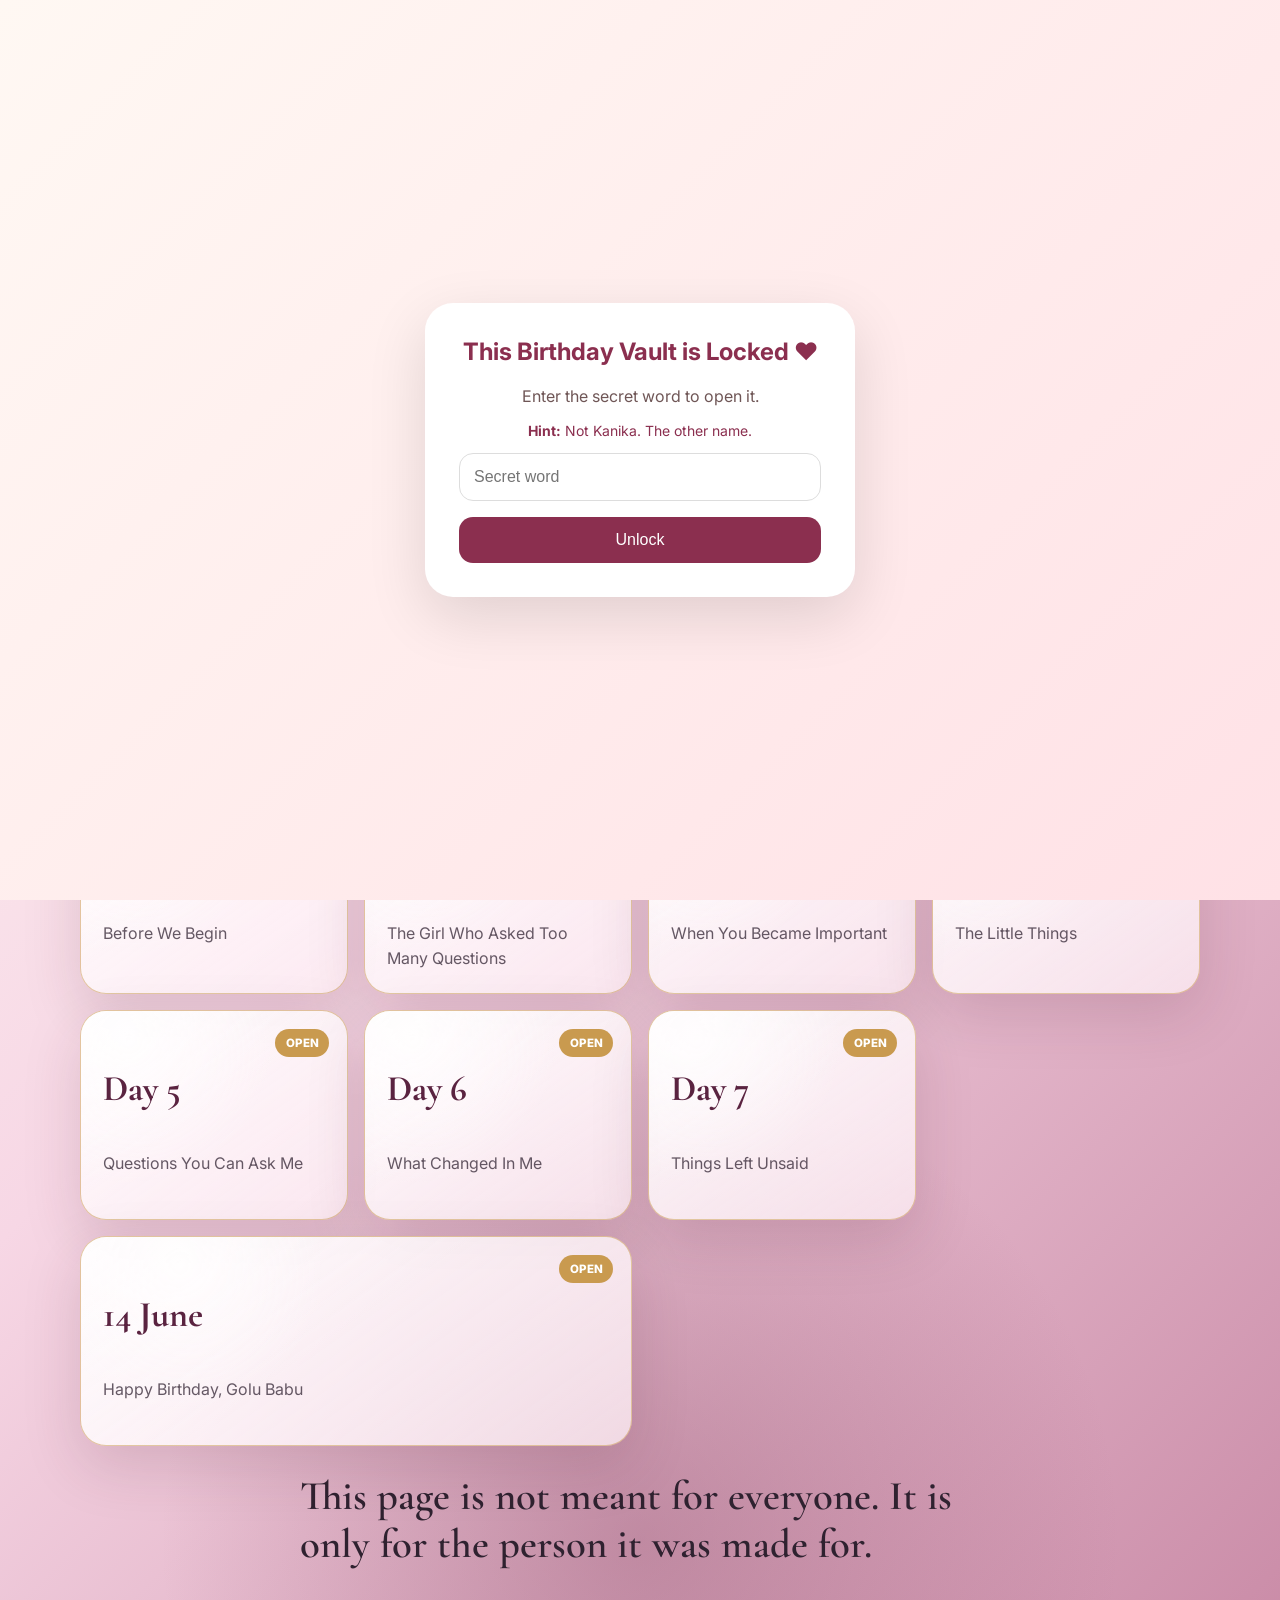
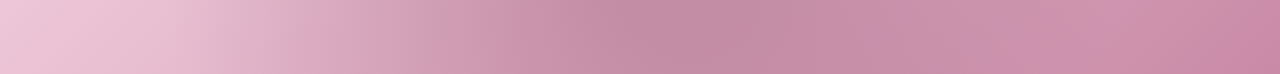
<file: index.html>
<!DOCTYPE html>
<html lang="en">
<head>
  <meta charset="UTF-8" />
  <meta name="viewport" content="width=device-width, initial-scale=1.0" />
  <title>For Golu Babu ❤️</title>

  <link rel="preconnect" href="https://fonts.googleapis.com">
  <link rel="preconnect" href="https://fonts.gstatic.com" crossorigin>
  <link href="https://fonts.googleapis.com/css2?family=Cormorant+Garamond:wght@500;600;700&family=Inter:wght@400;500;600&display=swap" rel="stylesheet">

  <link rel="stylesheet" href="style.css">
  <style>
    .love-card { cursor: pointer; }
    .home-note {
      max-width: 760px;
      margin: 22px auto 34px;
      padding: 22px;
      border-radius: 22px;
      background: rgba(255,255,255,.64);
      box-shadow: 0 18px 52px rgba(122, 38, 58, 0.12);
      text-align: center;
      line-height: 1.7;
      color: #4a3238;
    }
  </style>
</head>

<body>

  <div id="lockScreen" style="position:fixed; inset:0; background:linear-gradient(135deg,#fff8f3,#ffe1e6); z-index:9999; display:flex; align-items:center; justify-content:center; padding:24px;">
    <div style="max-width:430px; width:100%; background:white; border-radius:28px; padding:34px; text-align:center; box-shadow:0 20px 60px rgba(0,0,0,.12);">
      <h2 style="margin-top:0; color:#8b2f4f;">This Birthday Vault is Locked ❤️</h2>
      <p style="color:#6f5656;">Enter the secret word to open it.</p>
      <p style="font-size:14px; color:#8b2f4f;"><b>Hint:</b> Not Kanika. The other name.</p>
      <input id="passwordInput" type="password" placeholder="Secret word" style="width:100%; padding:14px; border-radius:14px; border:1px solid #ddd; font-size:16px;">
      <button onclick="unlockVault()" style="margin-top:16px; width:100%; padding:14px; border:0; border-radius:14px; background:#8b2f4f; color:white; font-size:16px; cursor:pointer;">Unlock</button>
      <p id="errorMsg" style="color:#8b2f4f; display:none;">Wrong word, Babbu. Try again ❤️</p>
    </div>
  </div>

  <div id="welcomePhoto" style="display:none; text-align:center; padding:32px 20px 10px;">
    <img src="WhatsApp%20Image%202026-06-06%20at%201.58.01%20PM.jpeg" alt="Golu Babu" style="max-width:360px; width:90%; border-radius:30px; box-shadow:0 22px 65px rgba(0,0,0,.18);">
    <h2 style="font-family:Georgia,serif; color:#8b2f4f; margin-top:20px; margin-bottom:8px;">Welcome, Golu Babu ❤️</h2>
    <p style="font-family:Georgia,serif; color:#6f5656;">One page. One day. One story at a time.</p>
  </div>

  <script>
    function openVault() {
      document.getElementById("lockScreen").style.display = "none";
      document.getElementById("welcomePhoto").style.display = "block";
    }
    function unlockVault() {
      const password = document.getElementById("passwordInput").value.trim().toLowerCase();
      if (password === "golu" || password === "golubabu" || password === "golu babu") openVault();
      else document.getElementById("errorMsg").style.display = "block";
    }
    window.addEventListener("DOMContentLoaded", function () {
      const input = document.getElementById("passwordInput");
      if (input) input.addEventListener("keypress", e => { if (e.key === "Enter") unlockVault(); });
    });
  </script>

  <div class="hearts" aria-hidden="true"></div>

  <main class="page-shell">
    <section class="hero" aria-labelledby="page-title">
      <p class="eyebrow">A Birthday Vault for Golu Babu</p>
      <h1 id="page-title">For Golu Babu ❤️</h1>
      <p class="message">Something special is coming.<br>Come back every day.<br>A new page unlocks daily until 14 June.</p>
      <div class="countdown" aria-label="Birthday countdown">
        <div class="time-card"><span id="days">00</span><small>Days</small></div>
        <div class="time-card"><span id="hours">00</span><small>Hours</small></div>
        <div class="time-card"><span id="minutes">00</span><small>Minutes</small></div>
        <div class="time-card"><span id="seconds">00</span><small>Seconds</small></div>
      </div>
    </section>

    <section class="home-note">
      This is not a normal countdown. Each page has one feeling, one memory, and one small piece of my heart. Open it slowly, Golu Babu.
    </section>

    <section class="cards-section" aria-label="Daily birthday cards">
      <div class="cards-grid" id="cardsGrid">
        <article class="love-card locked" data-day="1" data-unlock="06-07"><span class="lock">🔒</span><h2>Day 1</h2><p>Before We Begin</p></article>
        <article class="love-card locked" data-day="2" data-unlock="06-08"><span class="lock">🔒</span><h2>Day 2</h2><p>The Girl Who Asked Too Many Questions</p></article>
        <article class="love-card locked" data-day="3" data-unlock="06-09"><span class="lock">🔒</span><h2>Day 3</h2><p>When You Became Important</p></article>
        <article class="love-card locked" data-day="4" data-unlock="06-10"><span class="lock">🔒</span><h2>Day 4</h2><p>The Little Things</p></article>
        <article class="love-card locked" data-day="5" data-unlock="06-11"><span class="lock">🔒</span><h2>Day 5</h2><p>Questions You Can Ask Me</p></article>
        <article class="love-card locked" data-day="6" data-unlock="06-12"><span class="lock">🔒</span><h2>Day 6</h2><p>What Changed In Me</p></article>
        <article class="love-card locked" data-day="7" data-unlock="06-13"><span class="lock">🔒</span><h2>Day 7</h2><p>Things Left Unsaid</p></article>
        <article class="love-card locked birthday-card" data-day="8" data-unlock="06-14"><span class="lock">🔒</span><h2>14 June</h2><p>Happy Birthday, Golu Babu</p></article>
      </div>
    </section>

    <p class="message">This page is not meant for everyone. It is only for the person it was made for.</p>
  </main>
  <script src="script.js"></script>
</body>
</html>
</file>
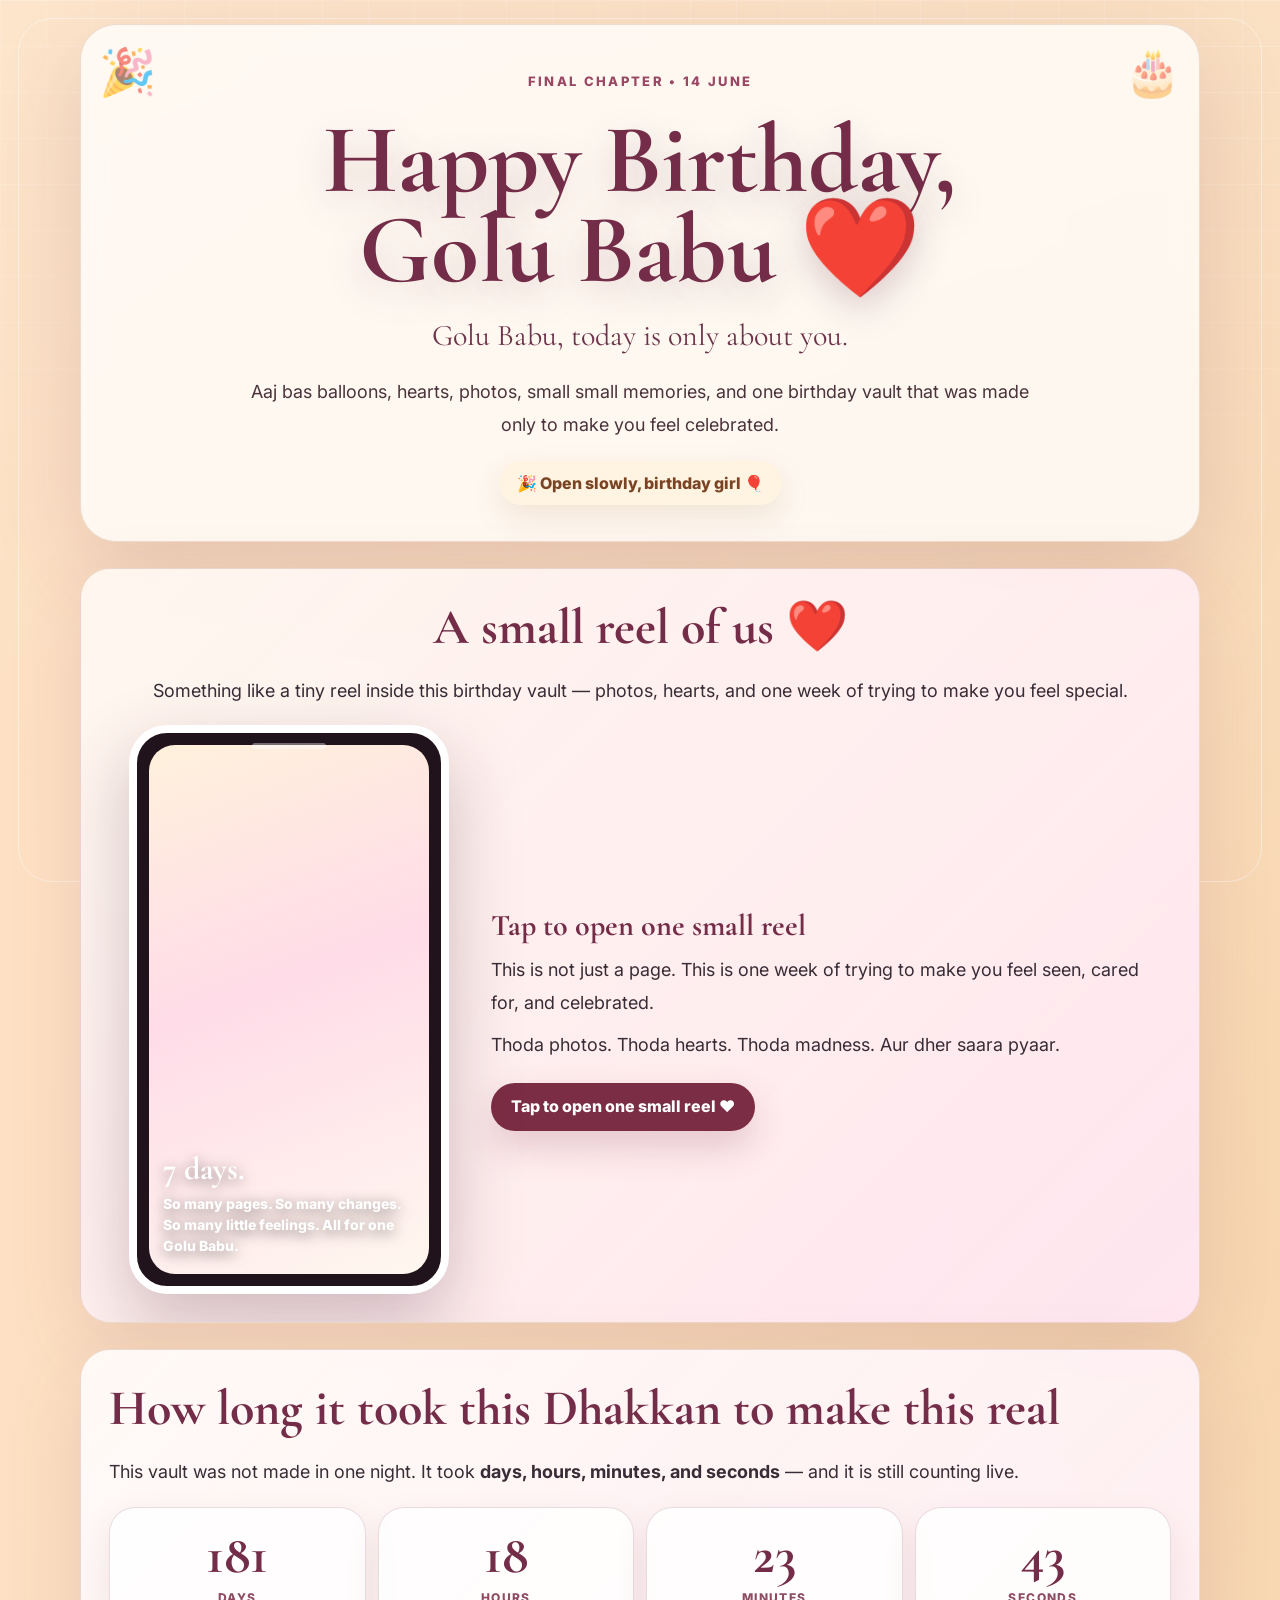
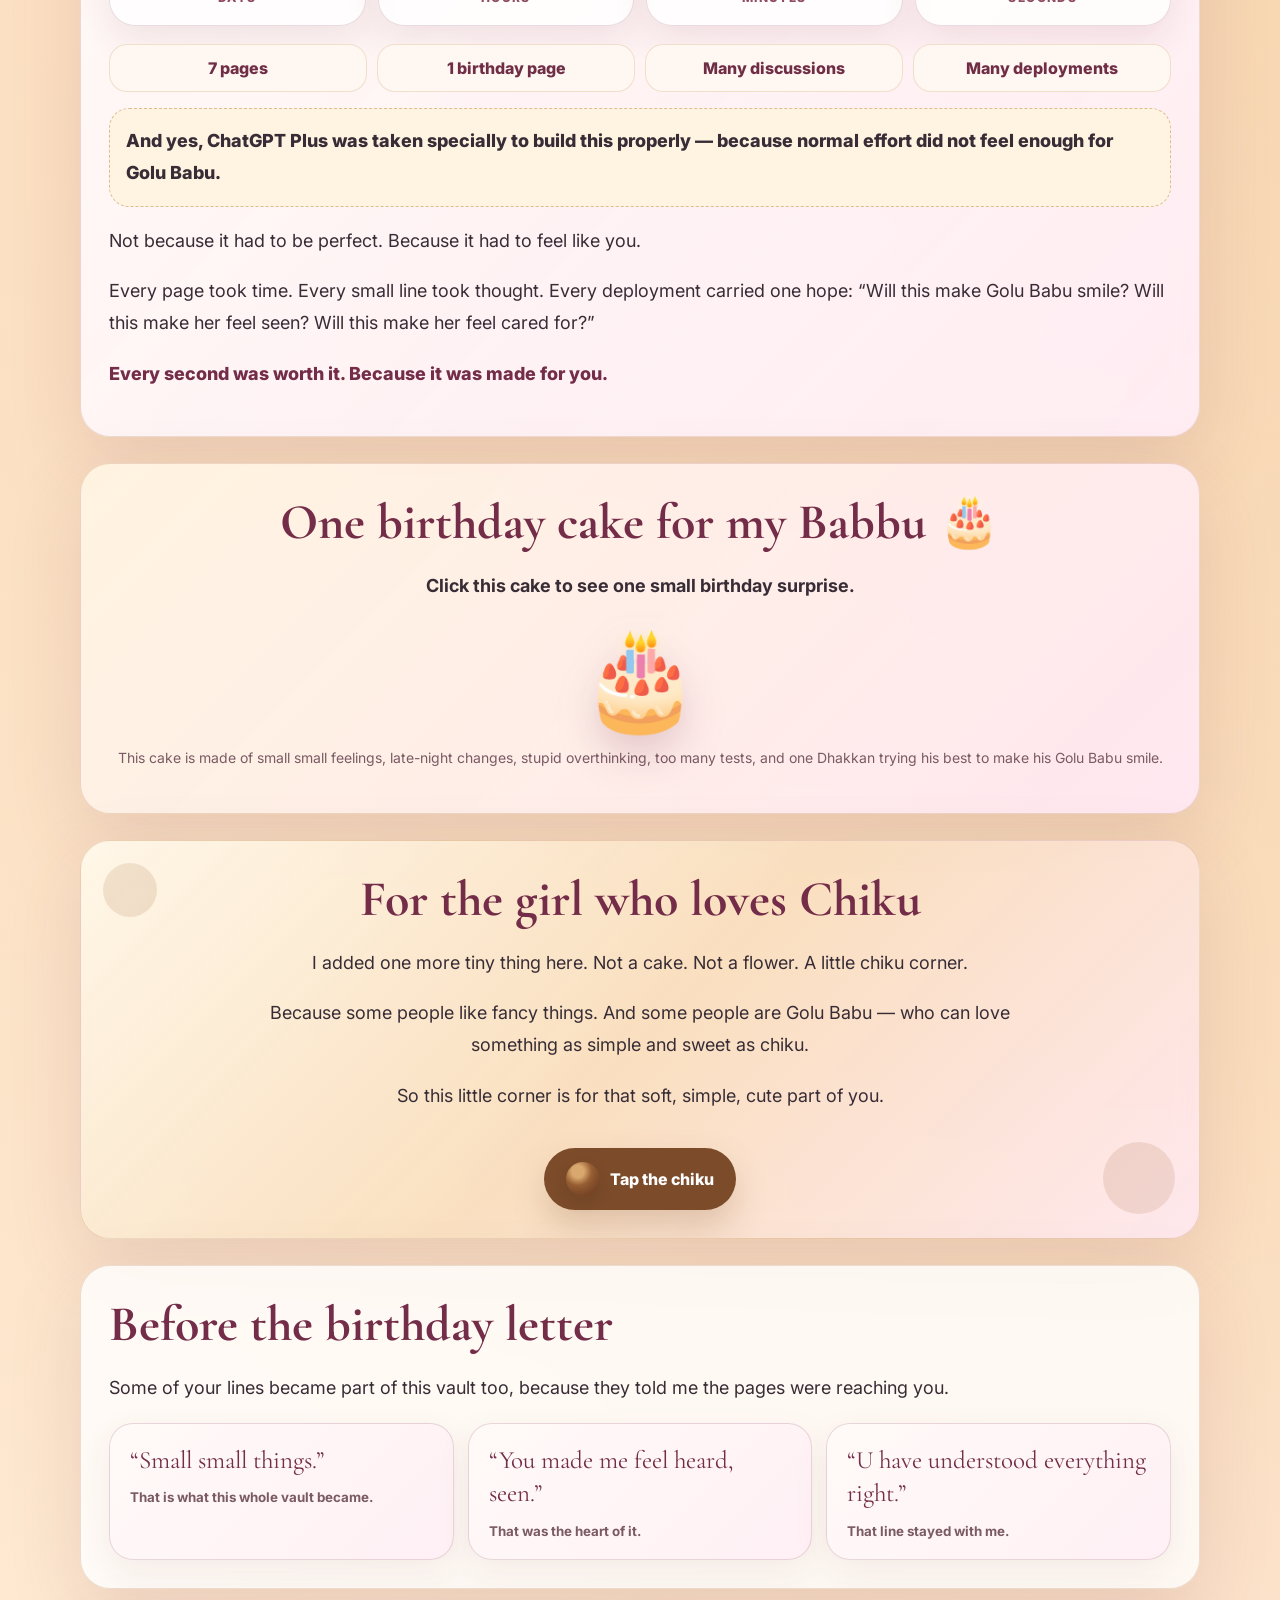
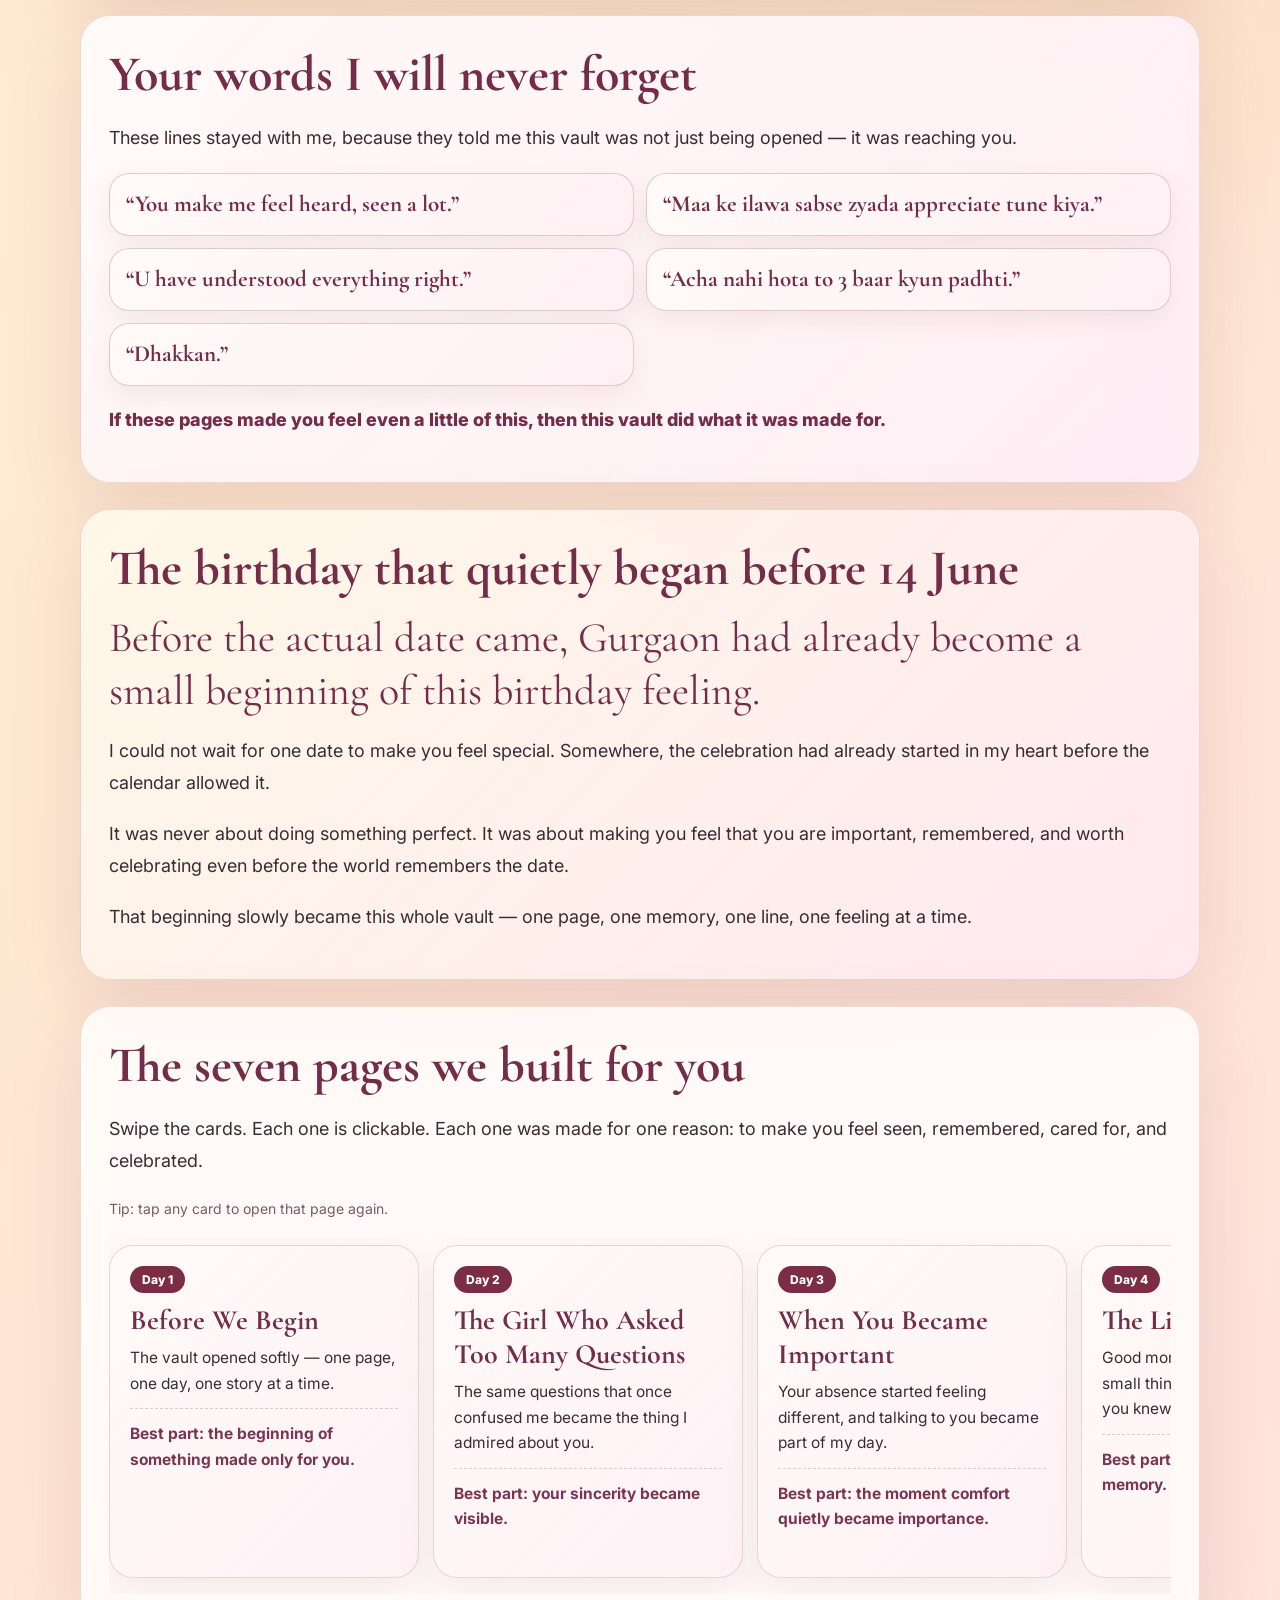
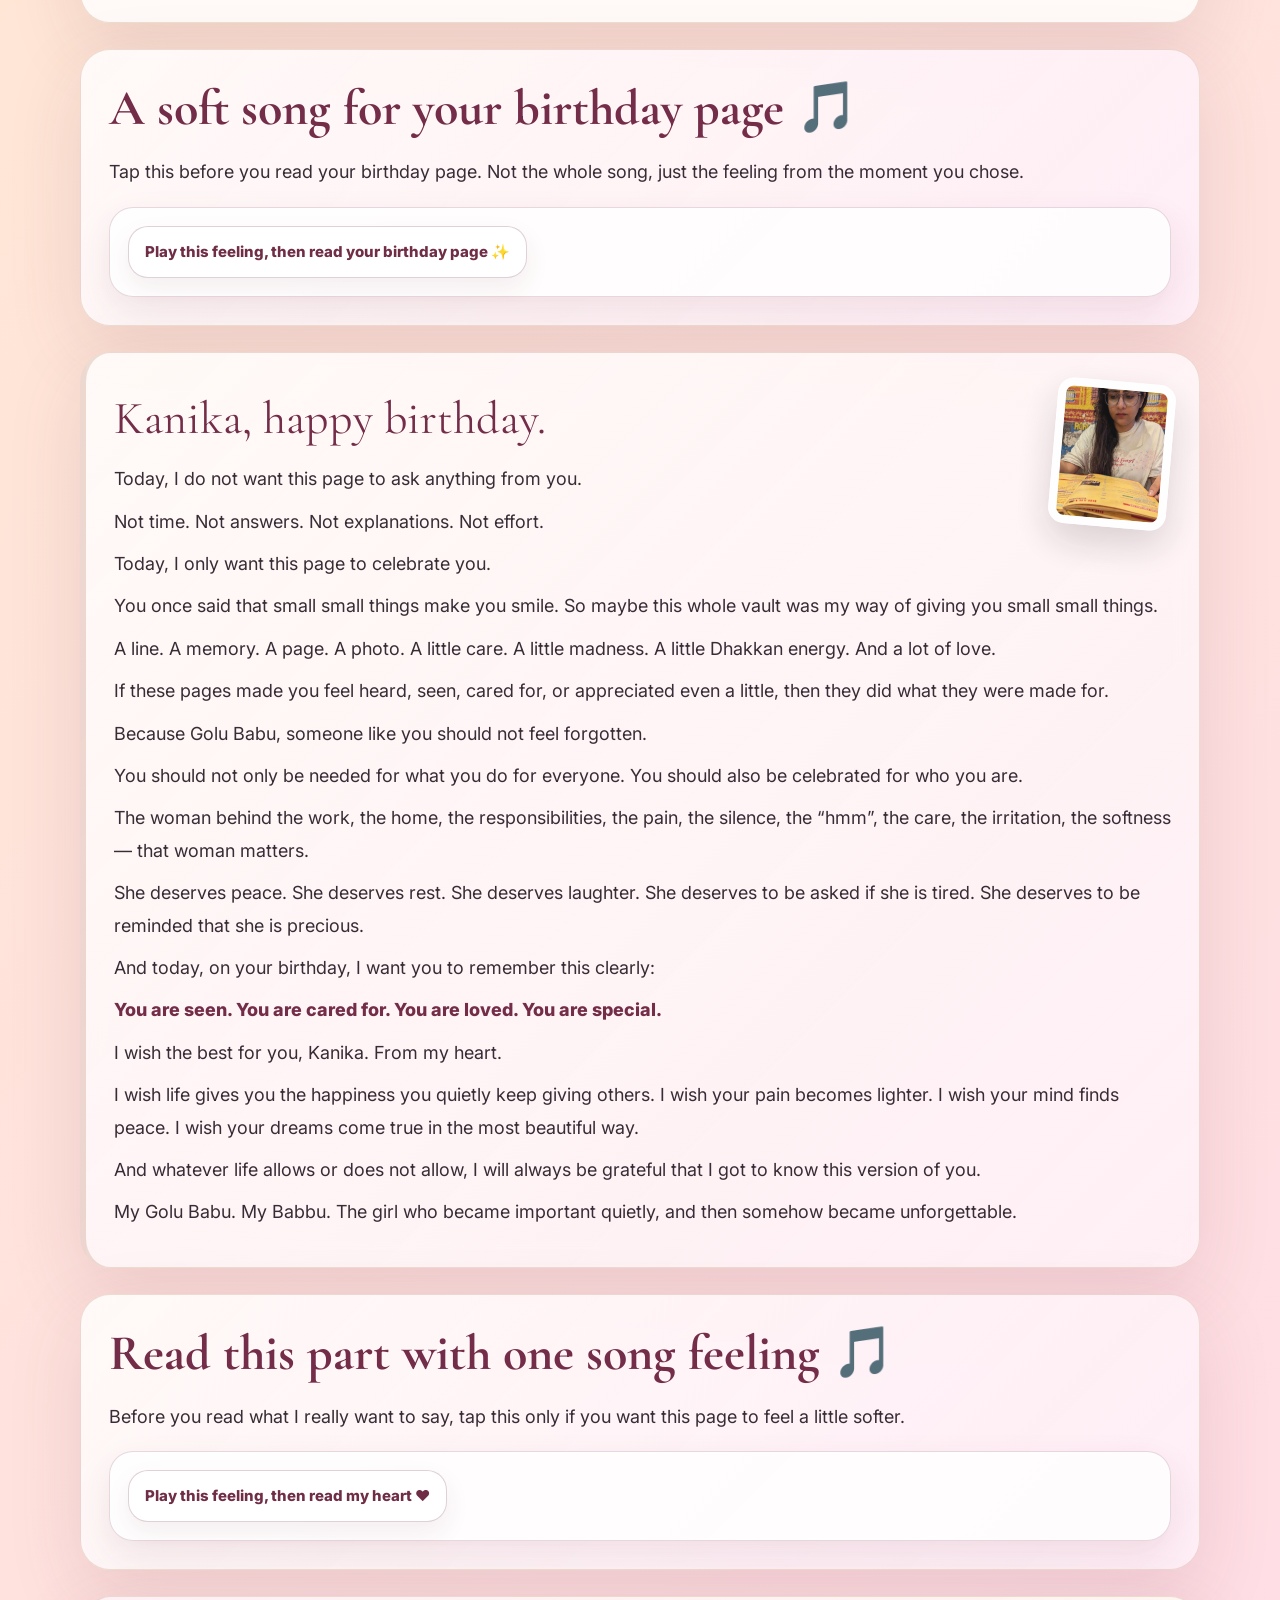
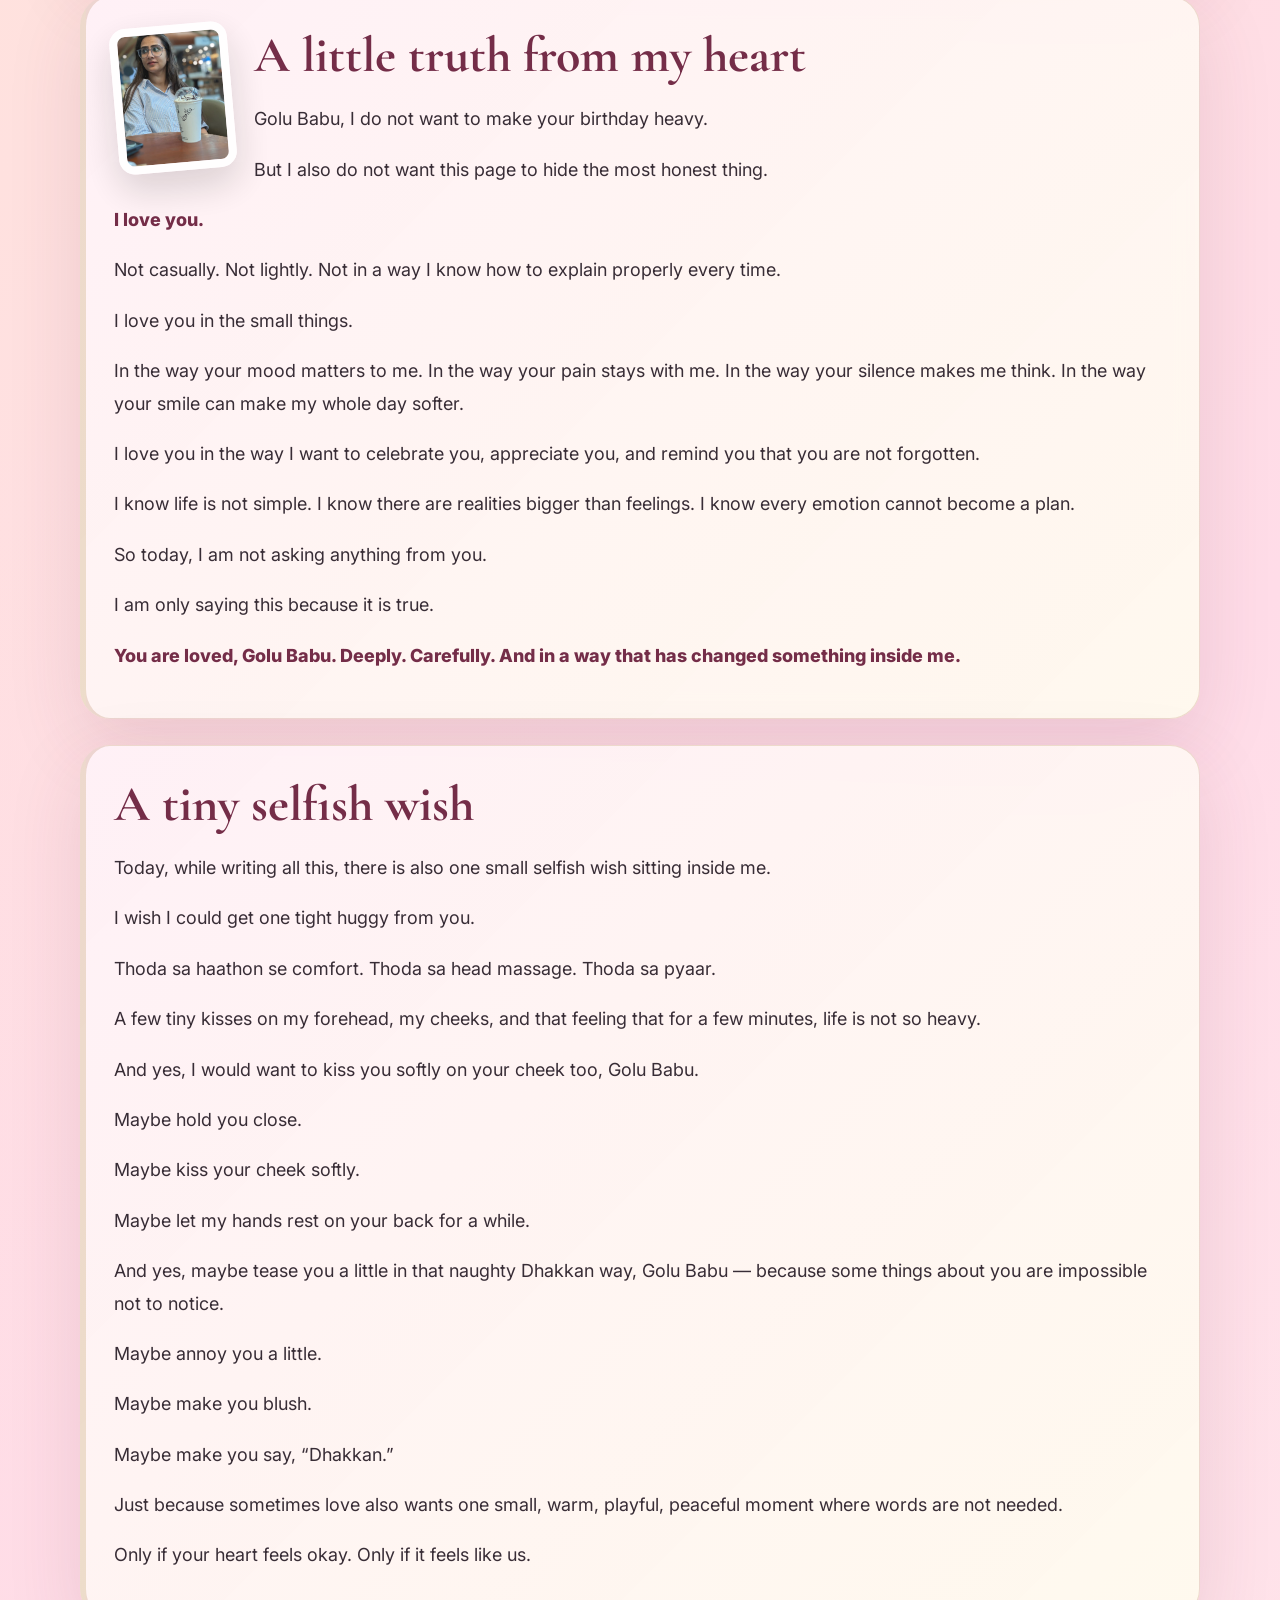
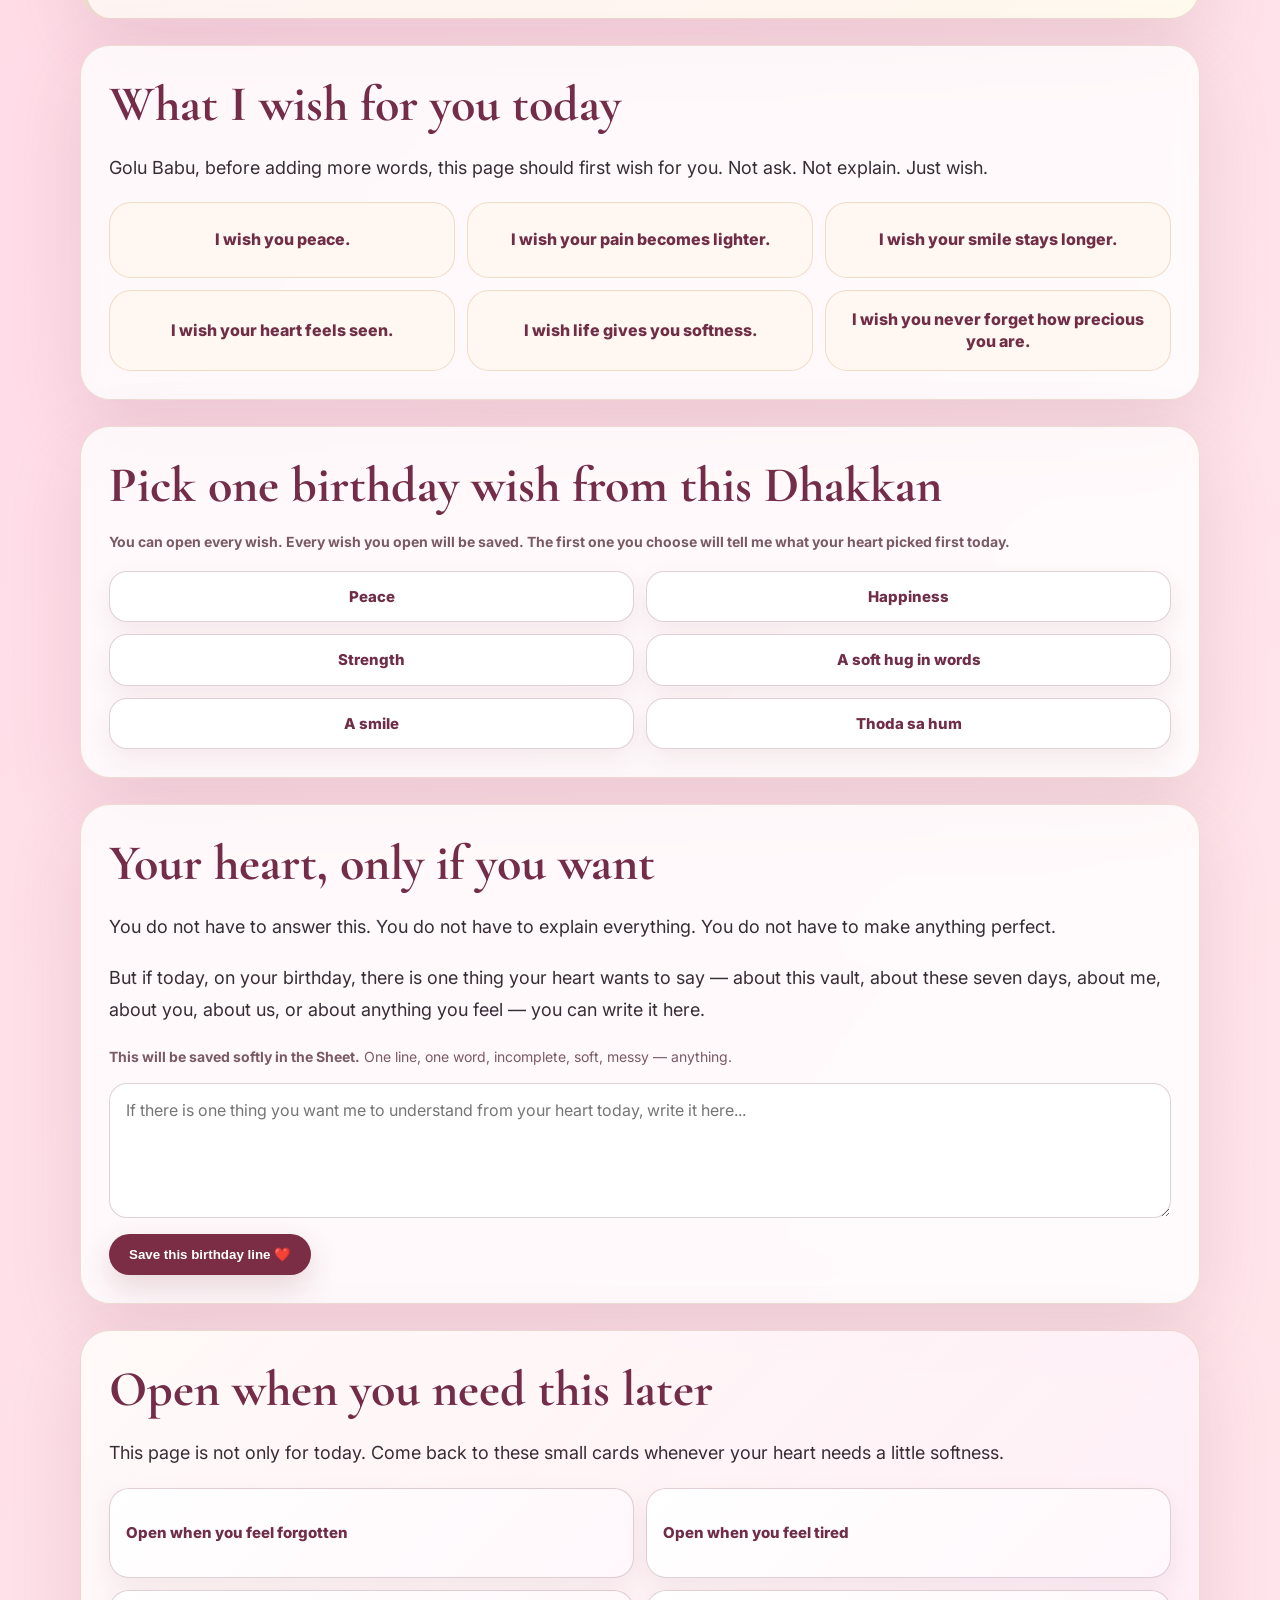
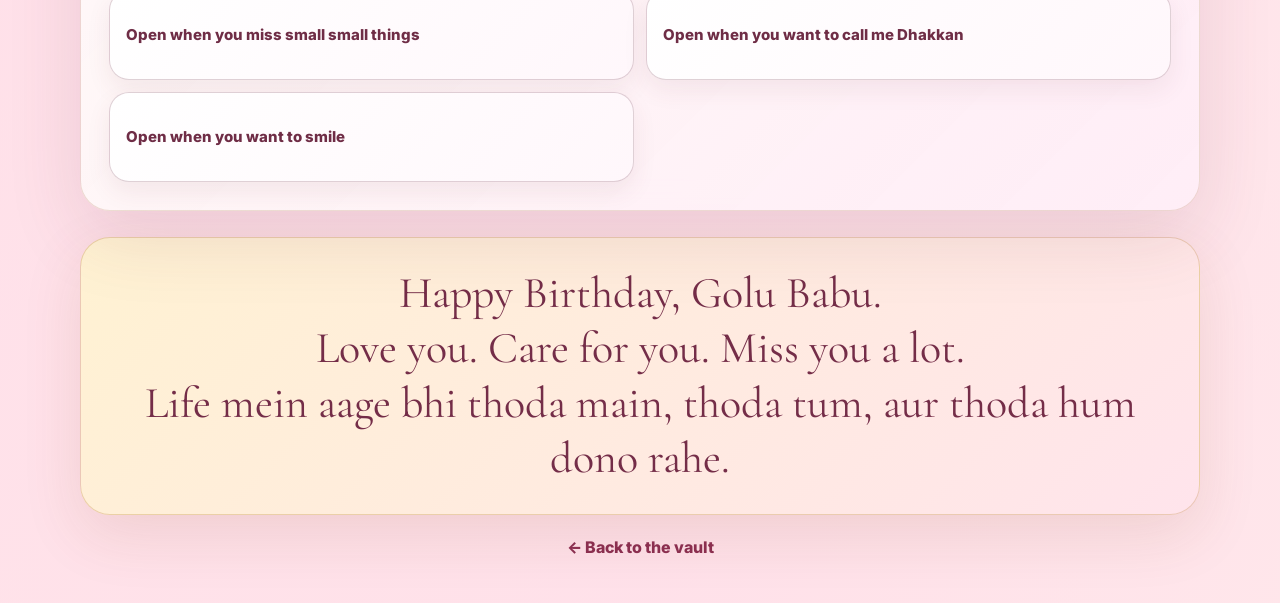
<file: birthday.html>
<!DOCTYPE html>
<html lang="en">
<head>
  <meta charset="UTF-8" />
  <meta name="viewport" content="width=device-width, initial-scale=1.0" />
  <title>Happy Birthday Golu Babu</title>
  <link rel="preconnect" href="https://fonts.googleapis.com">
  <link rel="preconnect" href="https://fonts.gstatic.com" crossorigin>
  <link href="https://fonts.googleapis.com/css2?family=Cormorant+Garamond:wght@500;600;700&family=Inter:wght@400;500;600;700;800&display=swap" rel="stylesheet">
  <link rel="stylesheet" href="style.css">
  <style>
    :root{--deep:#742d48;--ink:#382d36;--gold:#b87930;--line:rgba(126,60,84,.18)}
    *{box-sizing:border-box} html{scroll-behavior:smooth} body{min-height:100vh;margin:0;overflow-x:hidden;background:radial-gradient(circle at 12% 12%,rgba(255,217,225,.95),transparent 28%),radial-gradient(circle at 90% 9%,rgba(255,231,178,.9),transparent 26%),radial-gradient(circle at 50% 96%,rgba(224,232,255,.72),transparent 34%),linear-gradient(135deg,#fff7ee 0%,#ffe4ed 42%,#f7eaff 100%);color:var(--ink);font-family:Inter,sans-serif}
    .float-layer{position:fixed;inset:0;z-index:0;pointer-events:none;overflow:hidden}.drop{position:absolute;top:-80px;animation:drop linear infinite;filter:drop-shadow(0 12px 14px rgba(96,42,64,.16));opacity:.78}.balloon{font-size:36px}.heart-drop{font-size:46px}.confetti{font-size:22px}.d1{left:3%;animation-duration:11s;animation-delay:0s}.d2{left:10%;animation-duration:14s;animation-delay:2s}.d3{left:17%;animation-duration:12s;animation-delay:4s}.d4{left:24%;animation-duration:16s;animation-delay:1s}.d5{left:31%;animation-duration:13s;animation-delay:5s}.d6{left:39%;animation-duration:17s;animation-delay:3s}.d7{left:47%;animation-duration:12s;animation-delay:6s}.d8{left:55%;animation-duration:15s;animation-delay:2s}.d9{left:63%;animation-duration:13s;animation-delay:4s}.d10{left:71%;animation-duration:16s;animation-delay:0s}.d11{left:79%;animation-duration:12s;animation-delay:5s}.d12{left:87%;animation-duration:14s;animation-delay:2s}.d13{left:94%;animation-duration:11s;animation-delay:6s}.d14{left:6%;animation-duration:18s;animation-delay:7s}.d15{left:34%;animation-duration:19s;animation-delay:8s}.d16{left:67%;animation-duration:18s;animation-delay:7s}.d17{left:91%;animation-duration:20s;animation-delay:8s}.d18{left:15%;animation-duration:20s;animation-delay:9s}.d19{left:51%;animation-duration:18s;animation-delay:10s}.d20{left:76%;animation-duration:21s;animation-delay:9s}@keyframes drop{0%{transform:translateY(-90px) rotate(0deg);opacity:0}8%{opacity:.88}100%{transform:translateY(116vh) rotate(42deg);opacity:.06}}
    .birthday-shell{position:relative;z-index:1;width:min(1120px,calc(100% - 28px));margin:24px auto 46px}.hero{padding:48px 24px 36px;border-radius:36px;background:rgba(255,255,255,.76);border:1px solid rgba(255,255,255,.72);box-shadow:0 30px 90px rgba(112,48,72,.16);text-align:center;backdrop-filter:blur(14px);position:relative;overflow:hidden}.hero:before{content:"🎉";position:absolute;left:18px;top:18px;font-size:46px;opacity:.62;animation:bounce 1.8s ease-in-out infinite}.hero:after{content:"🎂";position:absolute;right:18px;top:18px;font-size:46px;opacity:.62;animation:bounce 2.1s ease-in-out infinite}@keyframes bounce{50%{transform:translateY(-8px) rotate(-8deg)}}.eyebrow{letter-spacing:.18em;text-transform:uppercase;color:#9a4764;font-weight:800;font-size:13px}.hero h1{font-family:'Cormorant Garamond',serif;font-size:clamp(50px,8vw,98px);line-height:.92;margin:12px 0;color:var(--deep)}.hero .sub{font-size:clamp(18px,3.8vw,30px);font-family:'Cormorant Garamond',serif;color:#6c334a;margin:10px auto 0;max-width:780px}.hero .note{max-width:810px;margin:22px auto 0;font-size:18px;line-height:1.8;color:#4a333b}.party-line{margin-top:20px;display:inline-flex;align-items:center;gap:8px;border-radius:999px;padding:12px 18px;background:#fff4e1;color:#7a4323;font-weight:800;box-shadow:0 12px 30px rgba(151,91,30,.12)}
    .section{margin-top:26px;padding:28px;border-radius:30px;background:rgba(255,255,255,.80);border:1px solid rgba(255,255,255,.72);box-shadow:0 24px 75px rgba(112,48,72,.13);backdrop-filter:blur(12px);overflow:hidden;position:relative}.section h2{font-family:'Cormorant Garamond',serif;font-size:clamp(32px,5vw,50px);color:var(--deep);margin:0 0 14px}.section h3{font-family:'Cormorant Garamond',serif;font-size:30px;color:var(--deep);margin:18px 0 8px}.section p{font-size:18px;line-height:1.8;color:var(--ink)}
    .photo-marquee{margin-top:18px;overflow:hidden;border-radius:28px;padding:12px;background:rgba(255,247,244,.72);border:1px solid var(--line)}.photo-track{display:flex;gap:12px;width:max-content;animation:scrollPhotos 62s linear infinite}.photo-track:hover{animation-play-state:paused}.photo-track img{width:175px;height:235px;object-fit:cover;object-position:center;transform:scale(1.03);border-radius:22px;background:#fffaf9;border:1px solid rgba(255,255,255,.8);box-shadow:0 14px 42px rgba(0,0,0,.13)}@keyframes scrollPhotos{to{transform:translateX(-50%)}}
    .counter-section{background:linear-gradient(135deg,rgba(255,250,248,.96),rgba(255,238,247,.92))}.time-bubbles{display:grid;grid-template-columns:repeat(4,minmax(0,1fr));gap:12px;margin:18px 0}.time-bubble{border-radius:26px;text-align:center;padding:20px 10px;background:rgba(255,255,255,.8);border:1px solid rgba(116,45,72,.16);box-shadow:0 14px 34px rgba(116,45,72,.10);animation:pulseGlow 2.4s ease-in-out infinite}.time-bubble:nth-child(2){animation-delay:.2s}.time-bubble:nth-child(3){animation-delay:.4s}.time-bubble:nth-child(4){animation-delay:.6s}.time-bubble b{display:block;font-family:'Cormorant Garamond',serif;font-size:clamp(34px,6vw,54px);line-height:1;color:#742d48}.time-bubble span{display:block;margin-top:8px;text-transform:uppercase;font-size:12px;letter-spacing:.12em;font-weight:800;color:#8e4b62}@keyframes pulseGlow{50%{transform:translateY(-4px);box-shadow:0 20px 45px rgba(116,45,72,.15)}}.mini-stats{display:grid;grid-template-columns:repeat(4,minmax(0,1fr));gap:10px;margin-top:16px}.mini-stat{border-radius:18px;background:#fff8f2;border:1px solid rgba(184,121,48,.20);padding:13px;text-align:center;font-weight:800;color:#6f2d46}.plus-line{margin-top:16px;padding:16px;border-radius:20px;background:#fff4e1;border:1px dashed rgba(184,121,48,.45);font-weight:800;color:#7a4323;line-height:1.7}
    .cake-section{background:linear-gradient(135deg,rgba(255,244,225,.96),rgba(255,232,243,.94));text-align:center}.cake-btn{border:0;background:transparent;font-size:98px;cursor:pointer;filter:drop-shadow(0 18px 20px rgba(116,45,72,.20));animation:cakeDance 1.7s ease-in-out infinite;margin:6px auto;display:block}.cake-btn:active{transform:scale(.96)}@keyframes cakeDance{50%{transform:translateY(-8px) rotate(-4deg)}}.cake-reveal{display:none;margin:18px auto 0;max-width:780px;padding:22px;border-radius:26px;background:rgba(255,255,255,.82);border:1px solid rgba(116,45,72,.18);box-shadow:0 16px 45px rgba(116,45,72,.12)}.cake-reveal.show{display:block;animation:popIn .45s ease}.cake-reveal h3{font-size:34px;margin-top:0}.our-polaroid{width:min(310px,90%);margin:18px auto 6px;padding:10px 10px 18px;background:#fff;border-radius:14px;box-shadow:0 18px 44px rgba(0,0,0,.17);transform:rotate(-2deg)}.our-polaroid img{width:100%;height:270px;object-fit:cover;border-radius:10px}.our-polaroid small{display:block;margin-top:10px;font-family:'Cormorant Garamond',serif;font-size:22px;color:#742d48}.pop-heart{position:fixed;z-index:10;font-size:26px;pointer-events:none;animation:floatPop 1.5s ease-out forwards}@keyframes floatPop{to{transform:translateY(-100px) scale(1.7);opacity:0}}@keyframes popIn{0%{transform:scale(.92);opacity:0}100%{transform:scale(1);opacity:1}}
    .quote-grid{display:grid;grid-template-columns:repeat(3,minmax(0,1fr));gap:14px;margin-top:18px}.quote-card{padding:20px;border-radius:24px;background:linear-gradient(135deg,#fffaf8,#fff0f5);border:1px solid var(--line);box-shadow:0 12px 34px rgba(111,45,70,.08)}.quote-card p{font-family:'Cormorant Garamond',serif;font-size:25px;line-height:1.35;color:#742d48;margin:0}.quote-card small{display:block;margin-top:12px;color:#7a5a64;font-weight:700}
    .recap-scroll{display:flex;gap:14px;overflow-x:auto;padding:8px 2px 16px;scroll-snap-type:x mandatory;margin-top:16px}.recap-card{flex:0 0 310px;scroll-snap-align:start;display:block;text-decoration:none;color:inherit;padding:20px;border-radius:24px;background:linear-gradient(135deg,rgba(255,250,247,.98),rgba(255,240,246,.92));border:1px solid var(--line);box-shadow:0 12px 36px rgba(111,45,70,.08);transition:transform .18s ease,box-shadow .18s ease}.recap-card:hover{transform:translateY(-3px);box-shadow:0 18px 46px rgba(111,45,70,.14)}.recap-card span{display:inline-flex;background:#7b2d45;color:#fff;border-radius:999px;padding:6px 12px;font-size:12px;font-weight:800;margin-bottom:10px}.recap-card h3{font-size:28px;margin:0 0 8px}.recap-card p{font-size:15.5px;line-height:1.65;margin:0}.best{margin-top:12px!important;padding-top:12px;border-top:1px dashed rgba(116,45,72,.22);font-weight:700;color:#7a3551!important}.tap-note{font-size:14px!important;color:#7a5a64!important;margin-top:8px!important}
    .letter{background:linear-gradient(135deg,rgba(255,250,248,.96),rgba(255,241,247,.88));border-left:6px solid rgba(116,45,72,.55)}.letter p{margin:10px 0}.letter .big{font-family:'Cormorant Garamond',serif;font-size:clamp(28px,5vw,46px);line-height:1.18;color:#742d48;margin-bottom:18px}.love-letter{background:linear-gradient(135deg,rgba(255,241,247,.96),rgba(255,250,238,.94));border-left:6px solid rgba(184,121,48,.55)}.soft-line{font-weight:800;color:#742d48}.wish-grid{display:grid;grid-template-columns:repeat(3,minmax(0,1fr));gap:12px;margin-top:18px}.wish{padding:18px;border-radius:22px;background:#fff8f2;border:1px solid rgba(184,121,48,.22);font-weight:800;color:#6f2d46;text-align:center;min-height:76px;display:flex;align-items:center;justify-content:center;line-height:1.35}.gurgaon{background:linear-gradient(135deg,rgba(255,248,232,.96),rgba(255,233,242,.90));border:1px solid rgba(184,121,48,.30)}.gurgaon .memory-line{font-family:'Cormorant Garamond',serif;font-size:clamp(26px,4.5vw,42px);line-height:1.25;color:#742d48;margin:8px 0 18px}.floating-photo{position:absolute;right:22px;bottom:18px;width:118px;height:146px;object-fit:cover;border:8px solid white;border-radius:16px;box-shadow:0 16px 38px rgba(0,0,0,.16);transform:rotate(5deg);opacity:.92}.floating-photo.left{left:20px;right:auto;transform:rotate(-5deg)}
    .birthday-choice-grid{display:grid;grid-template-columns:repeat(2,minmax(0,1fr));gap:12px;margin-top:16px}.wish-btn{border:1px solid rgba(111,45,70,.22);background:white;color:#6f2d46;border-radius:18px;padding:15px 14px;font:800 15px/1.3 Inter,sans-serif;cursor:pointer;box-shadow:0 10px 24px rgba(111,45,70,.08)}.wish-btn.selected{background:#7b2d45;color:#fff}.birthday-reveal{display:none;margin-top:16px;padding:18px;border-radius:18px;background:#fff9f6;border:1px solid var(--line);font-size:17px;line-height:1.7}.heart-box textarea{width:100%;min-height:135px;border:1px solid rgba(111,45,70,.22);border-radius:18px;padding:16px;font-size:16px;font-family:Inter,sans-serif;background:#fff;box-sizing:border-box;resize:vertical;color:#3d3030}.submit-btn{margin-top:12px;border:0;border-radius:999px;background:#7b2d45;color:#fff;padding:13px 20px;font-weight:800;cursor:pointer;box-shadow:0 12px 30px rgba(123,45,69,.18)}.saved-note{display:none;margin-top:12px;color:#6f2d46;font-weight:800}
    .final{margin-top:26px;padding:28px;border-radius:30px;text-align:center;background:linear-gradient(135deg,#fff2d2,#ffe4ec);border:1px solid rgba(184,121,48,.28);box-shadow:0 20px 60px rgba(132,67,35,.12)}.final p{font-family:'Cormorant Garamond',serif;font-size:clamp(28px,5vw,44px);line-height:1.25;color:#742d48;margin:0}.back{display:inline-block;margin-top:22px;color:#8b2f4f;text-decoration:none;font-weight:800}.link-row{text-align:center}
    @media(max-width:760px){.birthday-shell{width:min(100% - 18px,1120px);margin:12px auto 34px}.hero{padding:36px 14px 30px;border-radius:28px}.hero:before,.hero:after{font-size:30px}.hero .note,.section p{font-size:16px}.section{padding:20px;border-radius:26px}.photo-track img{width:132px;height:178px;border-radius:18px}.recap-card{flex-basis:84%;padding:18px}.wish-grid,.quote-grid,.birthday-choice-grid,.time-bubbles,.mini-stats{grid-template-columns:1fr 1fr}.balloon{font-size:30px}.heart-drop{font-size:44px}.confetti{font-size:18px}.party-line{font-size:14px;padding:10px 13px}.submit-btn{width:100%}.cake-btn{font-size:78px}.floating-photo{position:relative;width:120px;height:140px;right:auto;bottom:auto;margin:12px auto 0;display:block}.our-polaroid img{height:240px}}
    @media(max-width:420px){.hero h1{font-size:50px}.heart-drop{font-size:40px}.balloon{font-size:28px}.recap-card{flex-basis:88%}.time-bubbles,.mini-stats{grid-template-columns:1fr 1fr}.time-bubble{padding:16px 8px}}
  </style>
</head>
<body>
  <div class="float-layer" aria-hidden="true"><span class="drop balloon d1">🎈</span><span class="drop heart-drop d2">❤️</span><span class="drop confetti d3">🎉</span><span class="drop heart-drop d4">💗</span><span class="drop balloon d5">🎈</span><span class="drop confetti d6">🎊</span><span class="drop heart-drop d7">❤️</span><span class="drop balloon d8">🎈</span><span class="drop confetti d9">✨</span><span class="drop heart-drop d10">💛</span><span class="drop balloon d11">🎈</span><span class="drop confetti d12">🎂</span><span class="drop heart-drop d13">🫶</span><span class="drop heart-drop d14">❤️</span><span class="drop heart-drop d15">💗</span><span class="drop balloon d16">🎈</span><span class="drop confetti d17">🎁</span><span class="drop heart-drop d18">💖</span><span class="drop balloon d19">🎈</span><span class="drop heart-drop d20">❤️</span></div>
  <main class="birthday-shell">
    <section class="hero"><p class="eyebrow">Final Chapter • 14 June</p><h1>Happy Birthday,<br>Golu Babu ❤️</h1><p class="sub">Golu Babu, today is only about you.</p><p class="note">Aaj bas balloons, hearts, photos, small small memories, and one birthday vault that was made only to make you feel celebrated.</p><div class="party-line">🎉 Open slowly, birthday girl 🎈</div></section>

    <section class="section"><h2>Photo memory reel</h2><p>All the photos together, moving like small small memories. Pause anywhere, smile anywhere, and remember that today you are being celebrated.</p><div class="photo-marquee"><div class="photo-track">
      <img src="photos/day%201%20(1).jpeg" onerror="this.remove()" alt="memory"><img src="photos/day%201%20(2).jpeg" onerror="this.remove()" alt="memory"><img src="photos/day%201%20(3).jpeg" onerror="this.remove()" alt="memory"><img src="photos/day%201%20(4).jpeg" onerror="this.remove()" alt="memory"><img src="photos/day%201%20(5).jpeg" onerror="this.remove()" alt="memory"><img src="photos/day%201%20(6).jpeg" onerror="this.remove()" alt="memory"><img src="photos/day%201%20(7).jpeg" onerror="this.remove()" alt="memory"><img src="photos/day%201%20(8).jpeg" onerror="this.remove()" alt="memory"><img src="photos/day%201%20(9).jpeg" onerror="this.remove()" alt="memory"><img src="photos/day%201%20(10).jpeg" onerror="this.remove()" alt="memory"><img src="photos/day%201%20(11).jpeg" onerror="this.remove()" alt="memory"><img src="photos/day%201%20(12).jpeg" onerror="this.remove()" alt="memory"><img src="photos/day%201%20(13).jpeg" onerror="this.remove()" alt="memory"><img src="photos/day%201%20(14).jpeg" onerror="this.remove()" alt="memory"><img src="photos/day%201%20(15).jpeg" onerror="this.remove()" alt="memory"><img src="photos/day%201%20(16).jpeg" onerror="this.remove()" alt="memory"><img src="photos/day%201%20(17).jpeg" onerror="this.remove()" alt="memory"><img src="photos/day%201%20(18).jpeg" onerror="this.remove()" alt="memory"><img src="photos/day%201%20(19).jpeg" onerror="this.remove()" alt="memory"><img src="photos/day%201%20(20).jpeg" onerror="this.remove()" alt="memory"><img src="photos/day%201%20(21).jpeg" onerror="this.remove()" alt="memory"><img src="photos/day%201%20(22).jpeg" onerror="this.remove()" alt="memory"><img src="photos/day%201%20(23).jpeg" onerror="this.remove()" alt="memory"><img src="photos/day%201%20(24).jpeg" onerror="this.remove()" alt="memory"><img src="photos/day%201%20(1).jpeg" onerror="this.remove()" alt="memory"><img src="photos/day%201%20(2).jpeg" onerror="this.remove()" alt="memory"><img src="photos/day%201%20(3).jpeg" onerror="this.remove()" alt="memory"><img src="photos/day%201%20(4).jpeg" onerror="this.remove()" alt="memory"><img src="photos/day%201%20(5).jpeg" onerror="this.remove()" alt="memory"><img src="photos/day%201%20(6).jpeg" onerror="this.remove()" alt="memory"><img src="photos/day%201%20(7).jpeg" onerror="this.remove()" alt="memory"><img src="photos/day%201%20(8).jpeg" onerror="this.remove()" alt="memory"><img src="photos/day%201%20(9).jpeg" onerror="this.remove()" alt="memory"><img src="photos/day%201%20(10).jpeg" onerror="this.remove()" alt="memory"><img src="photos/day%201%20(11).jpeg" onerror="this.remove()" alt="memory"><img src="photos/day%201%20(12).jpeg" onerror="this.remove()" alt="memory">
    </div></div></section>

    <section class="section counter-section"><h2>How long it took this Dhakkan to make this real</h2><p>This vault was not made in one night. It took <b>days, hours, minutes, and seconds</b> — and it is still counting live.</p><div class="time-bubbles"><div class="time-bubble"><b id="daysBox">0</b><span>Days</span></div><div class="time-bubble"><b id="hoursBox">0</b><span>Hours</span></div><div class="time-bubble"><b id="minutesBox">0</b><span>Minutes</span></div><div class="time-bubble"><b id="secondsBox">0</b><span>Seconds</span></div></div><div class="mini-stats"><div class="mini-stat">7 pages</div><div class="mini-stat">1 birthday page</div><div class="mini-stat">Many discussions</div><div class="mini-stat">Many deployments</div></div><p class="plus-line">And yes, ChatGPT Plus was taken specially to build this properly — because normal effort did not feel enough for Golu Babu.</p><p>Not because it had to be perfect. Because it had to feel like you.</p><p>Every page took time. Every small line took thought. Every deployment carried one hope: “Will this make Golu Babu smile? Will this make her feel seen? Will this make her feel cared for?”</p><p><span class="soft-line">Every second was worth it. Because it was made for you.</span></p></section>

    <section class="section cake-section"><h2>One birthday cake for my Babbu 🎂</h2><p><b>Click this cake to see one small birthday surprise.</b></p><button class="cake-btn" type="button" onclick="revealCake(event)" aria-label="Click birthday cake">🎂</button><p class="tap-note">This cake is made of small small feelings, late-night changes, stupid overthinking, too many tests, and one Dhakkan trying his best to make his Golu Babu smile.</p><div class="cake-reveal" id="cakeReveal"><h3>Happy Birthday, mera Babbu Golu Babu ❤️</h3><p>Dher saara pyaar.</p><p>Dher saari care.</p><p>Dher saari happiness.</p><p>Dher saari softness.</p><p>Dher saari chhoti chhoti smiles.</p><p>Aaj ka din sirf tumhara hai.</p><div class="our-polaroid"><img src="photos/day%201%20(1).jpeg" onerror="this.closest('.our-polaroid').remove()" alt="us"><small>Thoda main, thoda tum, thoda hum dono.</small></div></div></section>

    <section class="section"><h2>Before the birthday letter</h2><p>Some of your lines became part of this vault too, because they told me the pages were reaching you.</p><div class="quote-grid"><div class="quote-card"><p>“Small small things.”</p><small>That is what this whole vault became.</small></div><div class="quote-card"><p>“You made me feel heard, seen.”</p><small>That was the heart of it.</small></div><div class="quote-card"><p>“U have understood everything right.”</p><small>That line stayed with me.</small></div></div></section>

    <section class="section gurgaon"><h2>The birthday that quietly began before 14 June</h2><p class="memory-line">Before the actual date came, Gurgaon had already become a small beginning of this birthday feeling.</p><p>I could not wait for one date to make you feel special. Somewhere, the celebration had already started in my heart before the calendar allowed it.</p><p>It was never about doing something perfect. It was about making you feel that you are important, remembered, and worth celebrating even before the world remembers the date.</p><p>That beginning slowly became this whole vault — one page, one memory, one line, one feeling at a time.</p></section>

    <section class="section"><h2>The seven pages we built for you</h2><p>Swipe the cards. Each one is clickable. Each one was made for one reason: to make you feel seen, remembered, cared for, and celebrated.</p><p class="tap-note">Tip: tap any card to open that page again.</p><div class="recap-scroll"><a class="recap-card" href="day1.html"><span>Day 1</span><h3>Before We Begin</h3><p>The vault opened softly — one page, one day, one story at a time.</p><p class="best">Best part: the beginning of something made only for you.</p></a><a class="recap-card" href="day2.html"><span>Day 2</span><h3>The Girl Who Asked Too Many Questions</h3><p>The same questions that once confused me became the thing I admired about you.</p><p class="best">Best part: your sincerity became visible.</p></a><a class="recap-card" href="day3.html"><span>Day 3</span><h3>When You Became Important</h3><p>Your absence started feeling different, and talking to you became part of my day.</p><p class="best">Best part: the moment comfort quietly became importance.</p></a><a class="recap-card" href="day4.html"><span>Day 4</span><h3>The Little Things</h3><p>Good mornings, calls, care, and the small things that stayed longer than you knew.</p><p class="best">Best part: small care became big memory.</p></a><a class="recap-card" href="day5.html"><span>Day 5</span><h3>The Dhakkan Files</h3><p>You read it again and again, called me Dhakkan, and somehow made the page even more ours.</p><p class="best">Best part: pain, fun, and care sat on the same page.</p></a><a class="recap-card" href="day6.html"><span>Day 6</span><h3>The Place Where You Don't Have To Hide</h3><p>You felt heard, seen, and cared for — exactly what that page was made for.</p><p class="best">Best part: you said you felt appreciated and seen.</p></a><a class="recap-card" href="day7.html"><span>Day 7</span><h3>The Things We Fight About</h3><p>Pain, expectation, silence, care, and thoda sa hum came together honestly.</p><p class="best">Best part: you understood my emotions, and I understood your silence better.</p></a></div></section>

    <section class="section letter"><img class="floating-photo" src="photos/day%201%20(2).jpeg" onerror="this.remove()" alt="memory"><p class="big">Kanika, happy birthday.</p><p>Today, I do not want this page to ask anything from you.</p><p>Not time. Not answers. Not explanations. Not effort.</p><p>Today, I only want this page to celebrate you.</p><p>You once said that small small things make you smile. So maybe this whole vault was my way of giving you small small things.</p><p>A line. A memory. A page. A photo. A little care. A little madness. A little Dhakkan energy. And a lot of love.</p><p>If these pages made you feel heard, seen, cared for, or appreciated even a little, then they did what they were made for.</p><p>Because Golu Babu, someone like you should not feel forgotten.</p><p>You should not only be needed for what you do for everyone. You should also be celebrated for who you are.</p><p>The woman behind the work, the home, the responsibilities, the pain, the silence, the “hmm”, the care, the irritation, the softness — that woman matters.</p><p>She deserves peace. She deserves rest. She deserves laughter. She deserves to be asked if she is tired. She deserves to be reminded that she is precious.</p><p>And today, on your birthday, I want you to remember this clearly:</p><p><span class="soft-line">You are seen. You are cared for. You are loved. You are special.</span></p><p>I wish the best for you, Kanika. From my heart.</p><p>I wish life gives you the happiness you quietly keep giving others. I wish your pain becomes lighter. I wish your mind finds peace. I wish your dreams come true in the most beautiful way.</p><p>And whatever life allows or does not allow, I will always be grateful that I got to know this version of you.</p><p>My Golu Babu. My Babbu. The girl who became important quietly, and then somehow became unforgettable.</p></section>

    <section class="section love-letter"><img class="floating-photo left" src="photos/day%201%20(3).jpeg" onerror="this.remove()" alt="memory"><h2>A little truth from my heart</h2><p>Golu Babu, I do not want to make your birthday heavy.</p><p>But I also do not want this page to hide the most honest thing.</p><p><span class="soft-line">I love you.</span></p><p>Not casually. Not lightly. Not in a way I know how to explain properly every time.</p><p>I love you in the small things.</p><p>In the way your mood matters to me. In the way your pain stays with me. In the way your silence makes me think. In the way your smile can make my whole day softer.</p><p>I love you in the way I want to celebrate you, appreciate you, and remind you that you are not forgotten.</p><p>I know life is not simple. I know there are realities bigger than feelings. I know every emotion cannot become a plan.</p><p>So today, I am not asking anything from you.</p><p>I am only saying this because it is true.</p><p><span class="soft-line">You are loved, Golu Babu. Deeply. Carefully. And in a way that has changed something inside me.</span></p></section>

    <section class="section love-letter"><h2>A tiny selfish wish</h2><p>Today, while writing all this, there is also one small selfish wish sitting inside me.</p><p>I wish I could get one tight huggy from you.</p><p>Thoda sa haathon se comfort. Thoda sa head massage. Thoda sa pyaar.</p><p>A few tiny kisses on my forehead, my cheeks, and that feeling that for a few minutes, life is not so heavy.</p><p>And yes, I would want to kiss you softly on your cheek too, Golu Babu.</p><p>Maybe hold you close.</p><p>Maybe kiss your cheek softly.</p><p>Maybe let my hands rest on your back for a while.</p><p>And yes, maybe tease you a little in that naughty Dhakkan way, Golu Babu — because some things about you are impossible not to notice.</p><p>Maybe annoy you a little.</p><p>Maybe make you blush.</p><p>Maybe make you say, “Dhakkan.”</p><p>Just because sometimes love also wants one small, warm, playful, peaceful moment where words are not needed.</p><p>Only if your heart feels okay. Only if it feels like us.</p></section>

    <section class="section"><h2>What I wish for you today</h2><p>Golu Babu, before adding more words, this page should first wish for you. Not ask. Not explain. Just wish.</p><div class="wish-grid"><div class="wish">I wish you peace.</div><div class="wish">I wish your pain becomes lighter.</div><div class="wish">I wish your smile stays longer.</div><div class="wish">I wish your heart feels seen.</div><div class="wish">I wish life gives you softness.</div><div class="wish">I wish you never forget how precious you are.</div></div></section>

    <section class="section"><h2>Pick one birthday wish from this Dhakkan</h2><p class="tap-note"><b>You can open every wish. Every wish you open will be saved. The first one you choose will tell me what your heart picked first today.</b></p><div class="birthday-choice-grid"><button class="wish-btn" type="button" onclick="pickBirthdayWish(this,'Peace','I wish you the kind of peace that does not ask you to decide everything at once. Just breathe today, Golu Babu.')">Peace</button><button class="wish-btn" type="button" onclick="pickBirthdayWish(this,'Happiness','I wish happiness comes to you in small small ways today — one smile, one message, one moment, one soft breath at a time.')">Happiness</button><button class="wish-btn" type="button" onclick="pickBirthdayWish(this,'Strength','I wish you strength, but also rest from always having to be strong.')">Strength</button><button class="wish-btn" type="button" onclick="pickBirthdayWish(this,'A soft hug in words','Imagine the softest hug in words today — no questions, no pressure, only warmth.')">A soft hug in words</button><button class="wish-btn" type="button" onclick="pickBirthdayWish(this,'A smile','I hope something on this page makes you smile the way your small reactions make me smile.')">A smile</button><button class="wish-btn" type="button" onclick="pickBirthdayWish(this,'Thoda sa hum','Then this wish is simple: may thoda sa tum, thoda sa main, aur thoda sa hum always stay soft somewhere.')">Thoda sa hum</button></div><div class="birthday-reveal" id="birthdayReveal"></div></section>

    <section class="section heart-box"><h2>Your heart, only if you want</h2><p>You do not have to answer this. You do not have to explain everything. You do not have to make anything perfect.</p><p>But if today, on your birthday, there is one thing your heart wants to say — about this vault, about these seven days, about me, about you, about us, or about anything you feel — you can write it here.</p><p class="tap-note"><b>This will be saved softly in the Sheet.</b> One line, one word, incomplete, soft, messy — anything.</p><form id="birthdayLineForm" action="https://script.google.com/macros/s/AKfycbzubZNrwwE0IS8tZjK76If5901DdDww7TxKKPWgPqkriqKVxtm_1ndD6eGj-wIBRNK1/exec" method="POST" target="birthday_hidden_iframe" onsubmit="return prepareBirthdayLineSubmit();" accept-charset="UTF-8"><input type="hidden" name="page" value="birthday-heart-line"><input type="hidden" name="quiz1" value="Your heart, only if you want"><input type="hidden" name="quiz2" id="birthdayLineWish" value=""><input type="hidden" name="quiz3" value="birthday-heart-line-submitted"><input type="hidden" name="userAgent" id="birthdayLineUA" value=""><textarea id="birthdayLine" name="heartMessage" placeholder="If there is one thing you want me to understand from your heart today, write it here..."></textarea><br><button class="submit-btn" type="submit">Save this birthday line ❤️</button><div class="saved-note" id="birthdaySaved">Saved gently, Golu Babu ❤️</div></form></section>

    <section class="final"><p>Happy Birthday, Golu Babu.</p><p>Love you. Care for you. Miss you a lot.</p><p>Life mein aage bhi thoda main, thoda tum, aur thoda hum dono rahe.</p></section><div class="link-row"><a class="back" href="index.html">← Back to the vault</a></div>
  </main>
  <iframe name="birthday_hidden_iframe" id="birthday_hidden_iframe" style="display:none;"></iframe>
  <form id="birthdayChoiceForm" action="https://script.google.com/macros/s/AKfycbzubZNrwwE0IS8tZjK76If5901DdDww7TxKKPWgPqkriqKVxtm_1ndD6eGj-wIBRNK1/exec" method="POST" target="birthday_hidden_iframe" style="display:none;" accept-charset="UTF-8"><input type="hidden" name="page" id="bdayPage" value=""><input type="hidden" name="quiz1" id="bdayQuiz1" value=""><input type="hidden" name="quiz2" id="bdayQuiz2" value=""><input type="hidden" name="quiz3" id="bdayQuiz3" value=""><input type="hidden" name="heartMessage" id="bdayHeart" value=""><input type="hidden" name="userAgent" id="bdayUA" value=""></form>
  <script>
    let birthdayFirstWish="";let birthdayOpened=[];let cakeOpened=false;
    function submitBirthday(page,quiz1,quiz2,quiz3,heartMessage){document.getElementById('bdayPage').value=page||'';document.getElementById('bdayQuiz1').value=quiz1||'';document.getElementById('bdayQuiz2').value=quiz2||'';document.getElementById('bdayQuiz3').value=quiz3||'';document.getElementById('bdayHeart').value=heartMessage||'';document.getElementById('bdayUA').value=navigator.userAgent;document.getElementById('birthdayChoiceForm').submit()}
    function pickBirthdayWish(btn,value,message){if(!birthdayFirstWish)birthdayFirstWish=value;if(!birthdayOpened.includes(value))birthdayOpened.push(value);btn.classList.add('selected');const reveal=document.getElementById('birthdayReveal');reveal.innerHTML='<b>'+value+'</b><br>'+message;reveal.style.display='block';const status=(value===birthdayFirstWish)?'first-choice-clicked':'choice-clicked';submitBirthday('birthday-wish',value,'Birthday wish picked',status,'Opened wishes: '+birthdayOpened.join(', ')+' | First wish: '+birthdayFirstWish)}
    function prepareBirthdayLineSubmit(){document.getElementById('birthdayLineUA').value=navigator.userAgent;document.getElementById('birthdayLineWish').value='Opened wishes: '+birthdayOpened.join(', ')+' | First wish: '+(birthdayFirstWish||'No wish selected')+' | Cake opened: '+(cakeOpened?'Yes':'No');document.getElementById('birthdaySaved').style.display='block';setTimeout(function(){document.getElementById('birthdayLine').value=''},1200);return true}
    function updateBuildCounter(){const start=new Date('2026-06-06T12:59:00+05:30').getTime();let diff=Math.max(0,Date.now()-start);const days=Math.floor(diff/86400000);diff%=86400000;const hours=Math.floor(diff/3600000);diff%=3600000;const minutes=Math.floor(diff/60000);diff%=60000;const seconds=Math.floor(diff/1000);document.getElementById('daysBox').textContent=days;document.getElementById('hoursBox').textContent=String(hours).padStart(2,'0');document.getElementById('minutesBox').textContent=String(minutes).padStart(2,'0');document.getElementById('secondsBox').textContent=String(seconds).padStart(2,'0')}setInterval(updateBuildCounter,1000);updateBuildCounter();
    function revealCake(event){cakeOpened=true;document.getElementById('cakeReveal').classList.add('show');submitBirthday('birthday-cake','Cake clicked','Birthday cake surprise opened','cake-surprise','Happy Birthday mera Babbu Golu Babu | Dher saara pyaar');for(let i=0;i<18;i++){setTimeout(function(){const h=document.createElement('span');h.className='pop-heart';h.textContent=['❤️','💗','🎉','🎂','✨'][Math.floor(Math.random()*5)];h.style.left=(event.clientX-20+Math.random()*80)+'px';h.style.top=(event.clientY-20+Math.random()*50)+'px';document.body.appendChild(h);setTimeout(function(){h.remove()},1600)},i*45)}}
  </script>
  <script src="script.js"></script>
</body>
</html>
</file>
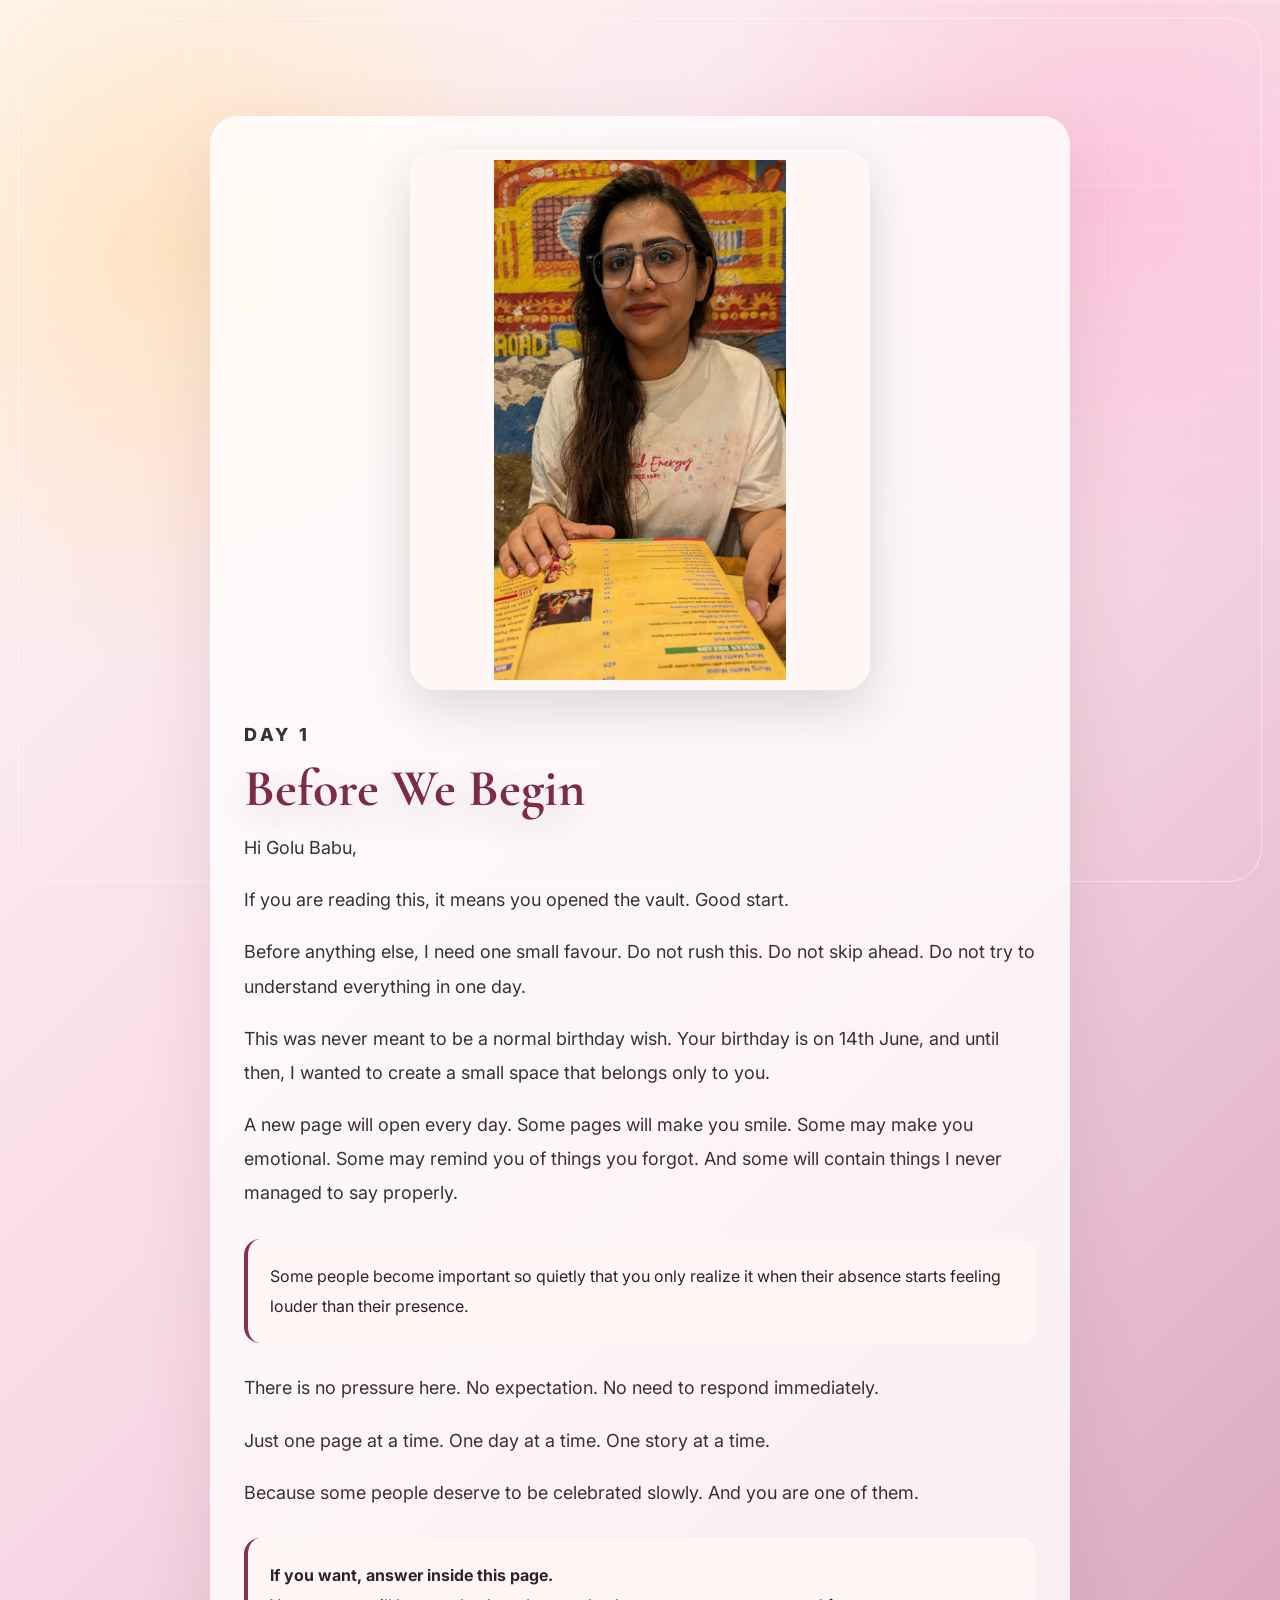
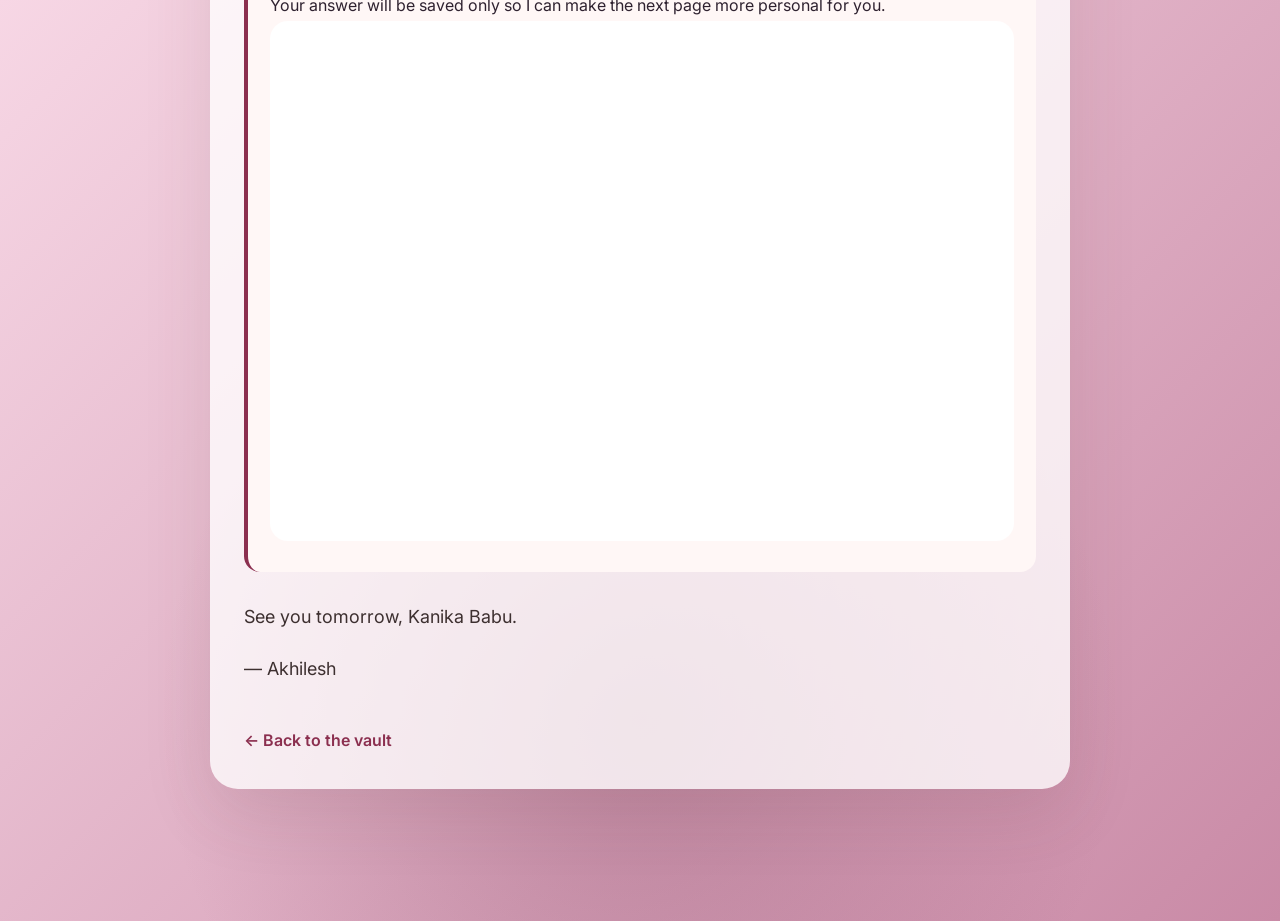
<file: day1.html>
<!DOCTYPE html><html lang="en"><head><meta charset="UTF-8"><meta name="viewport" content="width=device-width, initial-scale=1.0"><title>Day 1 - Before We Begin</title><link rel="preconnect" href="https://fonts.googleapis.com"><link rel="preconnect" href="https://fonts.gstatic.com" crossorigin><link href="https://fonts.googleapis.com/css2?family=Cormorant+Garamond:wght@500;600;700&family=Inter:wght@400;500;600&display=swap" rel="stylesheet"><link rel="stylesheet" href="style.css"><style>.letter{max-width:860px;margin:60px auto;padding:34px;background:rgba(255,255,255,.78);border-radius:28px;box-shadow:0 24px 70px rgba(95,54,54,.12);line-height:1.9}.photo-frame{max-width:460px;margin:0 auto 28px;padding:10px;background:#fff7f6;border-radius:26px;box-shadow:0 18px 55px rgba(0,0,0,.14)}.hero-photo{width:100%;height:auto;max-height:520px;object-fit:contain;border-radius:20px;display:block}.letter h1{font-family:'Cormorant Garamond',serif;font-size:52px;color:#7b2d45;margin:0 0 12px}.letter p{font-size:18px;color:#3d3030}.quote,.formbox{margin:28px 0;padding:22px;border-left:4px solid #8b2f4f;background:#fff7f6;border-radius:16px}.answer-frame{width:100%;height:520px;border:0;border-radius:18px;background:#fff}.back{display:inline-block;margin-top:20px;color:#8b2f4f;text-decoration:none;font-weight:600}</style></head><body><div class="hearts" aria-hidden="true"></div><main class="page-shell"><section class="letter"><div class="photo-frame"><img class="hero-photo" src="photos/day%201%20(1).jpeg" alt="Golu Babu"></div><p class="eyebrow">Day 1</p><h1>Before We Begin</h1><p>Hi Golu Babu,</p><p>If you are reading this, it means you opened the vault. Good start.</p><p>Before anything else, I need one small favour. Do not rush this. Do not skip ahead. Do not try to understand everything in one day.</p><p>This was never meant to be a normal birthday wish. Your birthday is on 14th June, and until then, I wanted to create a small space that belongs only to you.</p><p>A new page will open every day. Some pages will make you smile. Some may make you emotional. Some may remind you of things you forgot. And some will contain things I never managed to say properly.</p><div class="quote">Some people become important so quietly that you only realize it when their absence starts feeling louder than their presence.</div><p>There is no pressure here. No expectation. No need to respond immediately.</p><p>Just one page at a time. One day at a time. One story at a time.</p><p>Because some people deserve to be celebrated slowly. And you are one of them.</p><div class="formbox"><b>If you want, answer inside this page.</b><br>Your answer will be saved only so I can make the next page more personal for you.<br><iframe class="answer-frame" src="https://docs.google.com/forms/d/1GjmLXf22PvDR7gh5ygbMnG5sw57TRI-eJoIwJFRBhBo/viewform?embedded=true">Loading…</iframe></div><p>See you tomorrow, Kanika Babu.</p><p>— Akhilesh</p><a class="back" href="index.html">← Back to the vault</a></section></main><script src="script.js"></script></body></html>
</file>
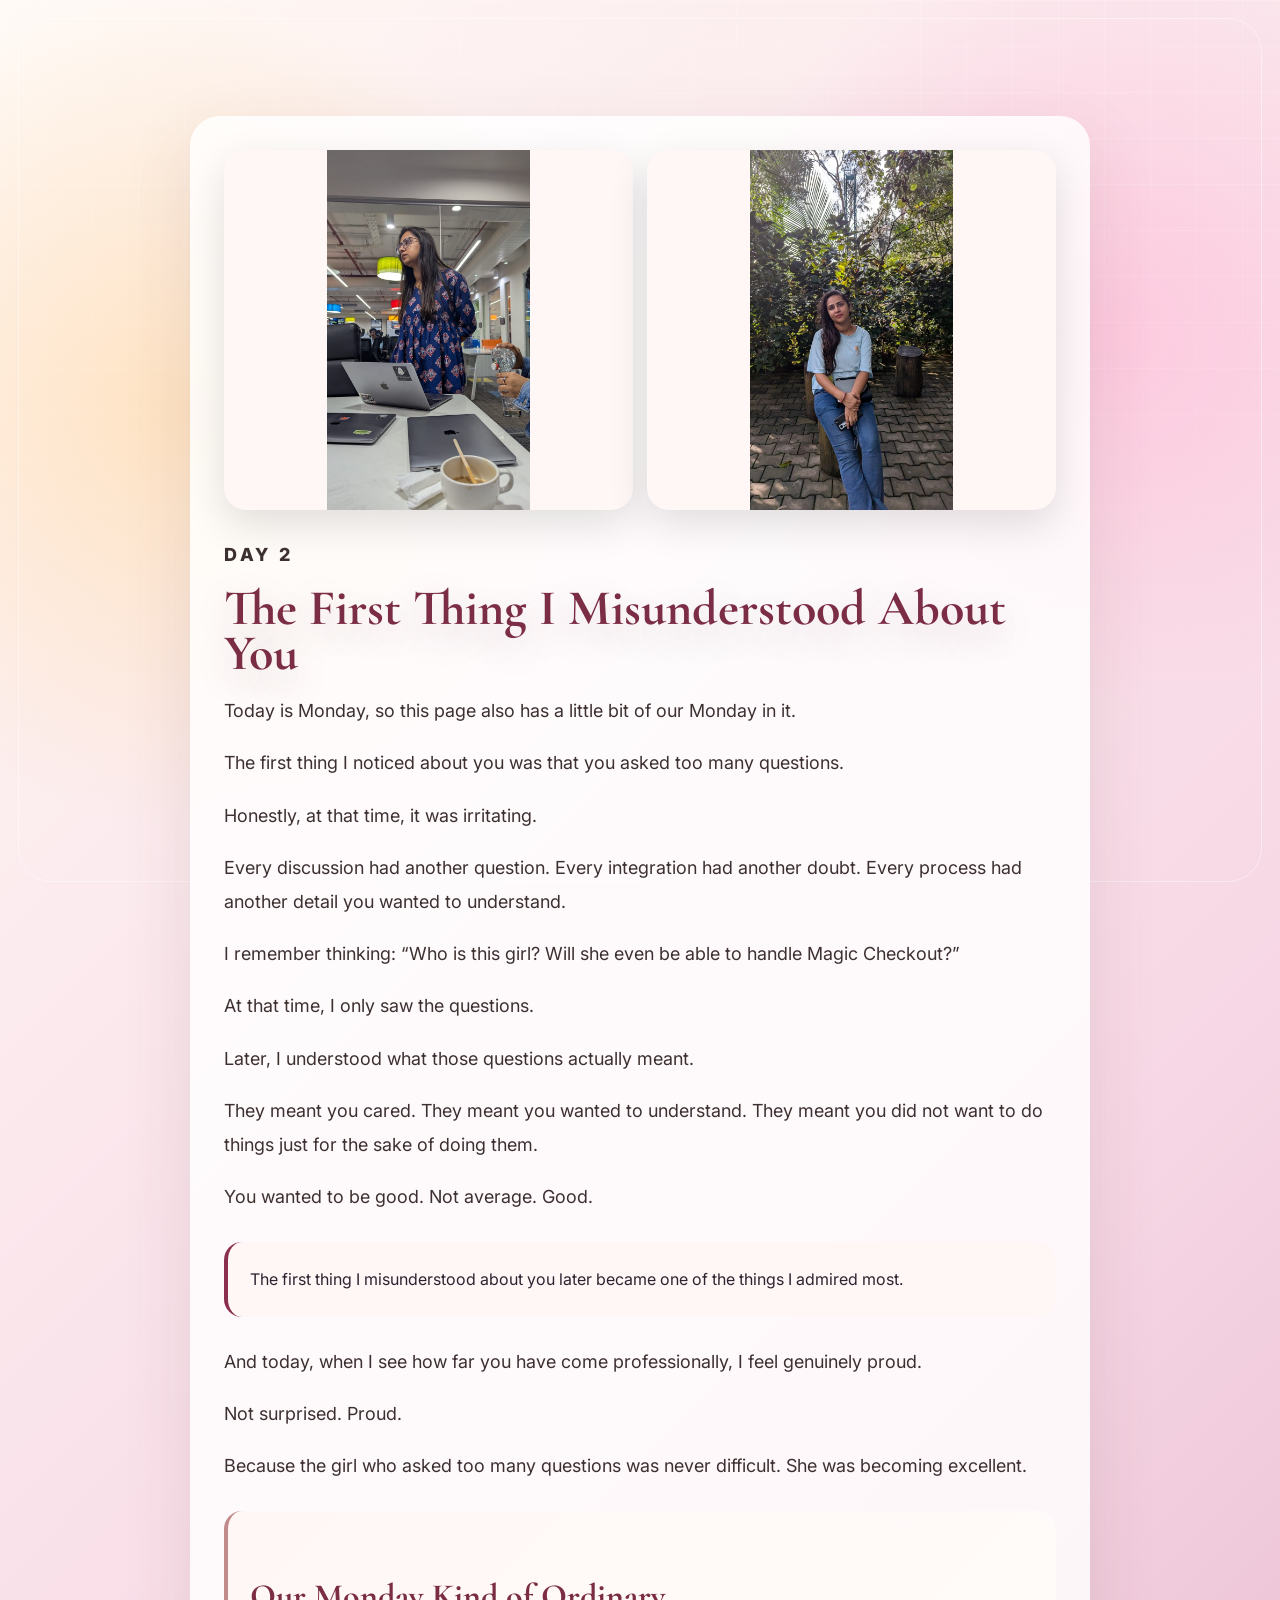
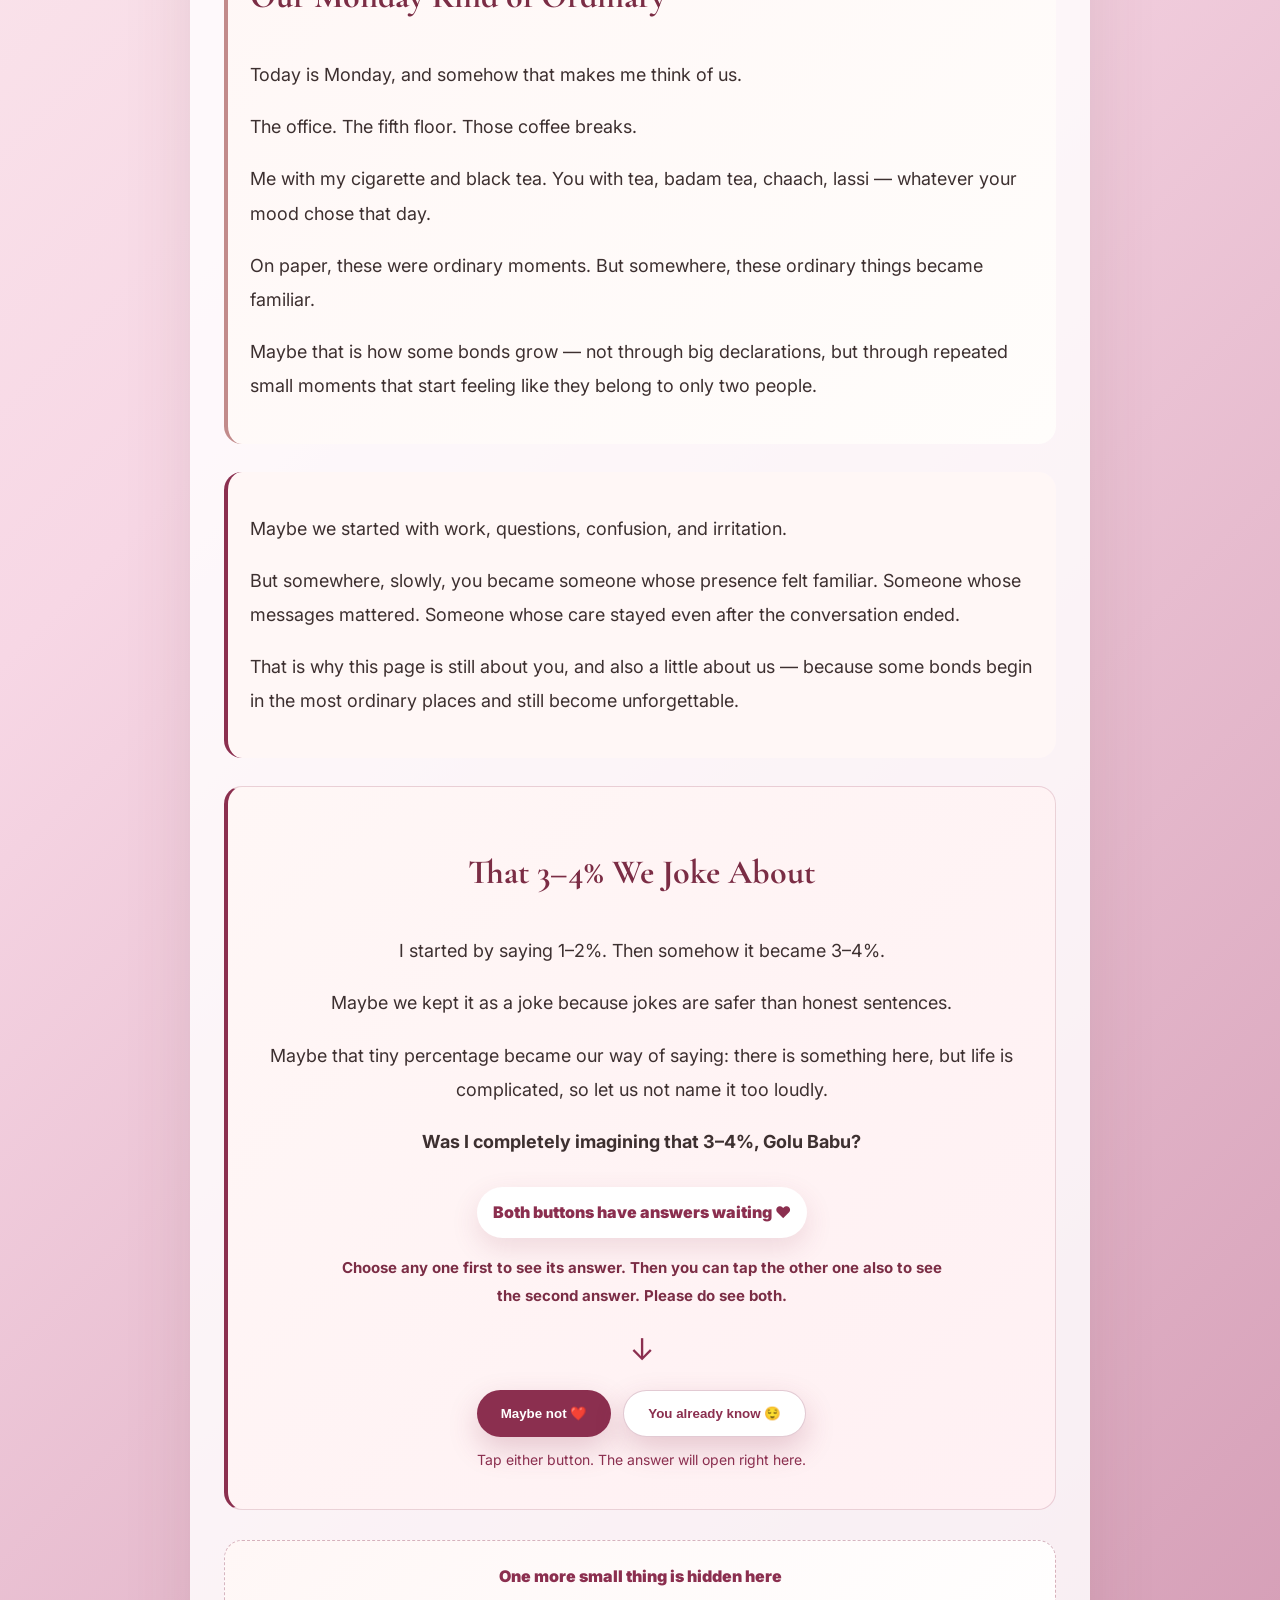
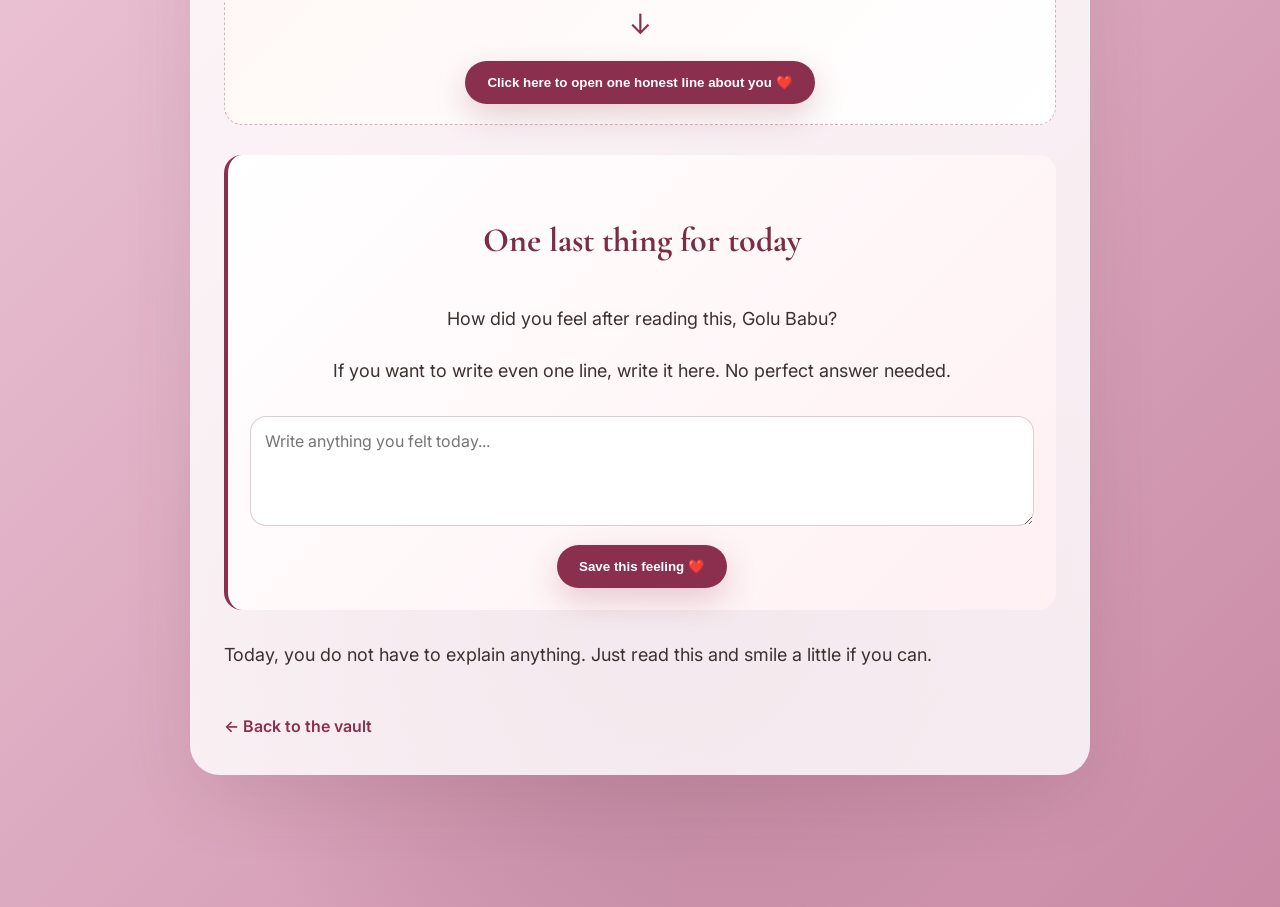
<file: day2.html>
<!DOCTYPE html><html lang="en"><head><meta charset="UTF-8"><meta name="viewport" content="width=device-width, initial-scale=1.0"><title>Day 2 - The First Thing I Misunderstood</title><link rel="preconnect" href="https://fonts.googleapis.com"><link rel="preconnect" href="https://fonts.gstatic.com" crossorigin><link href="https://fonts.googleapis.com/css2?family=Cormorant+Garamond:wght@500;600;700&family=Inter:wght@400;500;600&display=swap" rel="stylesheet"><link rel="stylesheet" href="style.css"><style>.letter{max-width:900px;margin:60px auto;padding:34px;background:rgba(255,255,255,.82);border-radius:30px;box-shadow:0 24px 70px rgba(95,54,54,.12);line-height:1.9}.photo-grid{display:grid;grid-template-columns:1fr 1fr;gap:14px;margin-bottom:28px}.photo-grid img{width:100%;height:360px;object-fit:contain;background:#fff7f6;border-radius:22px;box-shadow:0 14px 40px rgba(0,0,0,.12)}.letter h1{font-family:'Cormorant Garamond',serif;font-size:50px;color:#7b2d45;margin:0 0 12px}.letter h2{font-family:'Cormorant Garamond',serif;font-size:34px;color:#7b2d45;margin-top:32px}.letter p{font-size:18px;color:#3d3030}.quote,.reveal,.usbox,.ritual,.percent-box,.final-note{margin:28px 0;padding:22px;border-left:4px solid #8b2f4f;background:#fff7f6;border-radius:18px}.ritual{border-left-color:#c28b8b;background:linear-gradient(135deg,#fff7f6,#fffdfb)}.percent-box{border:1px solid rgba(139,47,79,.18);border-left:4px solid #8b2f4f;background:linear-gradient(135deg,#fff7f6,#fff0f3);text-align:center;position:relative}.final-note{background:linear-gradient(135deg,#fff,#fff0f3);text-align:center}.final-note textarea{width:100%;min-height:110px;margin-top:10px;padding:14px;border-radius:16px;border:1px solid rgba(139,47,79,.25);font-family:Inter,sans-serif;font-size:16px;box-sizing:border-box}.click-hint{display:inline-block;margin:10px auto 8px;padding:10px 16px;border-radius:999px;background:#fff;color:#8b2f4f;font-weight:900;box-shadow:0 10px 28px rgba(139,47,79,.14);animation:pulseHint 1.5s infinite}.mini-instruction{font-size:15px!important;color:#7b2d45!important;margin:8px auto 10px!important;max-width:620px;font-weight:700}.arrow-down{font-size:30px;color:#8b2f4f;animation:bounce 1.1s infinite;margin:2px 0 8px}@keyframes pulseHint{0%,100%{transform:scale(1)}50%{transform:scale(1.04)}}@keyframes bounce{0%,100%{transform:translateY(0)}50%{transform:translateY(7px)}}.choice-row{display:flex;gap:12px;justify-content:center;flex-wrap:wrap;margin-top:12px}.choice-btn{background:#8b2f4f;color:white;border:0;border-radius:999px;padding:15px 24px;font-weight:900;cursor:pointer;box-shadow:0 12px 30px rgba(139,47,79,.22);animation:softGlow 1.8s infinite}.choice-btn.secondary{background:#fff;color:#8b2f4f;border:1px solid rgba(139,47,79,.25)}@keyframes softGlow{0%,100%{box-shadow:0 12px 30px rgba(139,47,79,.18)}50%{box-shadow:0 14px 40px rgba(139,47,79,.34)}}.response{display:none;margin-top:18px;padding:18px;background:white;border-radius:16px;color:#4a3038}.heart-burst{position:fixed;left:50%;top:50%;pointer-events:none;z-index:9999;font-size:24px;animation:floatHeart 1.4s ease-out forwards}@keyframes floatHeart{0%{transform:translate(-50%,-50%) scale(.8);opacity:1}100%{transform:translate(calc(-50% + var(--x)),calc(-50% + var(--y))) scale(1.7);opacity:0}}.honest-wrap{margin:30px 0;text-align:center;padding:20px;background:linear-gradient(135deg,#fff7f6,#fff);border-radius:18px;border:1px dashed rgba(139,47,79,.35)}.honest-label{font-weight:900;color:#8b2f4f;margin-bottom:6px}.honest-arrow{font-size:28px;color:#8b2f4f;animation:bounce 1.1s infinite}.back{display:inline-block;margin-top:20px;color:#8b2f4f;text-decoration:none;font-weight:600}button.open-line,.save-note{background:#8b2f4f;color:white;border:0;border-radius:999px;padding:14px 22px;font-weight:900;cursor:pointer;box-shadow:0 12px 32px rgba(139,47,79,.22);margin-top:10px}.hidden{display:none}@media(max-width:700px){.photo-grid{grid-template-columns:1fr}.photo-grid img{height:auto;max-height:520px}.letter{margin:28px 12px;padding:24px}.letter h1{font-size:42px}}</style></head><body><div class="hearts" aria-hidden="true"></div><main class="page-shell"><section class="letter"><div class="photo-grid"><img src="photos/day%201%20(10).jpeg" alt="Golu Babu working"><img src="photos/day%201%20(11).jpeg" alt="Golu Babu working"></div><p class="eyebrow">Day 2</p><h1>The First Thing I Misunderstood About You</h1><p>Today is Monday, so this page also has a little bit of our Monday in it.</p><p>The first thing I noticed about you was that you asked too many questions.</p><p>Honestly, at that time, it was irritating.</p><p>Every discussion had another question. Every integration had another doubt. Every process had another detail you wanted to understand.</p><p>I remember thinking: “Who is this girl? Will she even be able to handle Magic Checkout?”</p><p>At that time, I only saw the questions.</p><p>Later, I understood what those questions actually meant.</p><p>They meant you cared. They meant you wanted to understand. They meant you did not want to do things just for the sake of doing them.</p><p>You wanted to be good. Not average. Good.</p><div class="quote">The first thing I misunderstood about you later became one of the things I admired most.</div><p>And today, when I see how far you have come professionally, I feel genuinely proud.</p><p>Not surprised. Proud.</p><p>Because the girl who asked too many questions was never difficult. She was becoming excellent.</p><div class="ritual"><h2>Our Monday Kind of Ordinary</h2><p>Today is Monday, and somehow that makes me think of us.</p><p>The office. The fifth floor. Those coffee breaks.</p><p>Me with my cigarette and black tea. You with tea, badam tea, chaach, lassi — whatever your mood chose that day.</p><p>On paper, these were ordinary moments. But somewhere, these ordinary things became familiar.</p><p>Maybe that is how some bonds grow — not through big declarations, but through repeated small moments that start feeling like they belong to only two people.</p></div><div class="usbox"><p>Maybe we started with work, questions, confusion, and irritation.</p><p>But somewhere, slowly, you became someone whose presence felt familiar. Someone whose messages mattered. Someone whose care stayed even after the conversation ended.</p><p>That is why this page is still about you, and also a little about us — because some bonds begin in the most ordinary places and still become unforgettable.</p></div><div class="percent-box"><h2>That 3–4% We Joke About</h2><p>I started by saying 1–2%. Then somehow it became 3–4%.</p><p>Maybe we kept it as a joke because jokes are safer than honest sentences.</p><p>Maybe that tiny percentage became our way of saying: there is something here, but life is complicated, so let us not name it too loudly.</p><p><b>Was I completely imagining that 3–4%, Golu Babu?</b></p><div class="click-hint">Both buttons have answers waiting ❤️</div><p class="mini-instruction">Choose any one first to see its answer. Then you can tap the other one also to see the second answer. Please do see both.</p><div class="arrow-down">↓</div><div class="choice-row"><button class="choice-btn" onclick="saveChoice('Day 2','3-4 percent extra','Maybe not');showAnswer('yes')">Maybe not ❤️</button><button class="choice-btn secondary" onclick="saveChoice('Day 2','3-4 percent extra','You already know');showAnswer('no')">You already know 😌</button></div><p style="font-size:14px;color:#8b2f4f;margin-top:10px;">Tap either button. The answer will open right here.</p><div id="answerYes" class="response"><p>I knew some things did not need loud confirmation.</p><p>Thank you for saying it in the smallest, safest way.</p><p>This does not have to change anything. It can stay here — quiet, safe, and understood.</p></div><div id="answerNo" class="response"><p>Haan, maybe I do.</p><p>Some things are understood without being said. You have always been very good at that.</p><p>I respect what you say. I also understand what life makes difficult to say.</p></div></div><div class="honest-wrap"><div class="honest-label">One more small thing is hidden here</div><div class="honest-arrow">↓</div><button class="open-line" onclick="document.getElementById('secret').classList.toggle('hidden')">Click here to open one honest line about you ❤️</button></div><div id="secret" class="reveal hidden">You were never difficult, Kanika Babu. You were sincere. And sincerity looks confusing to people who are not paying enough attention.</div><div class="final-note"><h2>One last thing for today</h2><p>How did you feel after reading this, Golu Babu?</p><p>If you want to write even one line, write it here. No perfect answer needed.</p><textarea id="day2Note" placeholder="Write anything you felt today..."></textarea><br><button class="save-note" onclick="saveNote()">Save this feeling ❤️</button><div id="noteSaved" class="response"><p>Saved, Golu Babu ❤️ Thank you for writing even this much.</p></div></div><p>Today, you do not have to explain anything. Just read this and smile a little if you can.</p><a class="back" href="index.html">← Back to the vault</a></section></main><script src="script.js"></script><script>const WEB_APP_URL='https://script.google.com/macros/s/AKfycbydKWe8hDuIpjopZD3rS45DoX8EA1GdVKFarHWO09Lj2A-bIuRV6csFF8PpijJ3bLkq/exec';function saveChoice(day,question,answer){try{fetch(WEB_APP_URL,{method:'POST',mode:'no-cors',headers:{'Content-Type':'application/x-www-form-urlencoded'},body:new URLSearchParams({day,question,answer})});}catch(e){console.log(e)}}function showAnswer(type){document.getElementById('answerYes').style.display=type==='yes'?'block':'none';document.getElementById('answerNo').style.display=type==='no'?'block':'none';if(type==='yes')burstHearts();}function saveNote(){const note=document.getElementById('day2Note').value.trim();if(!note){alert('Write one small line first, Golu Babu ❤️');return;}saveChoice('Day 2','How did you feel today?',note);document.getElementById('noteSaved').style.display='block';document.getElementById('day2Note').value='';}function burstHearts(){for(let i=0;i<22;i++){const h=document.createElement('div');h.className='heart-burst';h.textContent='❤️';h.style.setProperty('--x',(Math.random()*260-130)+'px');h.style.setProperty('--y',(Math.random()*-260-60)+'px');document.body.appendChild(h);setTimeout(()=>h.remove(),1500);}}</script></body></html>
</file>
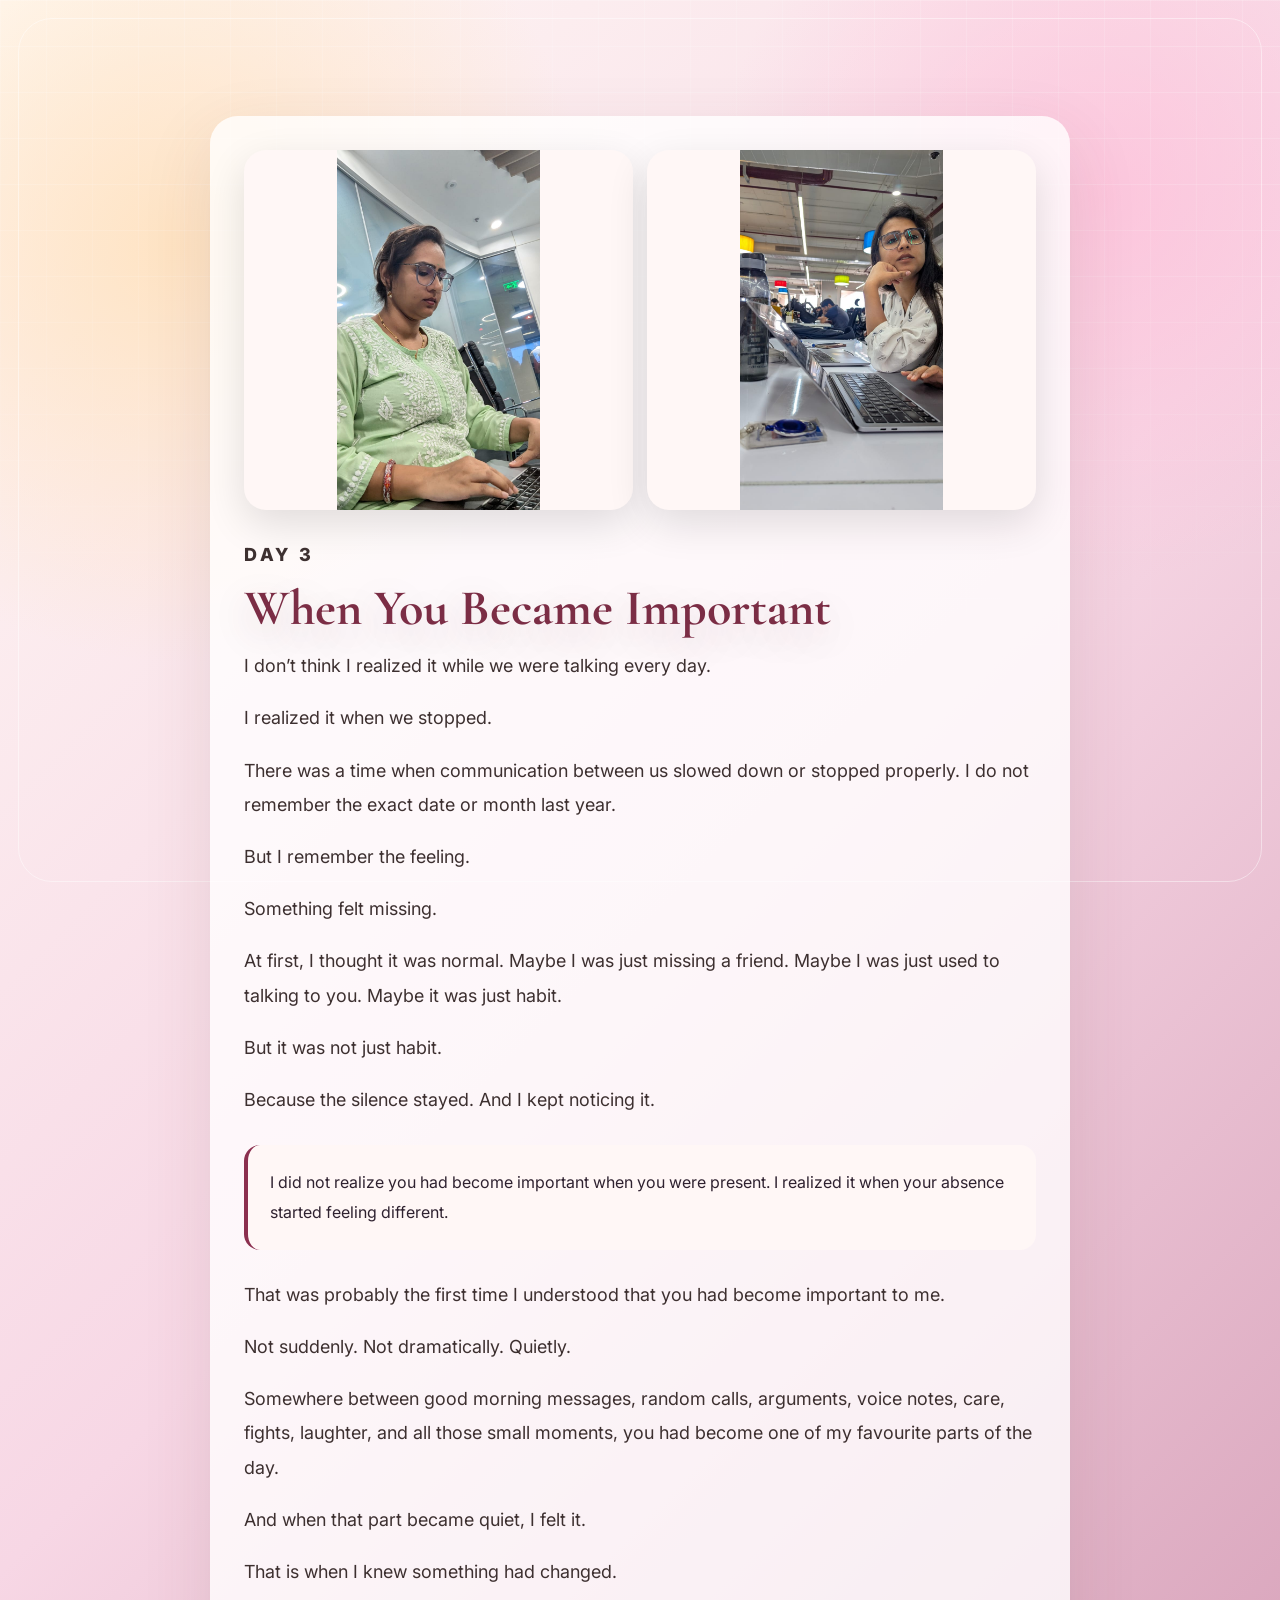
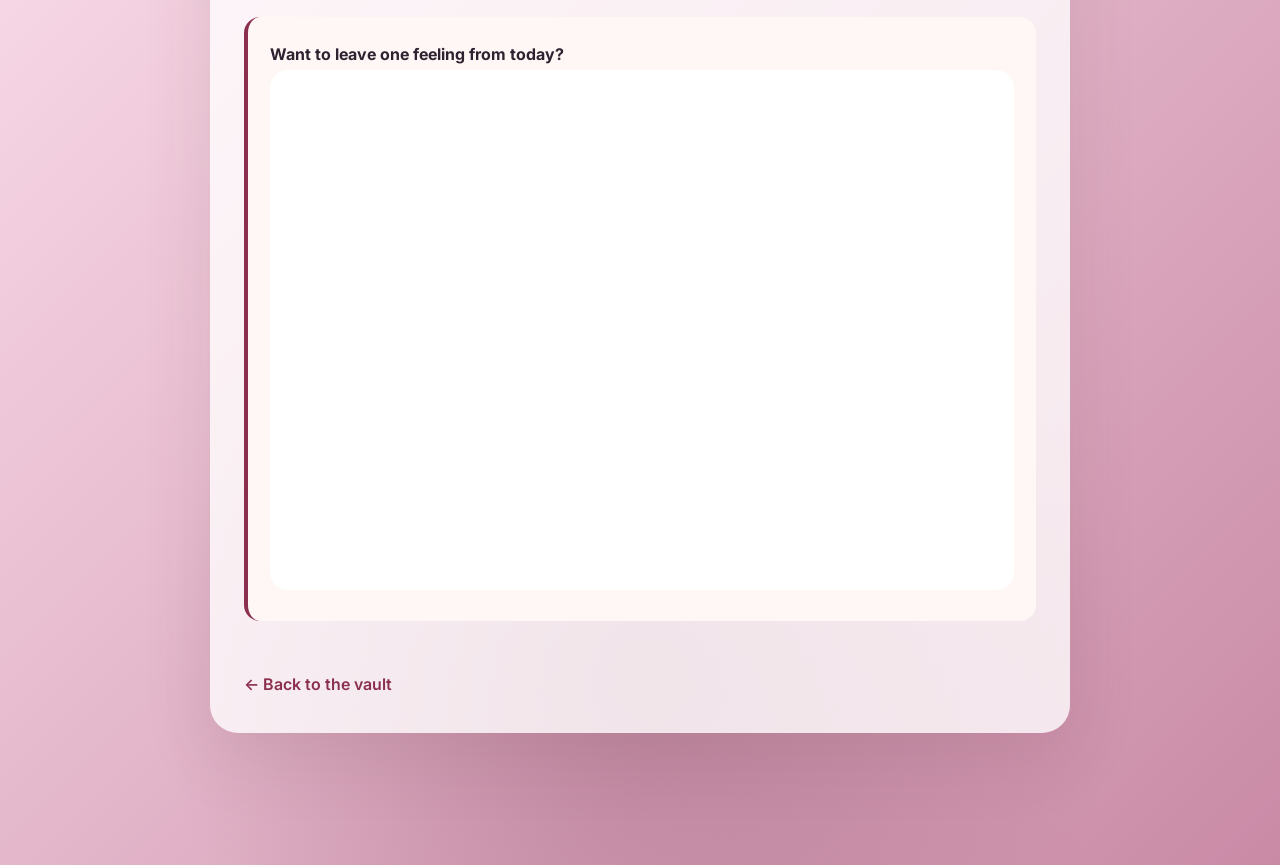
<file: day3.html>
<!DOCTYPE html><html lang="en"><head><meta charset="UTF-8"><meta name="viewport" content="width=device-width, initial-scale=1.0"><title>Day 3 - When You Became Important</title><link rel="preconnect" href="https://fonts.googleapis.com"><link rel="preconnect" href="https://fonts.gstatic.com" crossorigin><link href="https://fonts.googleapis.com/css2?family=Cormorant+Garamond:wght@500;600;700&family=Inter:wght@400;500;600&display=swap" rel="stylesheet"><link rel="stylesheet" href="style.css"><style>.letter{max-width:860px;margin:60px auto;padding:34px;background:rgba(255,255,255,.78);border-radius:28px;box-shadow:0 24px 70px rgba(95,54,54,.12);line-height:1.9}.photo-grid{display:grid;grid-template-columns:1fr 1fr;gap:14px;margin-bottom:28px}.photo-grid img{width:100%;height:360px;object-fit:contain;background:#fff7f6;border-radius:22px;box-shadow:0 14px 40px rgba(0,0,0,.12)}.letter h1{font-family:'Cormorant Garamond',serif;font-size:50px;color:#7b2d45;margin:0 0 12px}.letter p{font-size:18px;color:#3d3030}.quote,.formbox{margin:28px 0;padding:22px;border-left:4px solid #8b2f4f;background:#fff7f6;border-radius:16px}.answer-frame{width:100%;height:520px;border:0;border-radius:18px;background:#fff}.back{display:inline-block;margin-top:20px;color:#8b2f4f;text-decoration:none;font-weight:600}@media(max-width:700px){.photo-grid{grid-template-columns:1fr}.photo-grid img{height:auto;max-height:520px}}</style></head><body><div class="hearts" aria-hidden="true"></div><main class="page-shell"><section class="letter"><div class="photo-grid"><img src="photos/day%201%20(12).jpeg" alt="A quiet memory"><img src="photos/day%201%20(18).jpeg" alt="Golu Babu"></div><p class="eyebrow">Day 3</p><h1>When You Became Important</h1><p>I don’t think I realized it while we were talking every day.</p><p>I realized it when we stopped.</p><p>There was a time when communication between us slowed down or stopped properly. I do not remember the exact date or month last year.</p><p>But I remember the feeling.</p><p>Something felt missing.</p><p>At first, I thought it was normal. Maybe I was just missing a friend. Maybe I was just used to talking to you. Maybe it was just habit.</p><p>But it was not just habit.</p><p>Because the silence stayed. And I kept noticing it.</p><div class="quote">I did not realize you had become important when you were present. I realized it when your absence started feeling different.</div><p>That was probably the first time I understood that you had become important to me.</p><p>Not suddenly. Not dramatically. Quietly.</p><p>Somewhere between good morning messages, random calls, arguments, voice notes, care, fights, laughter, and all those small moments, you had become one of my favourite parts of the day.</p><p>And when that part became quiet, I felt it.</p><p>That is when I knew something had changed.</p><div class="formbox"><b>Want to leave one feeling from today?</b><br><iframe class="answer-frame" src="https://docs.google.com/forms/d/1GjmLXf22PvDR7gh5ygbMnG5sw57TRI-eJoIwJFRBhBo/viewform?embedded=true">Loading…</iframe></div><a class="back" href="index.html">← Back to the vault</a></section></main><script src="script.js"></script></body></html>
</file>
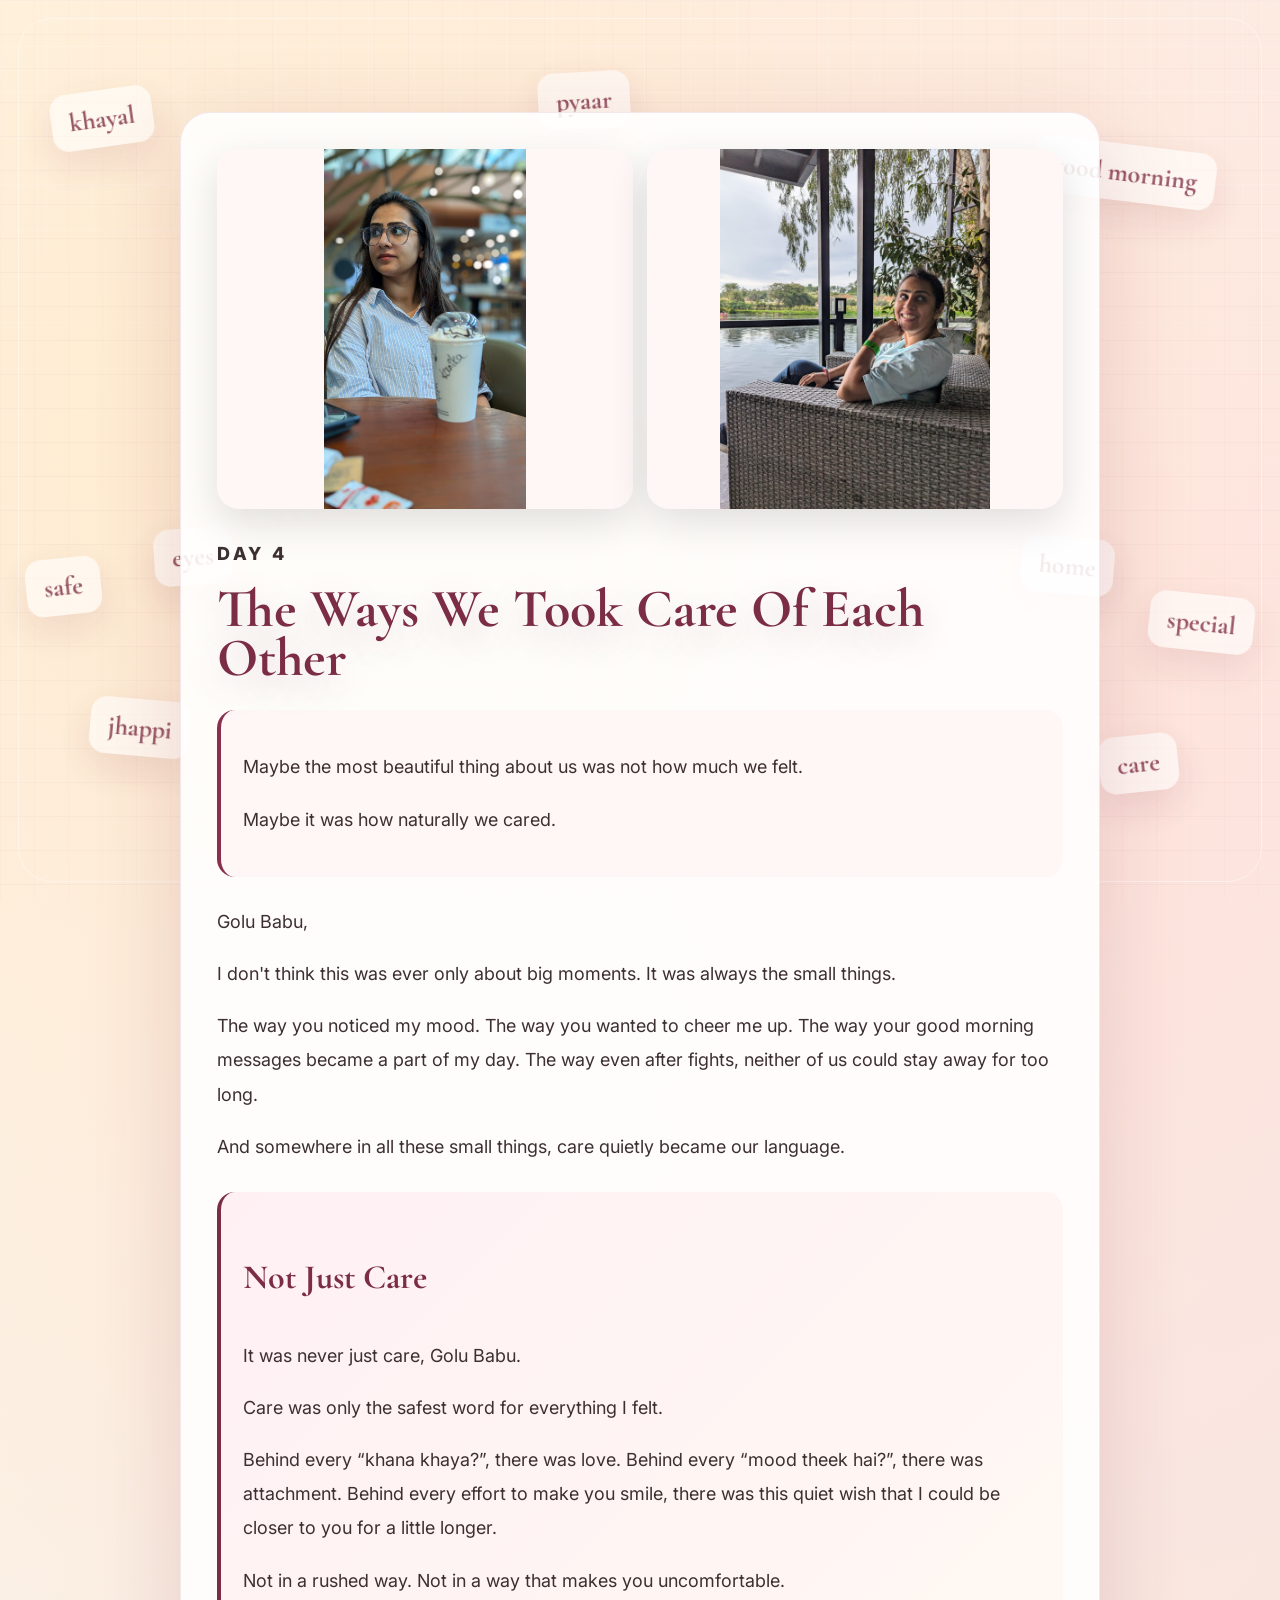
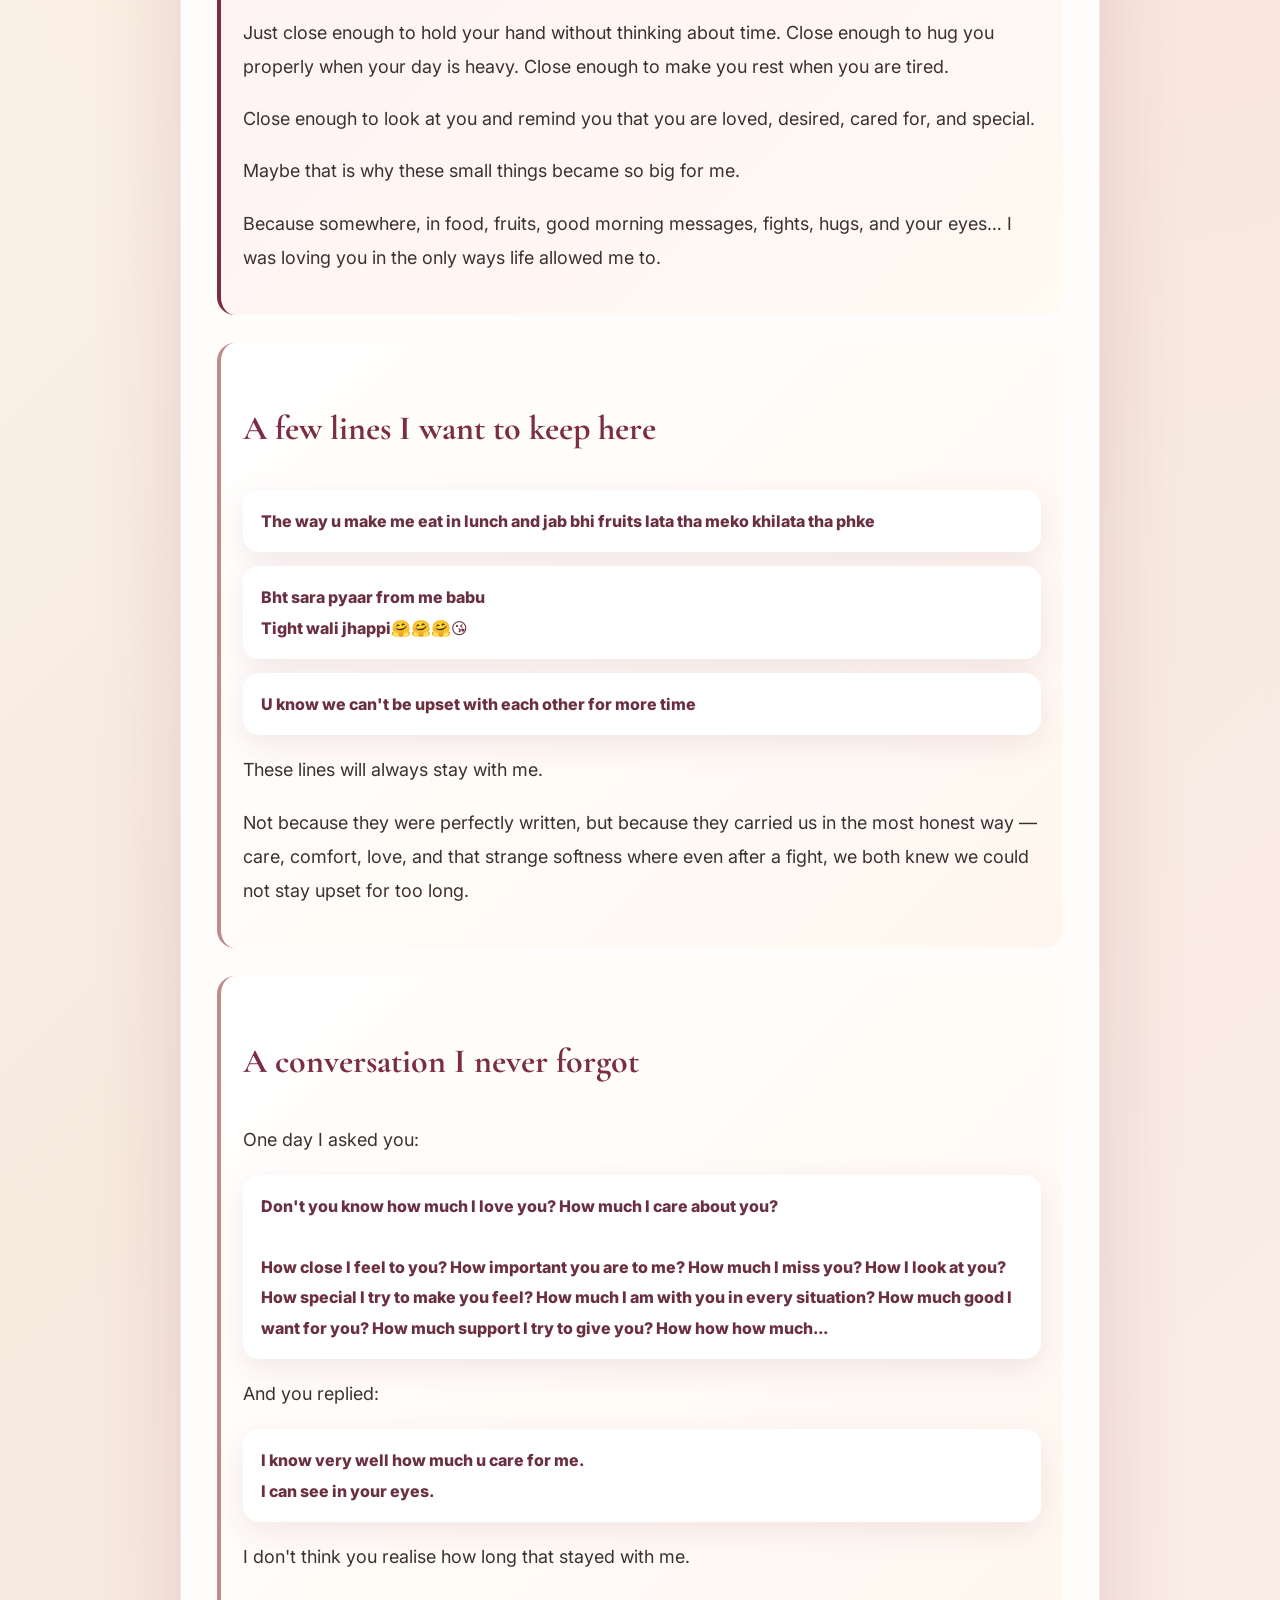
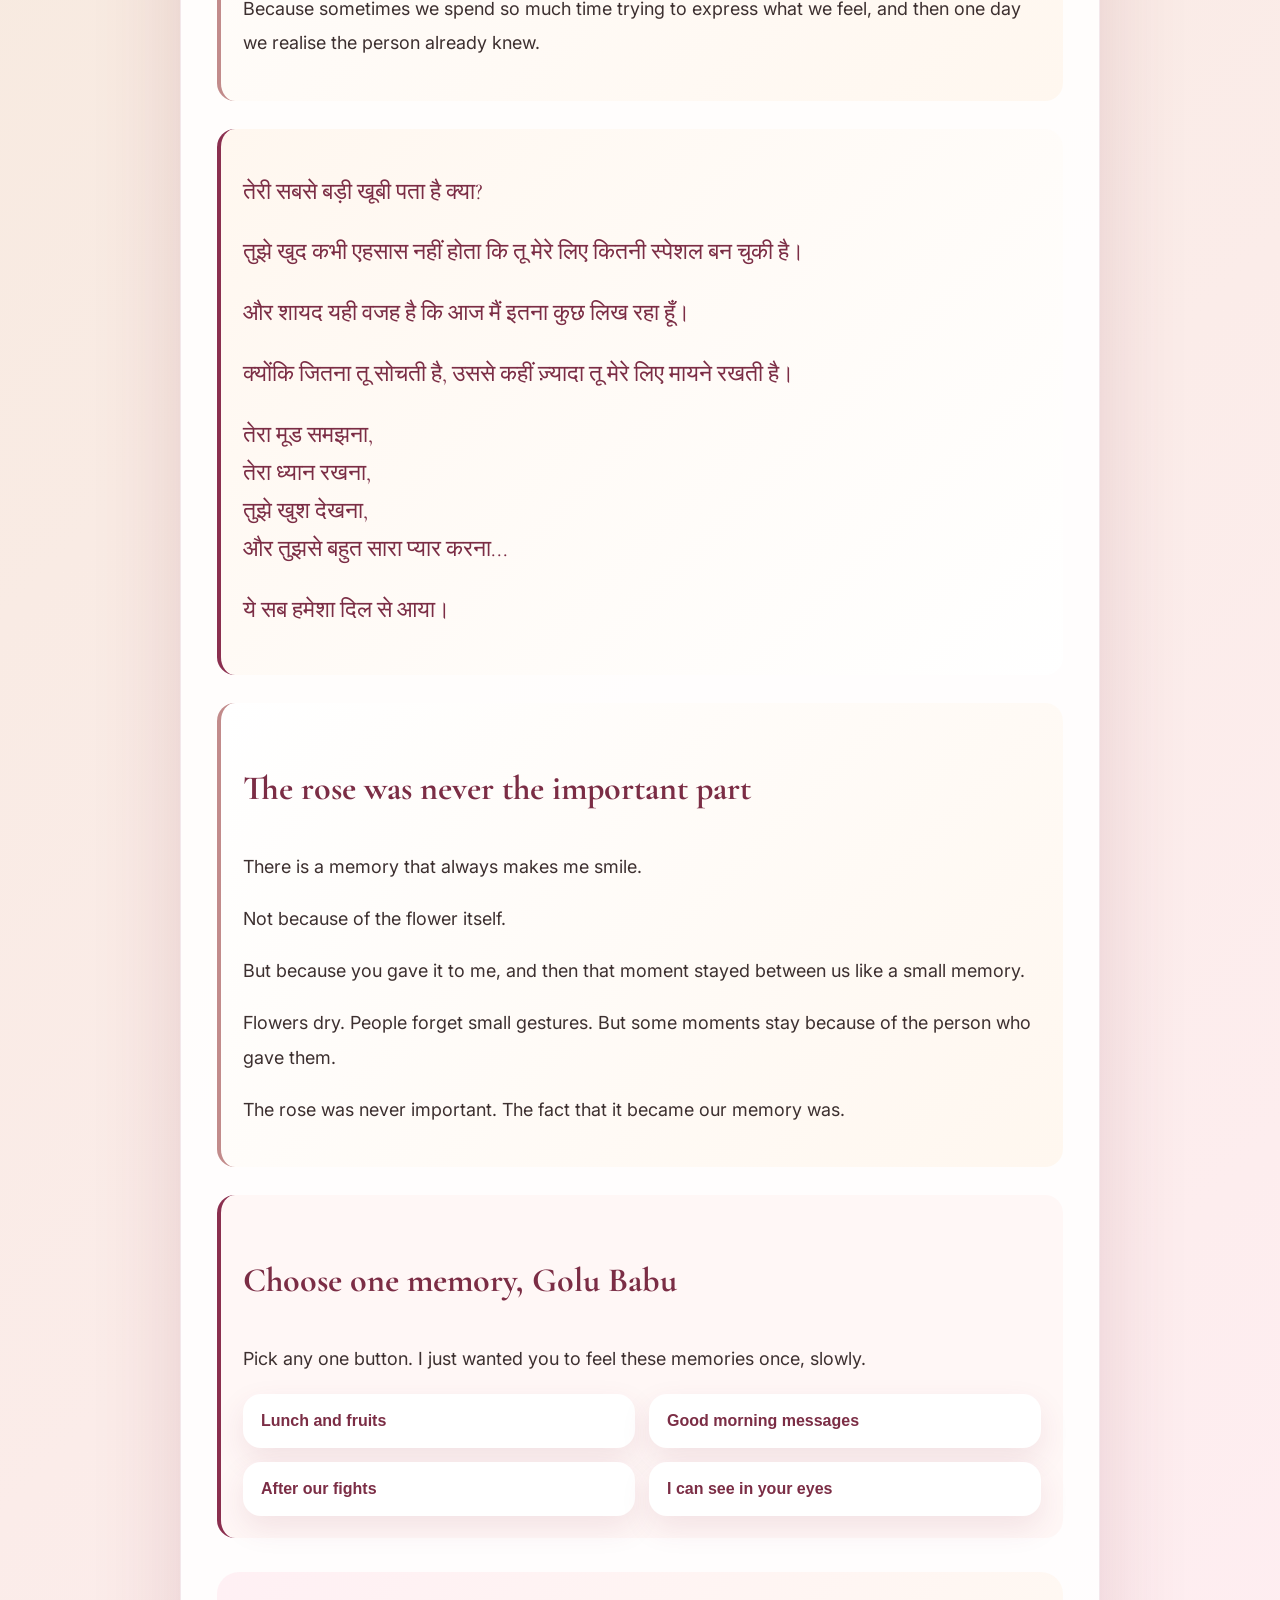
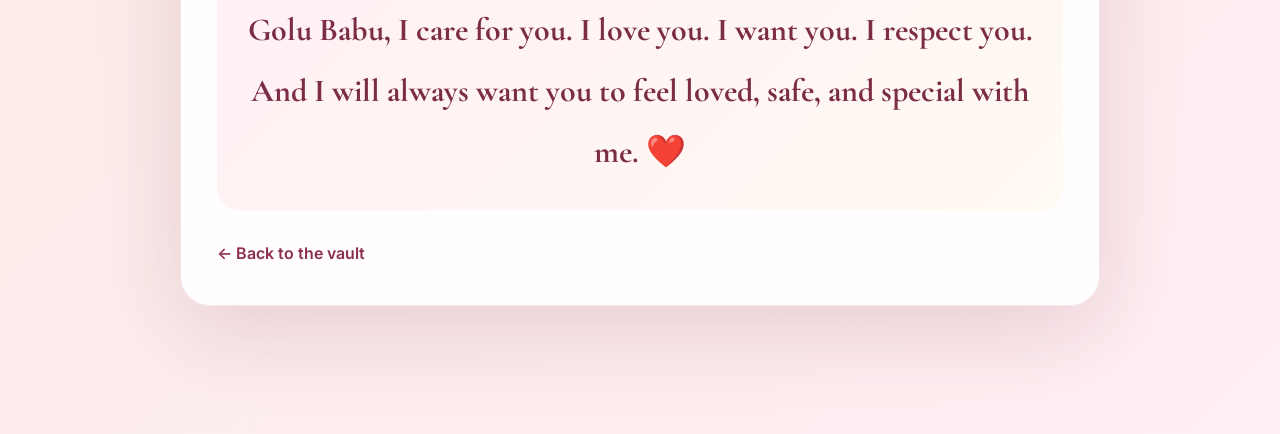
<file: day4.html>
<!DOCTYPE html><html lang="en"><head><meta charset="UTF-8"><meta name="viewport" content="width=device-width, initial-scale=1.0"><title>Day 4 - The Ways We Took Care Of Each Other</title><link rel="preconnect" href="https://fonts.googleapis.com"><link rel="preconnect" href="https://fonts.gstatic.com" crossorigin><link href="https://fonts.googleapis.com/css2?family=Cormorant+Garamond:wght@500;600;700&family=Inter:wght@400;500;600&display=swap" rel="stylesheet"><link rel="stylesheet" href="style.css"><style>body{background:radial-gradient(circle at 20% 8%,rgba(255,235,205,.9),transparent 28%),radial-gradient(circle at 82% 14%,rgba(255,220,225,.75),transparent 30%),linear-gradient(135deg,#fffaf2 0%,#f7eadf 45%,#ffeef3 100%)!important}.paper-bg{position:fixed;inset:0;pointer-events:none;opacity:.36;background-image:linear-gradient(rgba(139,47,79,.08) 1px,transparent 1px),linear-gradient(90deg,rgba(139,47,79,.05) 1px,transparent 1px);background-size:34px 34px;z-index:0}.floating-note{position:fixed;z-index:1;padding:13px 18px;border-radius:16px;background:rgba(255,255,255,.76);box-shadow:0 14px 38px rgba(122,38,58,.14);font-family:'Cormorant Garamond',serif;color:#7b2d45;font-weight:700;font-size:26px;opacity:.78;animation:floatNote 9s ease-in-out infinite}.floating-note:nth-child(2){left:4%;top:10%;transform:rotate(-8deg)}.floating-note:nth-child(3){right:5%;top:16%;transform:rotate(7deg);animation-delay:1.2s}.floating-note:nth-child(4){left:7%;bottom:16%;transform:rotate(5deg);animation-delay:2.1s}.floating-note:nth-child(5){right:8%;bottom:12%;transform:rotate(-6deg);animation-delay:3s}.floating-note:nth-child(6){left:18%;top:42%;transform:rotate(6deg);animation-delay:1.8s}.floating-note:nth-child(7){right:18%;top:48%;transform:rotate(-5deg);animation-delay:2.8s}.floating-note:nth-child(8){left:12%;bottom:35%;transform:rotate(-4deg);animation-delay:3.8s}.floating-note:nth-child(9){right:13%;bottom:34%;transform:rotate(5deg);animation-delay:4.4s}.floating-note:nth-child(10){left:42%;top:8%;transform:rotate(-3deg);animation-delay:2.6s}.floating-note:nth-child(11){right:28%;bottom:8%;transform:rotate(4deg);animation-delay:4.8s}.floating-note:nth-child(12){left:2%;top:62%;transform:rotate(-6deg);animation-delay:5.2s}.floating-note:nth-child(13){right:2%;top:66%;transform:rotate(6deg);animation-delay:5.8s}.big-note{position:fixed;left:50%;top:50%;transform:translate(-50%,-50%) rotate(-8deg);font-family:'Cormorant Garamond',serif;font-size:78px;font-weight:700;color:rgba(123,45,69,.09);z-index:1;pointer-events:none;white-space:nowrap}@keyframes floatNote{0%,100%{translate:0 0}50%{translate:0 -16px}}.letter{position:relative;z-index:2;max-width:920px;margin:56px auto;padding:36px;background:rgba(255,255,255,.88);border-radius:30px;box-shadow:0 24px 90px rgba(122,38,58,.16);line-height:1.9;border:1px solid rgba(139,47,79,.10)}.photo-grid{display:grid;grid-template-columns:1fr 1fr;gap:14px;margin-bottom:28px}.photo-grid img{width:100%;height:360px;object-fit:contain;background:#fff7f6;border-radius:22px;box-shadow:0 14px 40px rgba(0,0,0,.12)}.letter h1{font-family:'Cormorant Garamond',serif;font-size:54px;color:#7b2d45;margin:0 0 12px}.letter h2{font-family:'Cormorant Garamond',serif;font-size:34px;color:#7b2d45;margin-top:32px}.letter p{font-size:18px;color:#3d3030}.quote,.message-card,.hindi-card,.memory-card,.deep-card{margin:28px 0;padding:22px;border-left:4px solid #8b2f4f;background:#fff7f6;border-radius:18px}.deep-card{background:linear-gradient(135deg,#fff0f4,#fffaf2);border-left-color:#7b2d45}.message-card{background:linear-gradient(135deg,#fff,#fff7ef);border-left-color:#c28b8b}.actual-line{margin:14px 0;padding:16px 18px;background:white;border-radius:16px;color:#6b3040;font-weight:800;box-shadow:0 10px 30px rgba(139,47,79,.10)}.hindi-card{background:linear-gradient(135deg,#fff7ef,#fff);font-family:'Cormorant Garamond',serif}.hindi-card p{font-size:23px;line-height:1.65;color:#7b2d45}.memory-grid{display:grid;grid-template-columns:1fr 1fr;gap:14px;margin-top:18px}.memory-btn{border:0;border-radius:18px;padding:18px;background:#fff;color:#7b2d45;font-weight:900;font-size:16px;box-shadow:0 12px 30px rgba(139,47,79,.10);cursor:pointer;text-align:left}.answer-box{display:none;margin-top:18px;padding:20px;background:#fff;border-radius:18px;color:#3d3030;box-shadow:0 12px 30px rgba(139,47,79,.10);font-size:18px}.final-love{text-align:center;margin:34px 0 8px;padding:28px;background:linear-gradient(135deg,#fff0f4,#fffaf2);border-radius:22px;font-family:'Cormorant Garamond',serif;color:#7b2d45;font-size:32px;font-weight:700}.back{display:inline-block;margin-top:20px;color:#8b2f4f;text-decoration:none;font-weight:600}@media(max-width:700px){.photo-grid,.memory-grid{grid-template-columns:1fr}.photo-grid img{height:auto;max-height:520px}.letter{margin:28px 12px;padding:24px}.letter h1{font-size:42px}.floating-note{font-size:20px;padding:10px 14px;opacity:.34}.hindi-card p{font-size:21px}.big-note{font-size:46px;white-space:normal;text-align:center;width:90%}}</style></head><body><div class="paper-bg"></div><div class="floating-note">khayal</div><div class="floating-note">good morning</div><div class="floating-note">jhappi</div><div class="floating-note">care</div><div class="floating-note">lunch</div><div class="floating-note">fruits</div><div class="floating-note">eyes</div><div class="floating-note">home</div><div class="floating-note">pyaar</div><div class="floating-note">miss you</div><div class="floating-note">safe</div><div class="floating-note">special</div><div class="big-note">care was our love language</div><div class="hearts" aria-hidden="true"></div><main class="page-shell"><section class="letter"><div class="photo-grid"><img src="photos/day%201%20(4).jpeg" alt="Golu Babu"><img src="photos/day%201%20(15).jpeg" alt="Golu Babu"></div><p class="eyebrow">Day 4</p><h1>The Ways We Took Care Of Each Other</h1><div class="quote"><p>Maybe the most beautiful thing about us was not how much we felt.</p><p>Maybe it was how naturally we cared.</p></div><p>Golu Babu,</p><p>I don't think this was ever only about big moments. It was always the small things.</p><p>The way you noticed my mood. The way you wanted to cheer me up. The way your good morning messages became a part of my day. The way even after fights, neither of us could stay away for too long.</p><p>And somewhere in all these small things, care quietly became our language.</p><div class="deep-card"><h2>Not Just Care</h2><p>It was never just care, Golu Babu.</p><p>Care was only the safest word for everything I felt.</p><p>Behind every “khana khaya?”, there was love. Behind every “mood theek hai?”, there was attachment. Behind every effort to make you smile, there was this quiet wish that I could be closer to you for a little longer.</p><p>Not in a rushed way. Not in a way that makes you uncomfortable.</p><p>Just close enough to hold your hand without thinking about time. Close enough to hug you properly when your day is heavy. Close enough to make you rest when you are tired.</p><p>Close enough to look at you and remind you that you are loved, desired, cared for, and special.</p><p>Maybe that is why these small things became so big for me.</p><p>Because somewhere, in food, fruits, good morning messages, fights, hugs, and your eyes… I was loving you in the only ways life allowed me to.</p></div><div class="message-card"><h2>A few lines I want to keep here</h2><div class="actual-line">The way u make me eat in lunch and jab bhi fruits lata tha meko khilata tha phke</div><div class="actual-line">Bht sara pyaar from me babu<br>Tight wali jhappi🤗🤗🤗😘</div><div class="actual-line">U know we can't be upset with each other for more time</div><p>These lines will always stay with me.</p><p>Not because they were perfectly written, but because they carried us in the most honest way — care, comfort, love, and that strange softness where even after a fight, we both knew we could not stay upset for too long.</p></div><div class="message-card"><h2>A conversation I never forgot</h2><p>One day I asked you:</p><div class="actual-line">Don't you know how much I love you? How much I care about you?<br><br>How close I feel to you? How important you are to me? How much I miss you? How I look at you? How special I try to make you feel? How much I am with you in every situation? How much good I want for you? How much support I try to give you? How how how much...</div><p>And you replied:</p><div class="actual-line">I know very well how much u care for me.<br>I can see in your eyes.</div><p>I don't think you realise how long that stayed with me.</p><p>Because sometimes we spend so much time trying to express what we feel, and then one day we realise the person already knew.</p></div><div class="hindi-card"><p>तेरी सबसे बड़ी खूबी पता है क्या?</p><p>तुझे खुद कभी एहसास नहीं होता कि तू मेरे लिए कितनी स्पेशल बन चुकी है।</p><p>और शायद यही वजह है कि आज मैं इतना कुछ लिख रहा हूँ।</p><p>क्योंकि जितना तू सोचती है, उससे कहीं ज़्यादा तू मेरे लिए मायने रखती है।</p><p>तेरा मूड समझना,<br>तेरा ध्यान रखना,<br>तुझे खुश देखना,<br>और तुझसे बहुत सारा प्यार करना...</p><p>ये सब हमेशा दिल से आया।</p></div><div class="message-card"><h2>The rose was never the important part</h2><p>There is a memory that always makes me smile.</p><p>Not because of the flower itself.</p><p>But because you gave it to me, and then that moment stayed between us like a small memory.</p><p>Flowers dry. People forget small gestures. But some moments stay because of the person who gave them.</p><p>The rose was never important. The fact that it became our memory was.</p></div><div class="memory-card"><h2>Choose one memory, Golu Babu</h2><p>Pick any one button. I just wanted you to feel these memories once, slowly.</p><div class="memory-grid"><button class="memory-btn" onclick="showMemory('lunch')">Lunch and fruits</button><button class="memory-btn" onclick="showMemory('morning')">Good morning messages</button><button class="memory-btn" onclick="showMemory('fight')">After our fights</button><button class="memory-btn" onclick="showMemory('eyes')">I can see in your eyes</button></div><div id="memoryAnswer" class="answer-box"></div></div><div class="final-love">Golu Babu, I care for you. I love you. I want you. I respect you. And I will always want you to feel loved, safe, and special with me. ❤️</div><a class="back" href="index.html">← Back to the vault</a></section></main><script src="script.js"></script><script>function showMemory(type){const answers={lunch:'This memory is not about food. It is about the softness of being cared for. The way you made me eat, the way fruits became a small love language, the way ordinary lunch started feeling personal.',morning:'Your good morning messages became a small sign that I was still somewhere in your day. It was never just a message. It was comfort.',fight:'We fought, sometimes badly. But the most beautiful part was that somewhere inside, both of us knew we could not stay upset with each other for too long.',eyes:'When you said you could see my care in my eyes, it stayed with me. Because it meant you saw something even before I could explain it properly.'};document.getElementById('memoryAnswer').innerText=answers[type];document.getElementById('memoryAnswer').style.display='block';}</script></body></html>
</file>
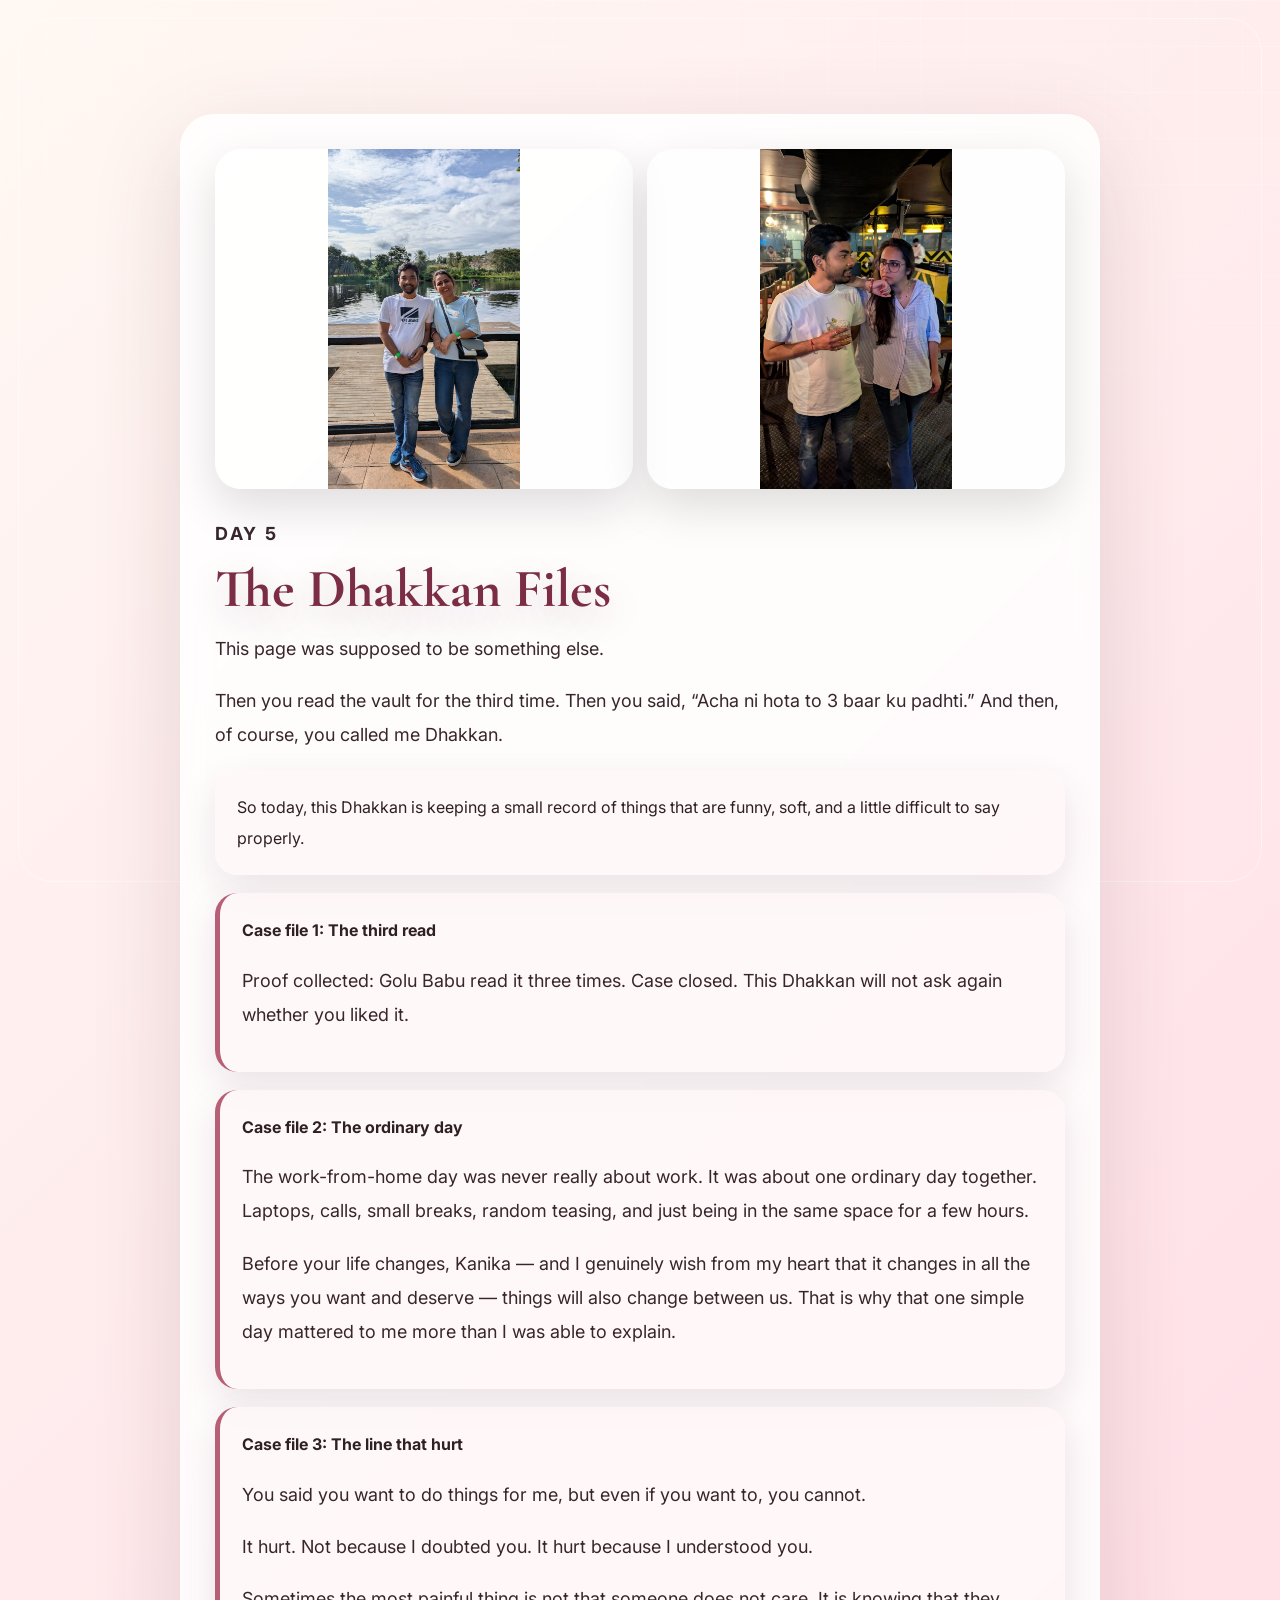
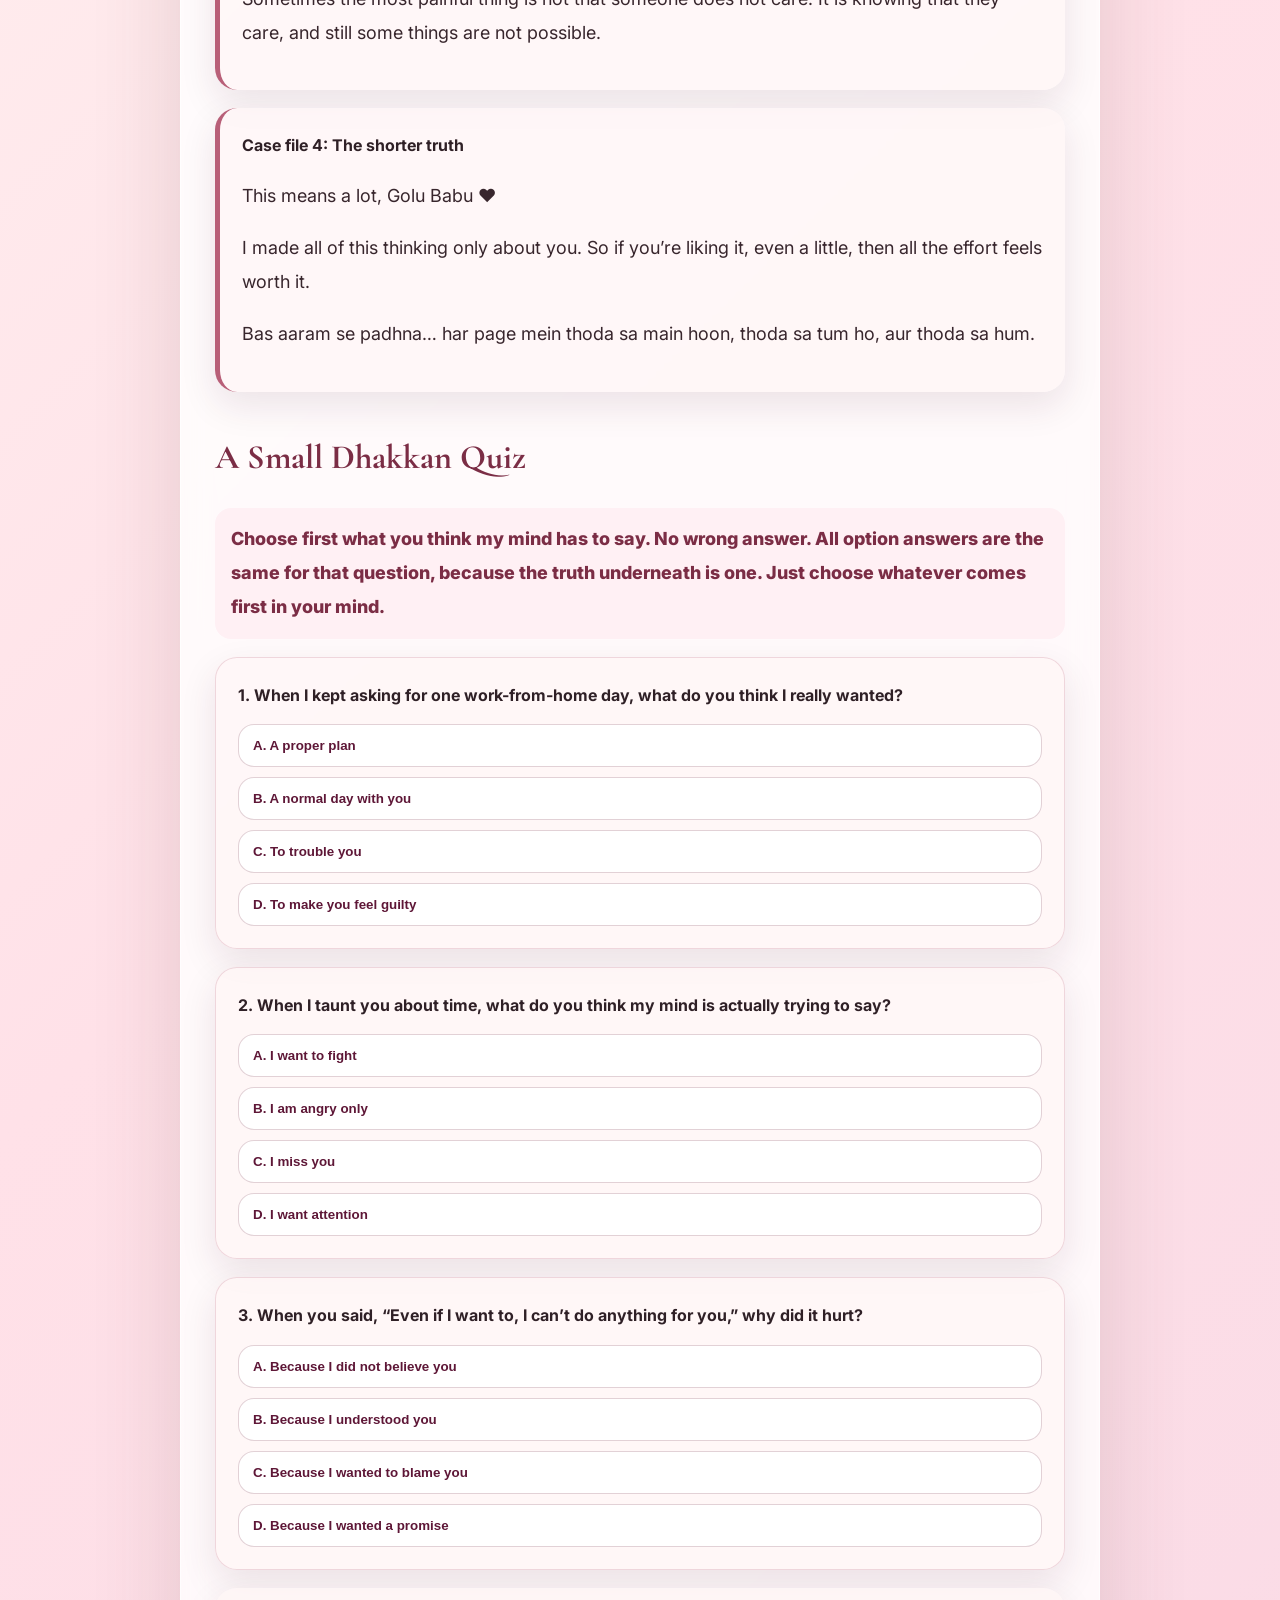
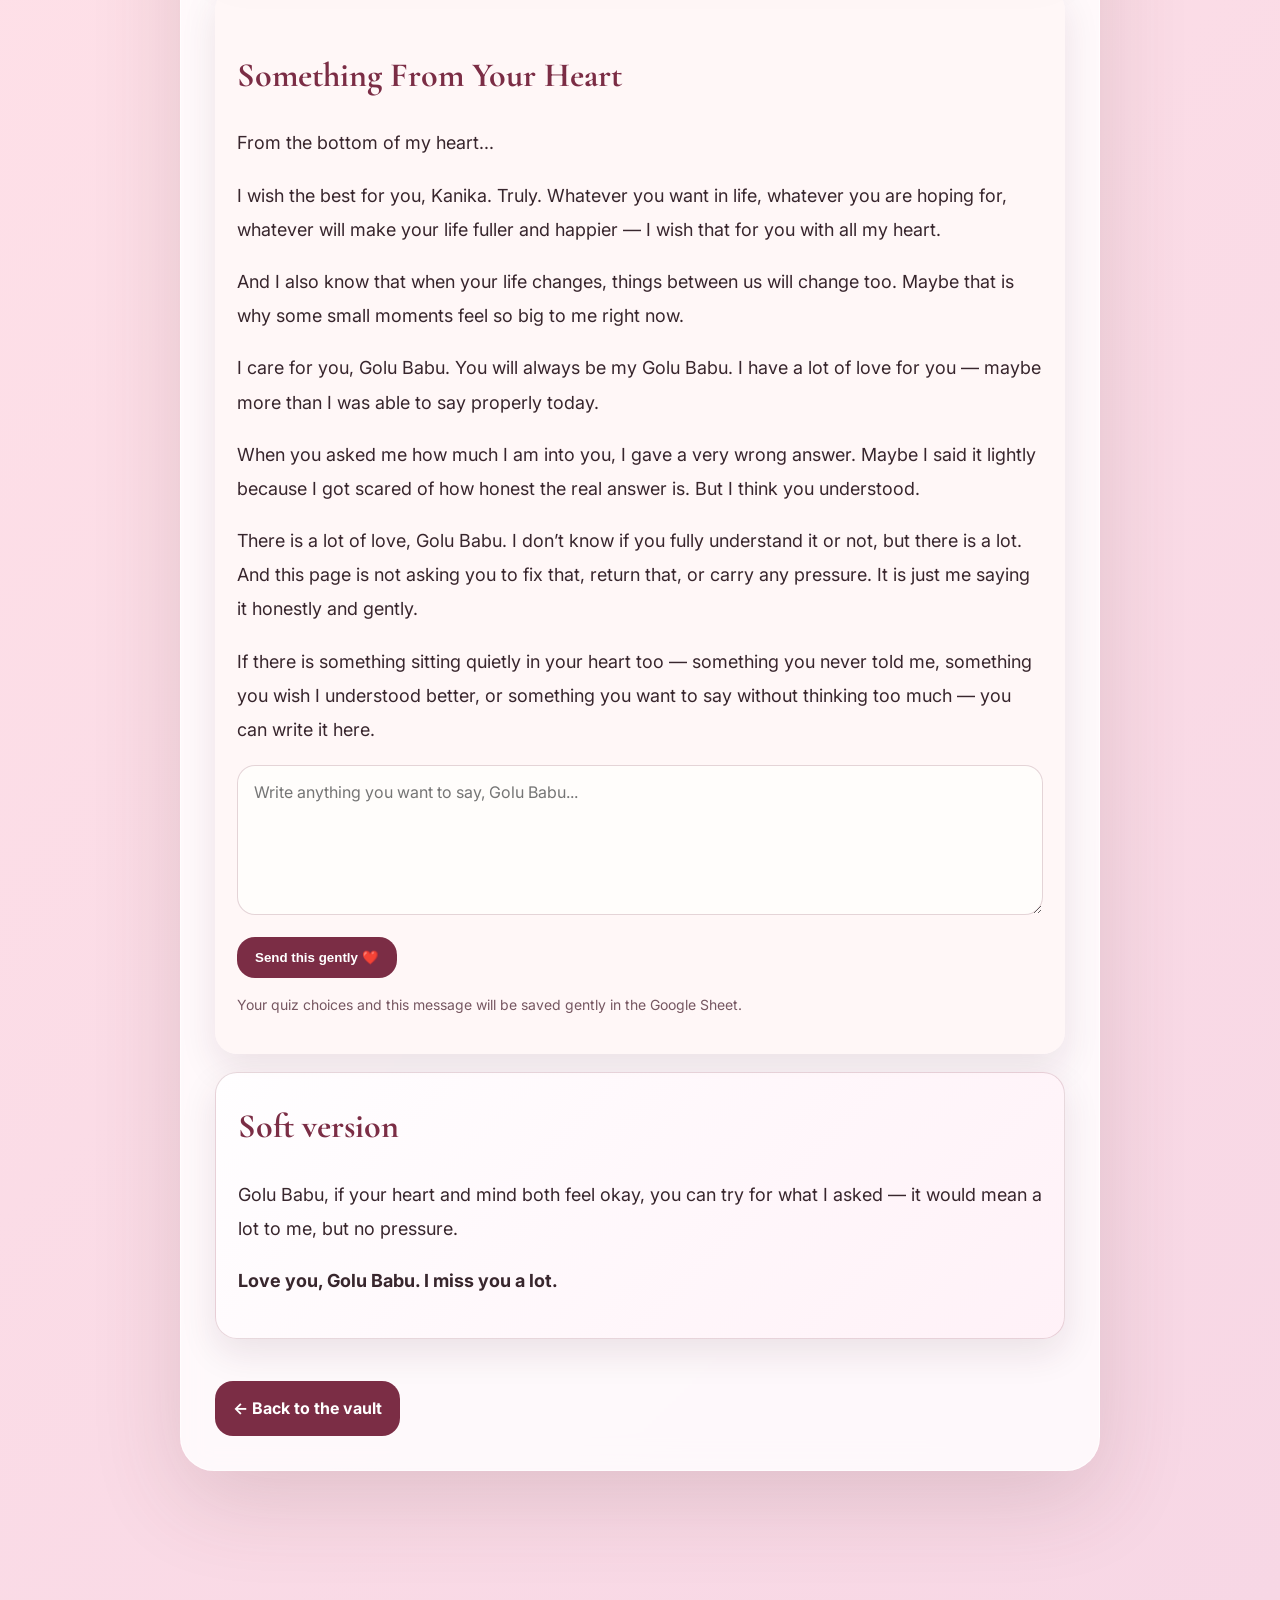
<file: day5.html>
<!DOCTYPE html>
<html lang="en">
<head>
  <meta charset="UTF-8">
  <meta name="viewport" content="width=device-width, initial-scale=1.0">
  <title>Day 5 - The Dhakkan Files</title>
  <link rel="preconnect" href="https://fonts.googleapis.com">
  <link rel="preconnect" href="https://fonts.gstatic.com" crossorigin>
  <link href="https://fonts.googleapis.com/css2?family=Cormorant+Garamond:wght@500;600;700&family=Inter:wght@400;500;600&display=swap" rel="stylesheet">
  <link rel="stylesheet" href="style.css">
  <style>
    body.day5-theme{min-height:100vh;background:linear-gradient(135deg,#fff8f3 0%,#ffe1e8 45%,#f7d7e5 100%);color:#2f2026;overflow-x:hidden}.emoji-rain{position:fixed;inset:0;pointer-events:none;z-index:0;overflow:hidden}.emoji-rain span{position:absolute;top:-10vh;font-size:18px;opacity:.42;animation:fallEmoji linear infinite}.emoji-rain span:nth-child(1){left:4%;animation-duration:12s;animation-delay:0s}.emoji-rain span:nth-child(2){left:12%;animation-duration:15s;animation-delay:2s}.emoji-rain span:nth-child(3){left:20%;animation-duration:10s;animation-delay:1s}.emoji-rain span:nth-child(4){left:30%;animation-duration:17s;animation-delay:3s}.emoji-rain span:nth-child(5){left:41%;animation-duration:13s;animation-delay:4s}.emoji-rain span:nth-child(6){left:52%;animation-duration:16s;animation-delay:1.5s}.emoji-rain span:nth-child(7){left:63%;animation-duration:11s;animation-delay:2.5s}.emoji-rain span:nth-child(8){left:74%;animation-duration:18s;animation-delay:.5s}.emoji-rain span:nth-child(9){left:84%;animation-duration:14s;animation-delay:3.5s}.emoji-rain span:nth-child(10){left:94%;animation-duration:12s;animation-delay:5s}@keyframes fallEmoji{0%{transform:translateY(-12vh) rotate(0deg)}100%{transform:translateY(112vh) rotate(360deg)}}.page-shell{position:relative;z-index:1}.letter{max-width:920px;margin:58px auto;padding:34px;background:rgba(255,255,255,.82);backdrop-filter:blur(14px);border:1px solid rgba(255,255,255,.66);border-radius:34px;box-shadow:0 28px 90px rgba(95,54,54,.16);line-height:1.9}.photo-grid{display:grid;grid-template-columns:1fr 1fr;gap:14px;margin-bottom:28px}.photo-grid img{width:100%;height:340px;object-fit:contain;background:rgba(255,255,255,.64);border-radius:26px;box-shadow:0 18px 46px rgba(0,0,0,.13)}.letter h1{font-family:'Cormorant Garamond',serif;font-size:54px;color:#7b2d45;margin:0 0 12px}.letter h2{font-family:'Cormorant Garamond',serif;color:#7b2d45;font-size:34px;margin:34px 0 10px}.letter p,.letter li{font-size:18px;color:#38262d}.eyebrow{letter-spacing:.14em;text-transform:uppercase;color:#8b2f4f;font-weight:700}.quote,.memory-card,.quiz-card,.heart-box,.try-box{margin:18px 0;padding:22px;background:rgba(255,247,246,.78);border-radius:22px;box-shadow:0 14px 36px rgba(70,24,45,.10)}.memory-card{border-left:5px solid #b85f78}.try-box{border:1px solid rgba(123,45,69,.18);background:linear-gradient(135deg,rgba(255,255,255,.85),rgba(255,240,246,.85))}.try-box h2{margin-top:0}.quiz-card{border:1px solid rgba(184,95,120,.22)}.quiz-options{display:grid;gap:10px;margin-top:14px}.quiz-options button{padding:13px 14px;border:1px solid rgba(123,45,69,.22);border-radius:16px;background:#fff;color:#5e1737;font-weight:700;cursor:pointer;text-align:left}.quiz-options button.selected{background:#7b2d45;color:#fff}.quiz-answer{display:none;margin-top:14px;padding:16px;border-radius:16px;background:#fff0e8;color:#3d2730}.heart-box textarea{width:100%;min-height:150px;border:1px solid rgba(123,45,69,.2);border-radius:18px;padding:16px;font-family:Inter,sans-serif;font-size:16px;box-sizing:border-box;background:#fffdfb;color:#3d2730}.heart-box button{margin-top:12px;border:0;border-radius:18px;padding:13px 18px;background:#7b2d45;color:white;font-weight:700;cursor:pointer}.tiny-note{font-size:14px!important;color:#765761!important}.important-note{font-weight:800!important;color:#7b2d45!important;background:#fff0f4;padding:14px 16px;border-radius:16px}.back{display:inline-block;margin-top:24px;color:#fff;background:#7b2d45;text-decoration:none;font-weight:700;padding:12px 18px;border-radius:18px}@media(max-width:700px){.emoji-rain span{font-size:15px;opacity:.30}.letter{margin:18px 10px;padding:20px;border-radius:24px}.photo-grid{grid-template-columns:1fr}.photo-grid img{height:auto;max-height:420px}.letter h1{font-size:40px}.letter h2{font-size:28px}.letter p,.letter li{font-size:16px}.quote,.memory-card,.quiz-card,.heart-box,.try-box{padding:16px;border-radius:18px}.quiz-options button{font-size:14px;padding:12px}.heart-box textarea{min-height:130px}}
  </style>
</head>
<body class="day5-theme">
  <div class="emoji-rain" aria-hidden="true"><span>🥺</span><span>😂</span><span>❤️</span><span>🙂</span><span>😔</span><span>🥹</span><span>💕</span><span>🙈</span><span>✨</span><span>🫶</span></div>
  <div class="hearts" aria-hidden="true"></div>
  <main class="page-shell"><section class="letter">
    <div class="photo-grid"><img src="photos/day%201%20(13).jpeg" alt="Golu Babu"><img src="photos/day%201%20(14).jpeg" alt="Golu Babu"></div>
    <p class="eyebrow">Day 5</p><h1>The Dhakkan Files</h1>
    <p>This page was supposed to be something else.</p>
    <p>Then you read the vault for the third time. Then you said, “Acha ni hota to 3 baar ku padhti.” And then, of course, you called me Dhakkan.</p>
    <div class="quote">So today, this Dhakkan is keeping a small record of things that are funny, soft, and a little difficult to say properly.</div>
    <div class="memory-card"><b>Case file 1: The third read</b><p>Proof collected: Golu Babu read it three times. Case closed. This Dhakkan will not ask again whether you liked it.</p></div>
    <div class="memory-card"><b>Case file 2: The ordinary day</b><p>The work-from-home day was never really about work. It was about one ordinary day together. Laptops, calls, small breaks, random teasing, and just being in the same space for a few hours.</p><p>Before your life changes, Kanika — and I genuinely wish from my heart that it changes in all the ways you want and deserve — things will also change between us. That is why that one simple day mattered to me more than I was able to explain.</p></div>
    <div class="memory-card"><b>Case file 3: The line that hurt</b><p>You said you want to do things for me, but even if you want to, you cannot.</p><p>It hurt. Not because I doubted you. It hurt because I understood you.</p><p>Sometimes the most painful thing is not that someone does not care. It is knowing that they care, and still some things are not possible.</p></div>
    <div class="memory-card"><b>Case file 4: The shorter truth</b><p>This means a lot, Golu Babu ❤️</p><p>I made all of this thinking only about you. So if you’re liking it, even a little, then all the effort feels worth it.</p><p>Bas aaram se padhna… har page mein thoda sa main hoon, thoda sa tum ho, aur thoda sa hum.</p></div>

    <h2>A Small Dhakkan Quiz</h2>
    <p class="important-note">Choose first what you think my mind has to say. No wrong answer. All option answers are the same for that question, because the truth underneath is one. Just choose whatever comes first in your mind.</p>
    <div class="quiz-card"><b>1. When I kept asking for one work-from-home day, what do you think I really wanted?</b><div class="quiz-options"><button type="button" onclick="selectQuiz(this,'quiz1','A. A proper plan','a1')">A. A proper plan</button><button type="button" onclick="selectQuiz(this,'quiz1','B. A normal day with you','a1')">B. A normal day with you</button><button type="button" onclick="selectQuiz(this,'quiz1','C. To trouble you','a1')">C. To trouble you</button><button type="button" onclick="selectQuiz(this,'quiz1','D. To make you feel guilty','a1')">D. To make you feel guilty</button></div><div id="a1" class="quiz-answer">It was never about work. It was about one normal day with you. Nothing extraordinary. Just one ordinary memory before your life changes in the ways I genuinely wish for you.</div></div>
    <div class="quiz-card"><b>2. When I taunt you about time, what do you think my mind is actually trying to say?</b><div class="quiz-options"><button type="button" onclick="selectQuiz(this,'quiz2','A. I want to fight','a2')">A. I want to fight</button><button type="button" onclick="selectQuiz(this,'quiz2','B. I am angry only','a2')">B. I am angry only</button><button type="button" onclick="selectQuiz(this,'quiz2','C. I miss you','a2')">C. I miss you</button><button type="button" onclick="selectQuiz(this,'quiz2','D. I want attention','a2')">D. I want attention</button></div><div id="a2" class="quiz-answer">The real answer is: I miss you. Sometimes I say it badly. Sometimes it comes out as taunts. That is my fault. Underneath all of it, there is usually one simple thing — I miss you, and I still don’t always know how to say that without sounding hurt.</div></div>
    <div class="quiz-card"><b>3. When you said, “Even if I want to, I can’t do anything for you,” why did it hurt?</b><div class="quiz-options"><button type="button" onclick="selectQuiz(this,'quiz3','A. Because I did not believe you','a3')">A. Because I did not believe you</button><button type="button" onclick="selectQuiz(this,'quiz3','B. Because I understood you','a3')">B. Because I understood you</button><button type="button" onclick="selectQuiz(this,'quiz3','C. Because I wanted to blame you','a3')">C. Because I wanted to blame you</button><button type="button" onclick="selectQuiz(this,'quiz3','D. Because I wanted a promise','a3')">D. Because I wanted a promise</button></div><div id="a3" class="quiz-answer">It hurt because I understood you. I know you care. I know you want to do things. And I also know some realities are bigger than both of us. That is what made it hurt quietly.</div></div>

    <div class="heart-box"><h2>Something From Your Heart</h2><p>From the bottom of my heart...</p><p>I wish the best for you, Kanika. Truly. Whatever you want in life, whatever you are hoping for, whatever will make your life fuller and happier — I wish that for you with all my heart.</p><p>And I also know that when your life changes, things between us will change too. Maybe that is why some small moments feel so big to me right now.</p><p>I care for you, Golu Babu. You will always be my Golu Babu. I have a lot of love for you — maybe more than I was able to say properly today.</p><p>When you asked me how much I am into you, I gave a very wrong answer. Maybe I said it lightly because I got scared of how honest the real answer is. But I think you understood.</p><p>There is a lot of love, Golu Babu. I don’t know if you fully understand it or not, but there is a lot. And this page is not asking you to fix that, return that, or carry any pressure. It is just me saying it honestly and gently.</p><p>If there is something sitting quietly in your heart too — something you never told me, something you wish I understood better, or something you want to say without thinking too much — you can write it here.</p><form id="heartForm" action="https://script.google.com/macros/s/AKfycbzubZNrwwE0IS8tZjK76If5901DdDww7TxKKPWgPqkriqKVxtm_1ndD6eGj-wIBRNK1/exec" method="POST" target="hiddenSubmitFrame" onsubmit="return prepareSubmit()"><input type="hidden" name="page" value="day5"><input type="hidden" id="quiz1Input" name="quiz1"><input type="hidden" id="quiz2Input" name="quiz2"><input type="hidden" id="quiz3Input" name="quiz3"><input type="hidden" id="userAgentInput" name="userAgent"><textarea id="heartMessage" name="heartMessage" placeholder="Write anything you want to say, Golu Babu..."></textarea><button id="submitBtn" type="submit">Send this gently ❤️</button></form><iframe name="hiddenSubmitFrame" style="display:none;"></iframe><p id="saveMsg" class="tiny-note">Your quiz choices and this message will be saved gently in the Google Sheet.</p></div>
    <div class="try-box"><h2>Soft version</h2><p>Golu Babu, if your heart and mind both feel okay, you can try for what I asked — it would mean a lot to me, but no pressure.</p><p><b>Love you, Golu Babu. I miss you a lot.</b></p></div>
    <a class="back" href="index.html">← Back to the vault</a>
  </section></main>
  <script>
    const answers={page:'day5',quiz1:'',quiz2:'',quiz3:''};
    function selectQuiz(btn,key,value,id){answers[key]=value;btn.parentElement.querySelectorAll('button').forEach(b=>b.classList.remove('selected'));btn.classList.add('selected');document.getElementById(id).style.display='block';}
    function prepareSubmit(){document.getElementById('quiz1Input').value=answers.quiz1;document.getElementById('quiz2Input').value=answers.quiz2;document.getElementById('quiz3Input').value=answers.quiz3;document.getElementById('userAgentInput').value=navigator.userAgent;const btn=document.getElementById('submitBtn');const msg=document.getElementById('saveMsg');btn.disabled=true;btn.innerText='Saving gently...';setTimeout(()=>{btn.innerText='Saved gently ❤️';msg.innerText='Saved gently, Golu Babu ❤️';document.getElementById('heartMessage').value='';},1600);return true;}
  </script>
  <script src="script.js"></script>
</body>
</html>
</file>
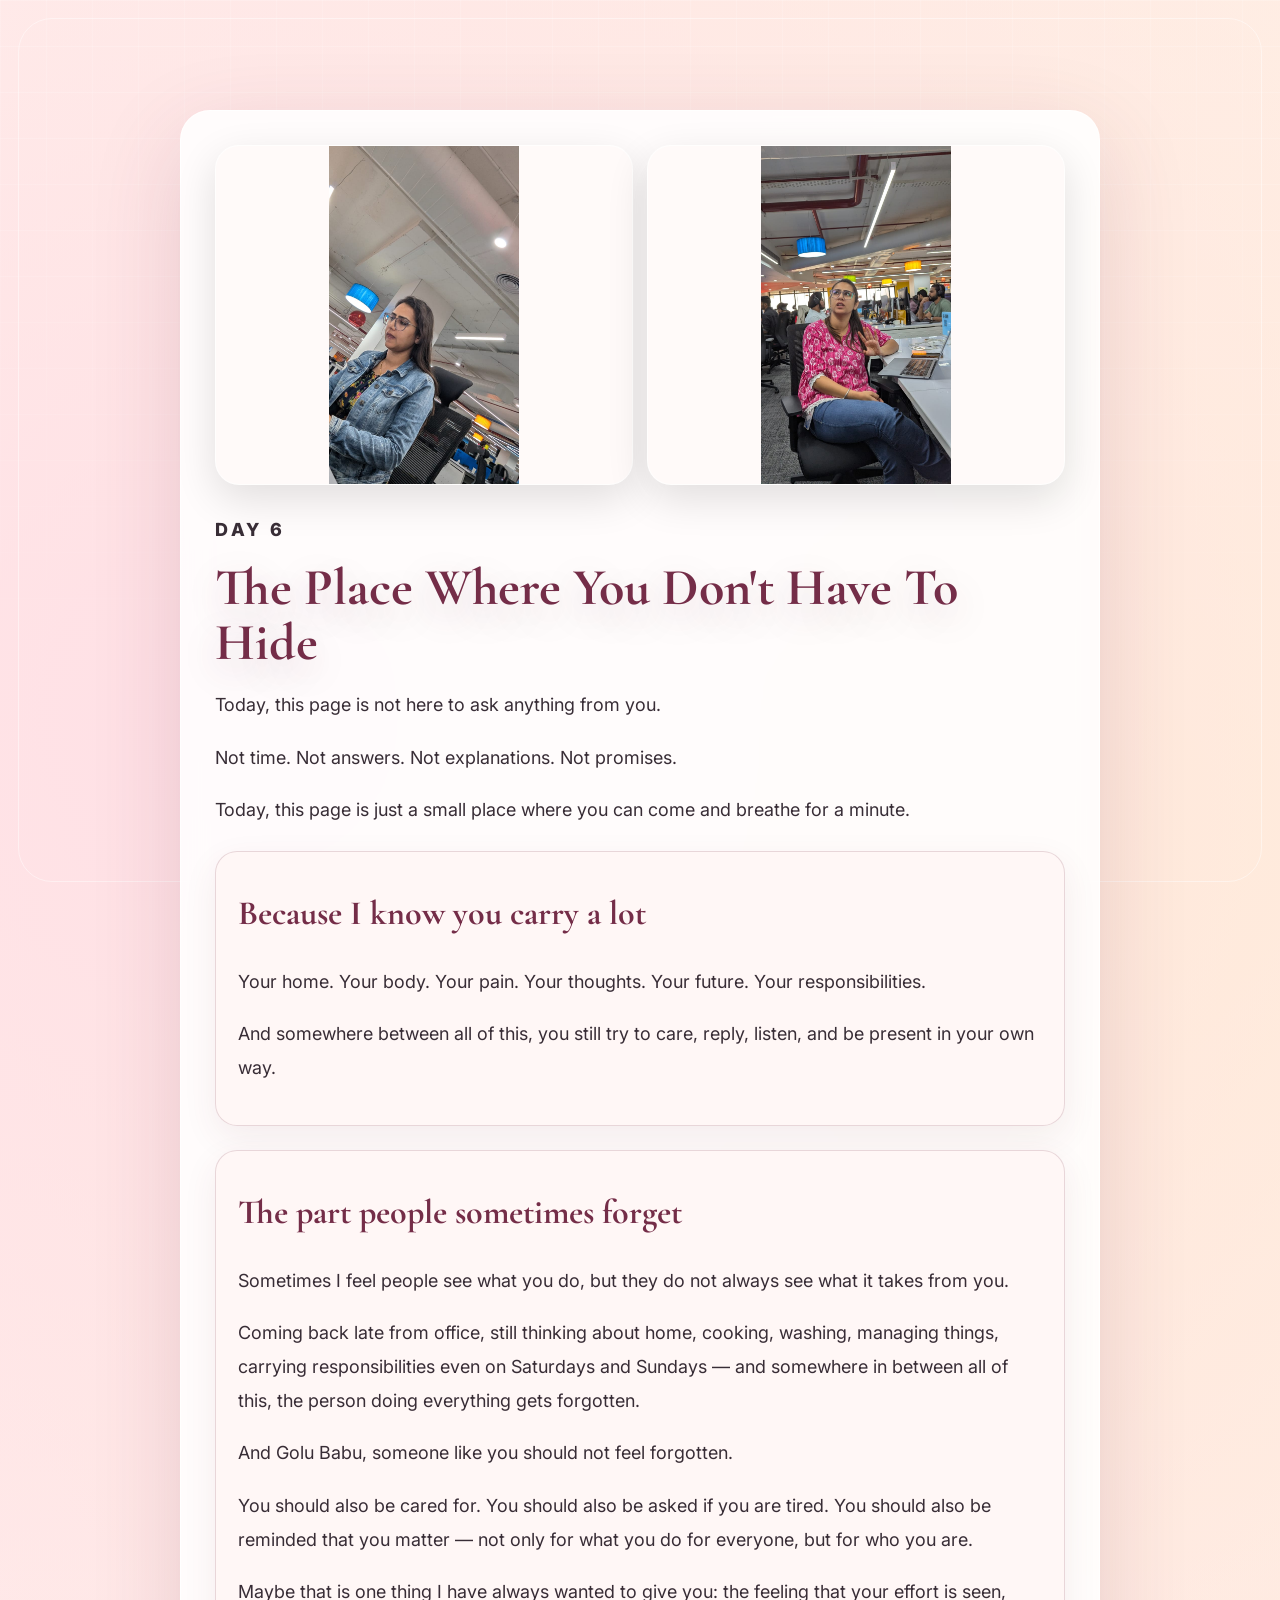
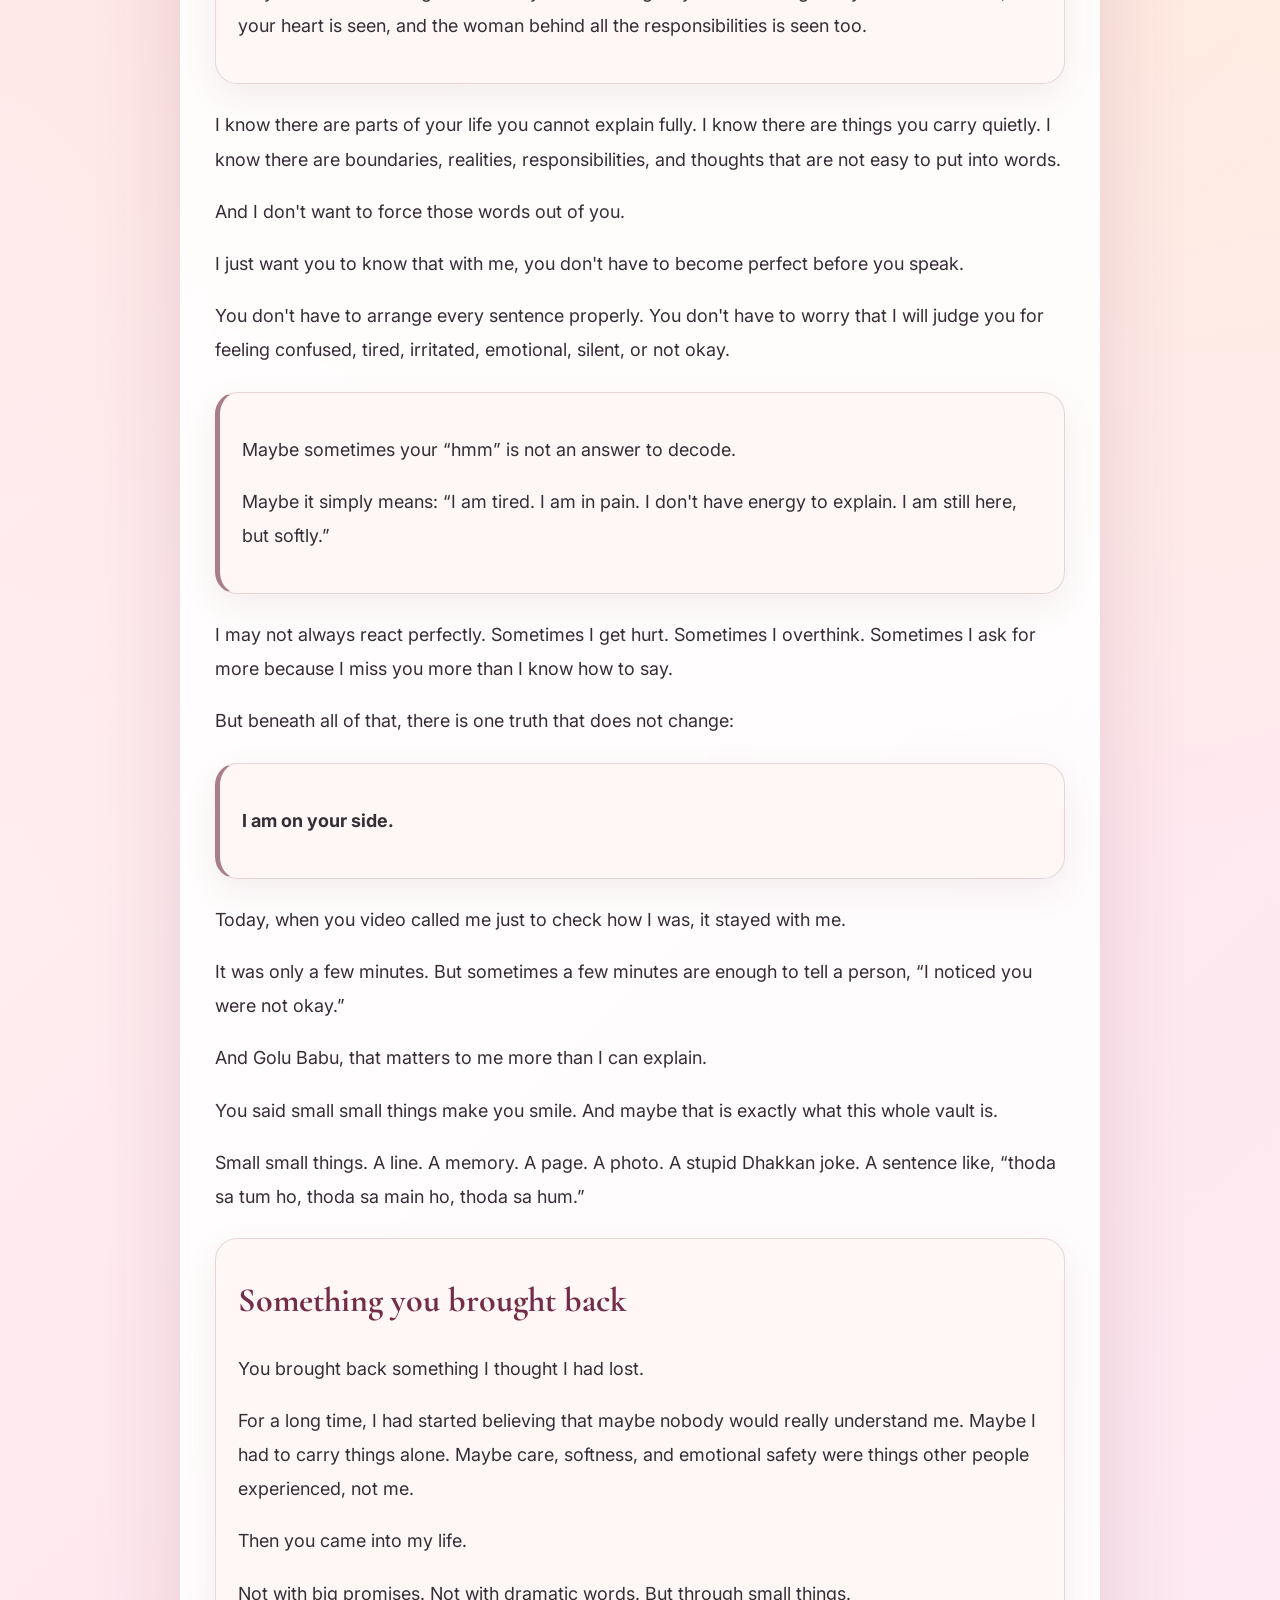
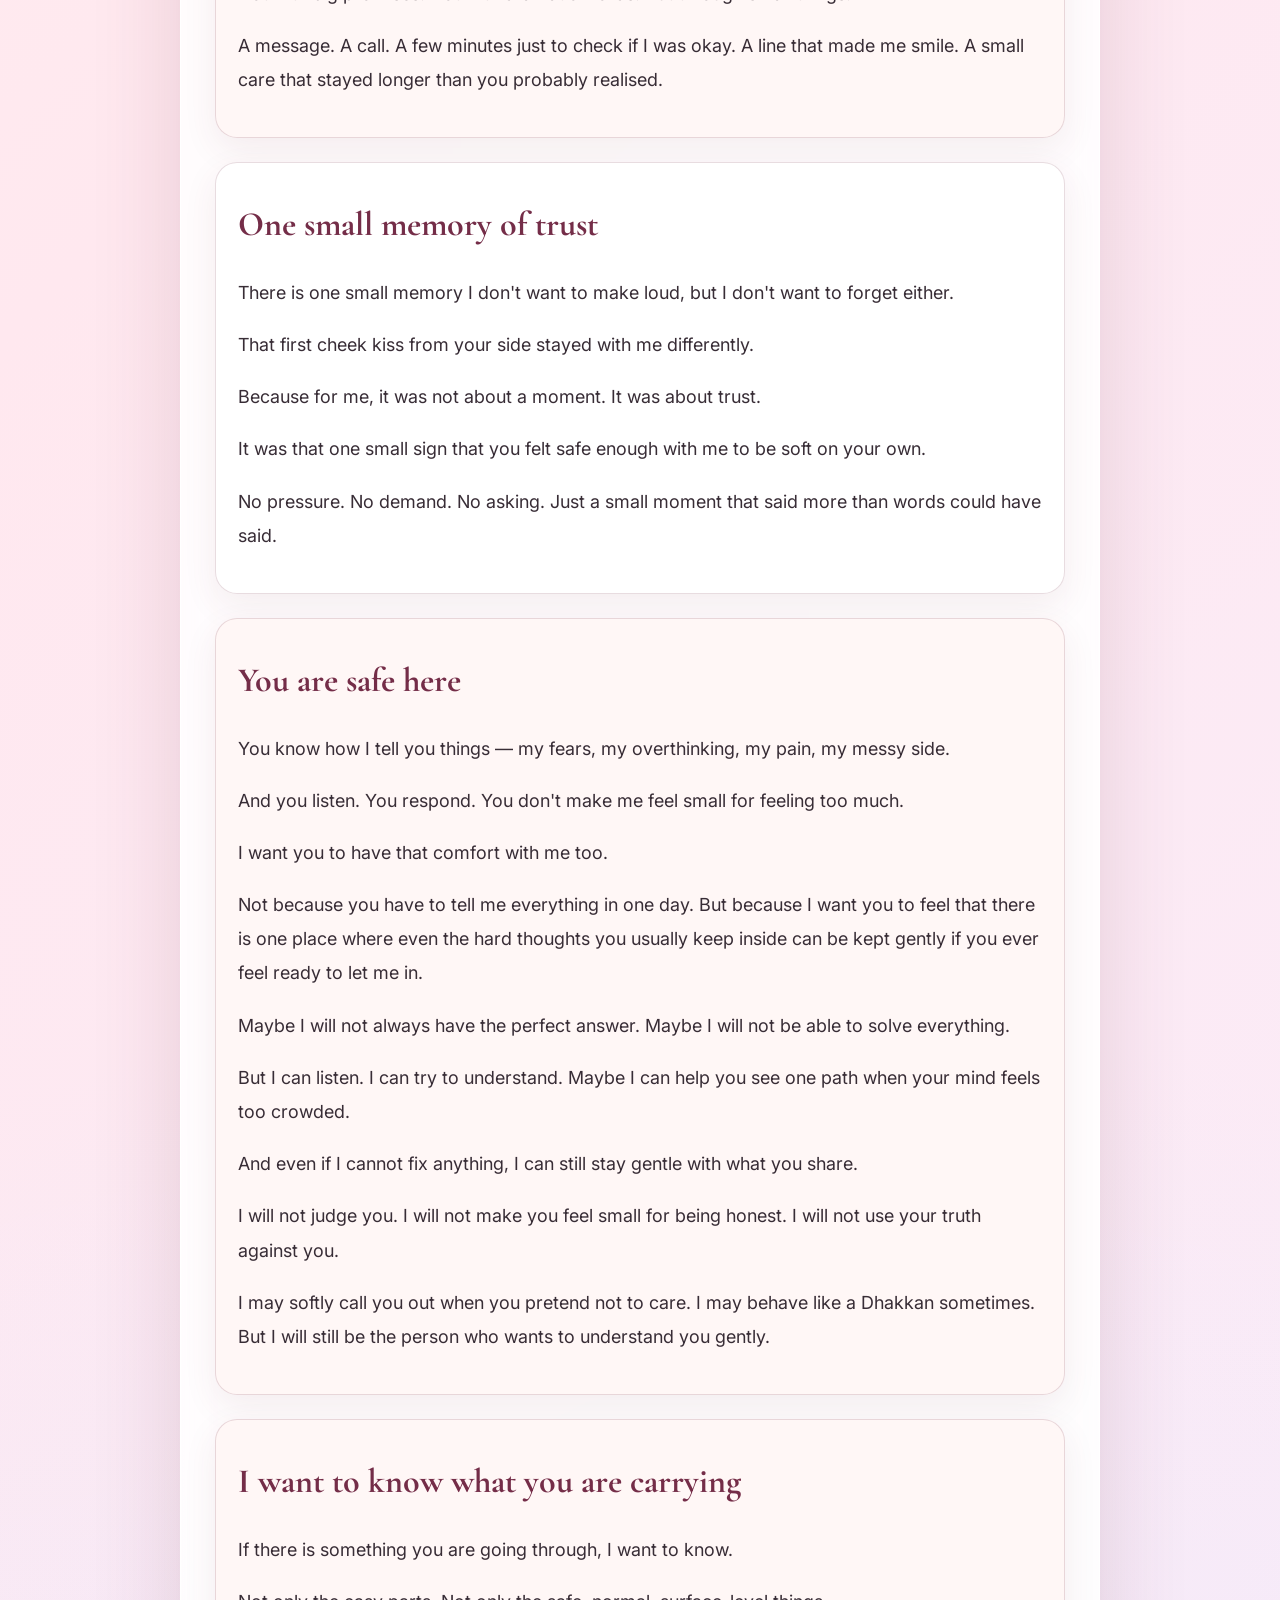
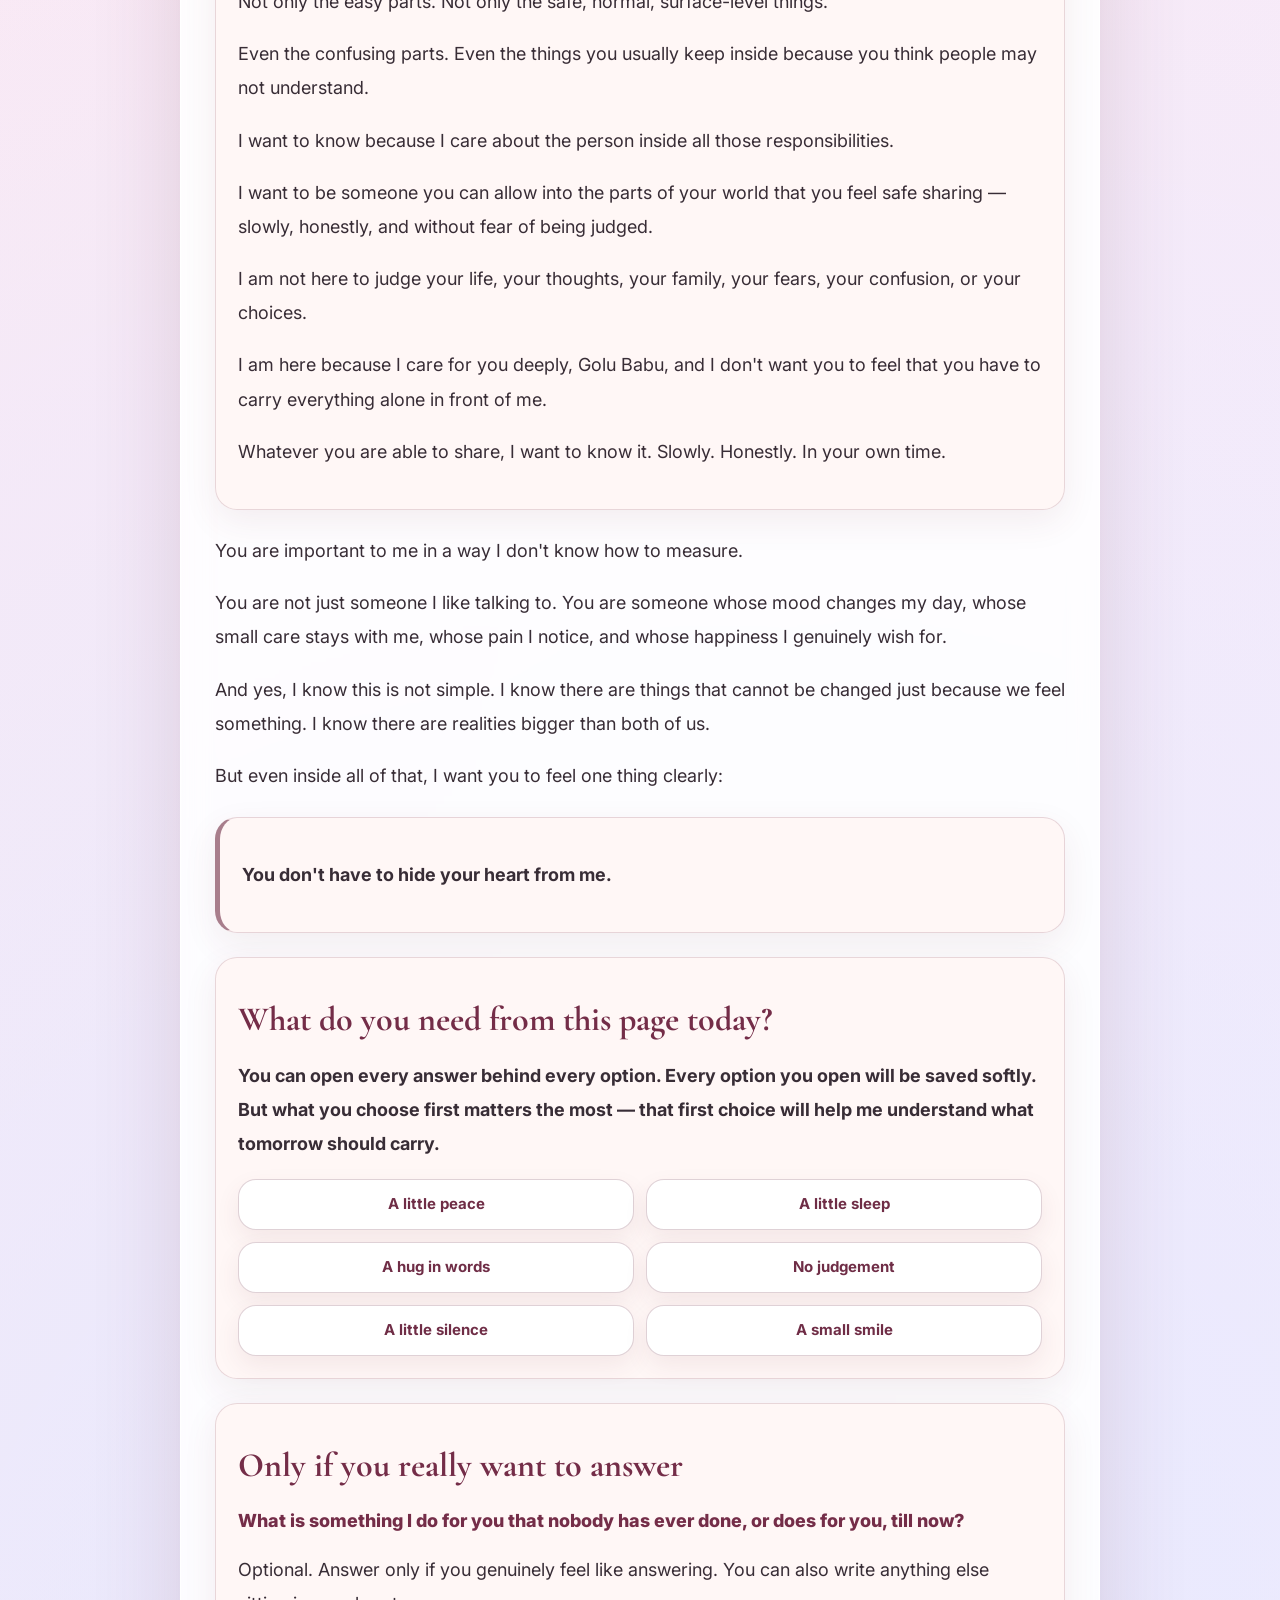
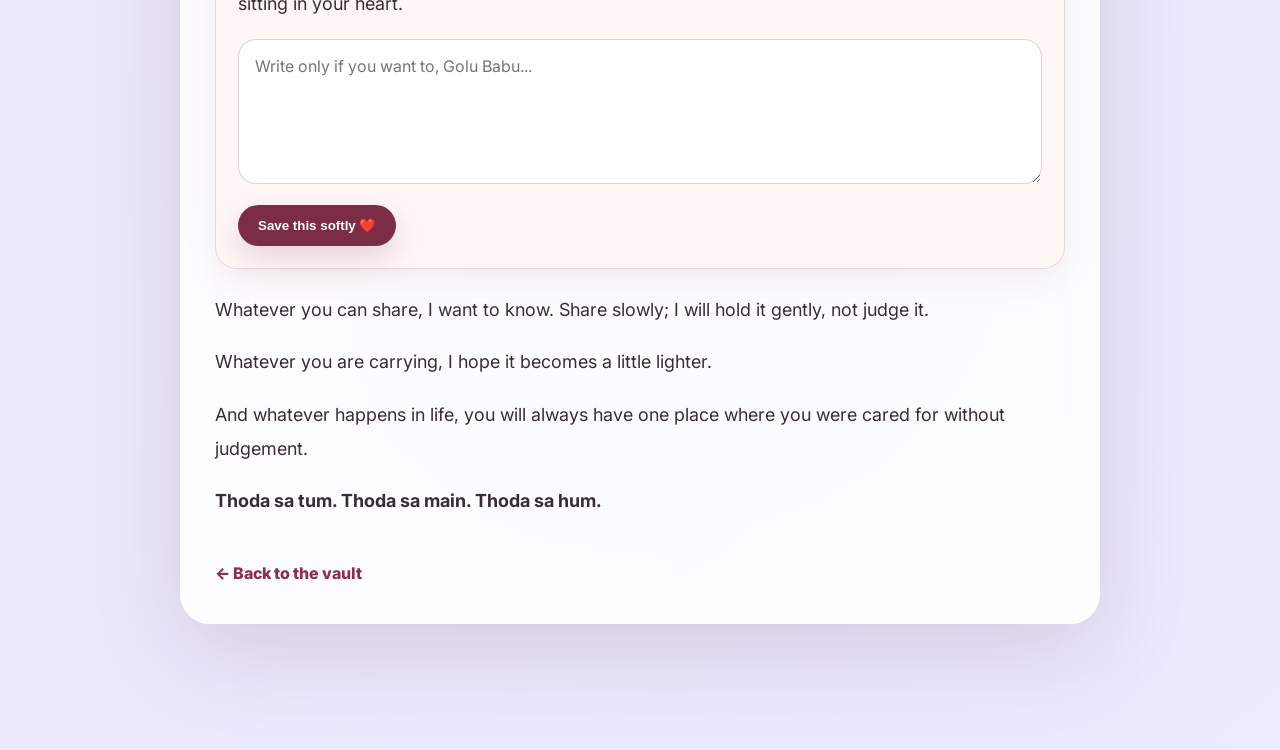
<file: day6.html>
<!DOCTYPE html>
<html lang="en">
<head>
  <meta charset="UTF-8" />
  <meta name="viewport" content="width=device-width, initial-scale=1.0" />
  <title>Day 6 - The Place Where You Don't Have To Hide</title>
  <link rel="preconnect" href="https://fonts.googleapis.com">
  <link rel="preconnect" href="https://fonts.gstatic.com" crossorigin>
  <link href="https://fonts.googleapis.com/css2?family=Cormorant+Garamond:wght@500;600;700&family=Inter:wght@400;500;600;700&display=swap" rel="stylesheet">
  <link rel="stylesheet" href="style.css">
  <style>
    :root{--ink:#382d36;--deep:#742d48;--card:rgba(255,255,255,.87);--line:rgba(126,60,84,.18)}
    body{min-height:100vh;background:radial-gradient(circle at 18% 10%,rgba(255,222,230,.92),transparent 28%),radial-gradient(circle at 84% 12%,rgba(255,244,203,.78),transparent 25%),radial-gradient(circle at 52% 92%,rgba(224,231,255,.72),transparent 36%),linear-gradient(135deg,#fff8f0 0%,#ffe8ef 42%,#f6eeff 100%);overflow-x:hidden}
    .emoji-rain{position:fixed;inset:0;pointer-events:none;z-index:0;overflow:hidden}.emoji-rain span{position:absolute;top:-54px;font-size:24px;opacity:.58;animation:fall linear infinite;filter:blur(.05px)}.emoji-rain span.big-heart{font-size:44px;opacity:.38}.emoji-rain span.mid-heart{font-size:32px;opacity:.48}@keyframes fall{0%{transform:translateY(-12vh) rotate(0deg)}100%{transform:translateY(116vh) rotate(34deg);opacity:.06}}
    .page-shell{position:relative;z-index:1}.letter{max-width:920px;margin:54px auto;padding:34px;background:var(--card);border:1px solid rgba(255,255,255,.72);border-radius:30px;box-shadow:0 28px 90px rgba(112,48,72,.16);line-height:1.9;backdrop-filter:blur(14px)}
    .photo-grid{display:grid;grid-template-columns:1fr 1fr;gap:14px;margin-bottom:28px}.photo-grid img{width:100%;height:340px;object-fit:contain;background:#fffaf9;border-radius:24px;box-shadow:0 14px 42px rgba(0,0,0,.12);border:1px solid rgba(255,255,255,.75)}
    .letter h1{font-family:'Cormorant Garamond',serif;font-size:52px;line-height:1.05;color:var(--deep);margin:0 0 14px}.letter h2{font-family:'Cormorant Garamond',serif;font-size:34px;color:var(--deep);margin:8px 0 10px}.letter p,.letter li{font-size:18px;color:var(--ink)}
    .soft-card,.choice-box,.heart-box,.quote,.trust-card{margin:24px 0;padding:22px;background:rgba(255,247,246,.91);border:1px solid var(--line);border-radius:22px;box-shadow:0 12px 34px rgba(111,45,70,.08)}.quote{border-left:5px solid rgba(111,45,70,.6)}.trust-card{background:rgba(255,255,255,.82)}.small-line{font-size:15px;color:#7a5a64;margin-top:-4px}.emphasis{font-weight:800;color:#742d48}
    .need-grid{display:grid;grid-template-columns:repeat(2,minmax(0,1fr));gap:12px;margin-top:18px}.need-btn{border:1px solid rgba(111,45,70,.22);background:white;color:#6f2d46;border-radius:18px;padding:15px 14px;font:700 15px/1.25 Inter,sans-serif;cursor:pointer;box-shadow:0 10px 24px rgba(111,45,70,.08);transition:transform .18s ease,box-shadow .18s ease,background .18s ease}.need-btn:hover{transform:translateY(-2px);box-shadow:0 14px 34px rgba(111,45,70,.12)}.need-btn.selected{background:#7b2d45;color:white}.reveal{display:none;margin-top:18px;padding:0;background:transparent;color:#3d3030;font-size:17px}.answer-card{margin-top:12px;padding:17px 18px;background:white;border-radius:18px;border:1px solid rgba(111,45,70,.12);box-shadow:0 10px 24px rgba(111,45,70,.07)}.answer-card b{color:#742d48}
    .heart-box textarea{width:100%;min-height:145px;border:1px solid rgba(111,45,70,.22);border-radius:18px;padding:16px;font-size:16px;font-family:Inter,sans-serif;background:#fff;box-sizing:border-box;resize:vertical;color:#3d3030}.submit-btn{margin-top:12px;border:0;border-radius:999px;background:#7b2d45;color:#fff;padding:13px 20px;font-weight:800;cursor:pointer;box-shadow:0 12px 30px rgba(123,45,69,.18)}.saved-note{display:none;margin-top:12px;color:#6f2d46;font-weight:800}.back{display:inline-block;margin-top:22px;color:#8b2f4f;text-decoration:none;font-weight:800}
    @media(max-width:700px){.letter{margin:22px 10px;padding:20px;border-radius:24px}.letter h1{font-size:38px}.letter h2{font-size:28px}.letter p,.letter li{font-size:16px}.photo-grid{grid-template-columns:1fr}.photo-grid img{height:auto;max-height:470px}.need-grid{grid-template-columns:1fr}.emoji-rain span{font-size:22px}.emoji-rain span.big-heart{font-size:38px}.emoji-rain span.mid-heart{font-size:30px}.submit-btn{width:100%;padding:14px 18px}}
  </style>
</head>
<body>
  <div class="emoji-rain" aria-hidden="true">
    <span class="big-heart" style="left:3%;animation-duration:11s;animation-delay:0s;">❤️</span><span style="left:7%;animation-duration:15s;animation-delay:2s;">🥺</span><span class="mid-heart" style="left:11%;animation-duration:13s;animation-delay:5s;">💗</span><span style="left:16%;animation-duration:16s;animation-delay:1s;">🤍</span><span class="big-heart" style="left:21%;animation-duration:18s;animation-delay:4s;">💖</span><span style="left:26%;animation-duration:12s;animation-delay:6s;">🌙</span><span class="mid-heart" style="left:31%;animation-duration:14s;animation-delay:3s;">❤️</span><span style="left:36%;animation-duration:17s;animation-delay:7s;">🫶</span><span class="big-heart" style="left:41%;animation-duration:13s;animation-delay:2s;">💕</span><span style="left:46%;animation-duration:16s;animation-delay:5s;">✨</span><span class="mid-heart" style="left:51%;animation-duration:12s;animation-delay:1s;">💗</span><span style="left:56%;animation-duration:19s;animation-delay:4s;">🌸</span><span class="big-heart" style="left:61%;animation-duration:15s;animation-delay:6s;">❤️</span><span style="left:66%;animation-duration:13s;animation-delay:3s;">🙂</span><span class="mid-heart" style="left:71%;animation-duration:18s;animation-delay:0s;">💓</span><span style="left:76%;animation-duration:14s;animation-delay:7s;">🥺</span><span class="big-heart" style="left:81%;animation-duration:17s;animation-delay:2s;">💞</span><span style="left:86%;animation-duration:12s;animation-delay:5s;">🤍</span><span class="mid-heart" style="left:91%;animation-duration:16s;animation-delay:1s;">❤️</span><span style="left:96%;animation-duration:14s;animation-delay:4s;">✨</span>
  </div>
  <div class="hearts" aria-hidden="true"></div>
  <main class="page-shell"><section class="letter">
    <div class="photo-grid"><img src="photos/day%201%20(17).jpeg" alt="Golu Babu"><img src="photos/day%201%20(19).jpeg" alt="Golu Babu"></div>
    <p class="eyebrow">Day 6</p><h1>The Place Where You Don't Have To Hide</h1>
    <p>Today, this page is not here to ask anything from you.</p><p>Not time. Not answers. Not explanations. Not promises.</p><p>Today, this page is just a small place where you can come and breathe for a minute.</p>
    <div class="soft-card"><h2>Because I know you carry a lot</h2><p>Your home. Your body. Your pain. Your thoughts. Your future. Your responsibilities.</p><p>And somewhere between all of this, you still try to care, reply, listen, and be present in your own way.</p></div>
    <div class="soft-card"><h2>The part people sometimes forget</h2><p>Sometimes I feel people see what you do, but they do not always see what it takes from you.</p><p>Coming back late from office, still thinking about home, cooking, washing, managing things, carrying responsibilities even on Saturdays and Sundays — and somewhere in between all of this, the person doing everything gets forgotten.</p><p>And Golu Babu, someone like you should not feel forgotten.</p><p>You should also be cared for. You should also be asked if you are tired. You should also be reminded that you matter — not only for what you do for everyone, but for who you are.</p><p>Maybe that is one thing I have always wanted to give you: the feeling that your effort is seen, your heart is seen, and the woman behind all the responsibilities is seen too.</p></div>
    <p>I know there are parts of your life you cannot explain fully. I know there are things you carry quietly. I know there are boundaries, realities, responsibilities, and thoughts that are not easy to put into words.</p><p>And I don't want to force those words out of you.</p><p>I just want you to know that with me, you don't have to become perfect before you speak.</p><p>You don't have to arrange every sentence properly. You don't have to worry that I will judge you for feeling confused, tired, irritated, emotional, silent, or not okay.</p>
    <div class="quote"><p>Maybe sometimes your “hmm” is not an answer to decode.</p><p>Maybe it simply means: “I am tired. I am in pain. I don't have energy to explain. I am still here, but softly.”</p></div>
    <p>I may not always react perfectly. Sometimes I get hurt. Sometimes I overthink. Sometimes I ask for more because I miss you more than I know how to say.</p><p>But beneath all of that, there is one truth that does not change:</p><div class="quote"><p><b>I am on your side.</b></p></div>
    <p>Today, when you video called me just to check how I was, it stayed with me.</p><p>It was only a few minutes. But sometimes a few minutes are enough to tell a person, “I noticed you were not okay.”</p><p>And Golu Babu, that matters to me more than I can explain.</p>
    <p>You said small small things make you smile. And maybe that is exactly what this whole vault is.</p><p>Small small things. A line. A memory. A page. A photo. A stupid Dhakkan joke. A sentence like, “thoda sa tum ho, thoda sa main ho, thoda sa hum.”</p>
    <div class="soft-card"><h2>Something you brought back</h2><p>You brought back something I thought I had lost.</p><p>For a long time, I had started believing that maybe nobody would really understand me. Maybe I had to carry things alone. Maybe care, softness, and emotional safety were things other people experienced, not me.</p><p>Then you came into my life.</p><p>Not with big promises. Not with dramatic words. But through small things.</p><p>A message. A call. A few minutes just to check if I was okay. A line that made me smile. A small care that stayed longer than you probably realised.</p></div>
    <div class="trust-card"><h2>One small memory of trust</h2><p>There is one small memory I don't want to make loud, but I don't want to forget either.</p><p>That first cheek kiss from your side stayed with me differently.</p><p>Because for me, it was not about a moment. It was about trust.</p><p>It was that one small sign that you felt safe enough with me to be soft on your own.</p><p>No pressure. No demand. No asking. Just a small moment that said more than words could have said.</p></div>
    <div class="soft-card"><h2>You are safe here</h2><p>You know how I tell you things — my fears, my overthinking, my pain, my messy side.</p><p>And you listen. You respond. You don't make me feel small for feeling too much.</p><p>I want you to have that comfort with me too.</p><p>Not because you have to tell me everything in one day. But because I want you to feel that there is one place where even the hard thoughts you usually keep inside can be kept gently if you ever feel ready to let me in.</p><p>Maybe I will not always have the perfect answer. Maybe I will not be able to solve everything.</p><p>But I can listen. I can try to understand. Maybe I can help you see one path when your mind feels too crowded.</p><p>And even if I cannot fix anything, I can still stay gentle with what you share.</p><p>I will not judge you. I will not make you feel small for being honest. I will not use your truth against you.</p><p>I may softly call you out when you pretend not to care. I may behave like a Dhakkan sometimes. But I will still be the person who wants to understand you gently.</p></div>
    <div class="soft-card"><h2>I want to know what you are carrying</h2><p>If there is something you are going through, I want to know.</p><p>Not only the easy parts. Not only the safe, normal, surface-level things.</p><p>Even the confusing parts. Even the things you usually keep inside because you think people may not understand.</p><p>I want to know because I care about the person inside all those responsibilities.</p><p>I want to be someone you can allow into the parts of your world that you feel safe sharing — slowly, honestly, and without fear of being judged.</p><p>I am not here to judge your life, your thoughts, your family, your fears, your confusion, or your choices.</p><p>I am here because I care for you deeply, Golu Babu, and I don't want you to feel that you have to carry everything alone in front of me.</p><p>Whatever you are able to share, I want to know it. Slowly. Honestly. In your own time.</p></div>
    <p>You are important to me in a way I don't know how to measure.</p><p>You are not just someone I like talking to. You are someone whose mood changes my day, whose small care stays with me, whose pain I notice, and whose happiness I genuinely wish for.</p><p>And yes, I know this is not simple. I know there are things that cannot be changed just because we feel something. I know there are realities bigger than both of us.</p><p>But even inside all of that, I want you to feel one thing clearly:</p><div class="quote"><p><b>You don't have to hide your heart from me.</b></p></div>
    <div class="choice-box" id="needBox"><h2>What do you need from this page today?</h2><p class="small-line"><b>You can open every answer behind every option. Every option you open will be saved softly. But what you choose first matters the most — that first choice will help me understand what tomorrow should carry.</b></p><div class="need-grid"><button class="need-btn" type="button" onclick="selectNeed(this,'Peace','Then I wish you peace today, Golu Babu. The kind that does not ask you to decide everything at once.')">A little peace</button><button class="need-btn" type="button" onclick="selectNeed(this,'Sleep','Then I wish you sleep without overthinking. The kind where your mind stops fighting you for a few hours.')">A little sleep</button><button class="need-btn" type="button" onclick="selectNeed(this,'Hug in words','Then imagine the safest hug in words — no questions, no explanations, just warmth.')">A hug in words</button><button class="need-btn" type="button" onclick="selectNeed(this,'No judgement','Then take this clearly: I am not here to judge you. You can be honest here, slowly.')">No judgement</button><button class="need-btn" type="button" onclick="selectNeed(this,'Silence','Then I wish you silence that feels safe, not lonely. The kind where you don\'t have to perform being okay.')">A little silence</button><button class="need-btn" type="button" onclick="selectNeed(this,'Smile','Then I hope one small line from this page makes you smile, even if the day is heavy.')">A small smile</button></div><div class="reveal" id="needReveal"></div><div class="saved-note" id="choiceSaved">Saved softly ❤️</div></div>
    <div class="heart-box"><h2>Only if you really want to answer</h2><p class="small-line"><span class="emphasis">What is something I do for you that nobody has ever done, or does for you, till now?</span></p><p class="small-line">Optional. Answer only if you genuinely feel like answering. You can also write anything else sitting in your heart.</p><textarea id="openAnswer" placeholder="Write only if you want to, Golu Babu..."></textarea><br><button class="submit-btn" type="button" onclick="saveOpenAnswer()">Save this softly ❤️</button><div class="saved-note" id="openSaved">Saved gently, Golu Babu ❤️</div></div>
    <p>Whatever you can share, I want to know. Share slowly; I will hold it gently, not judge it.</p><p>Whatever you are carrying, I hope it becomes a little lighter.</p><p>And whatever happens in life, you will always have one place where you were cared for without judgement.</p><p><b>Thoda sa tum. Thoda sa main. Thoda sa hum.</b></p>
    <a class="back" href="index.html">← Back to the vault</a>
  </section></main>
  <iframe name="day6_hidden_iframe" id="day6_hidden_iframe" style="display:none;"></iframe>
  <script>
    const SHEET_URL='https://script.google.com/macros/s/AKfycbzubZNrwwE0IS8tZjK76If5901DdDww7TxKKPWgPqkriqKVxtm_1ndD6eGj-wIBRNK1/exec';
    let firstNeed=''; const openedNeeds=new Set();
    function submitToSheet(page,quiz1,quiz2,quiz3,heartMessage){const fields={page:page||'',quiz1:quiz1||'',quiz2:quiz2||'',quiz3:quiz3||'',heartMessage:heartMessage||'',userAgent:navigator.userAgent};const form=document.createElement('form');form.method='POST';form.action=SHEET_URL;form.target='day6_hidden_iframe';form.style.display='none';form.acceptCharset='UTF-8';Object.keys(fields).forEach(function(key){const input=document.createElement('input');input.type='hidden';input.name=key;input.value=fields[key];form.appendChild(input)});document.body.appendChild(form);form.submit();setTimeout(function(){form.remove()},1800)}
    function selectNeed(button,value,message){const isFirst=!firstNeed;if(isFirst){firstNeed=value}button.classList.add('selected');const reveal=document.getElementById('needReveal');reveal.style.display='block';if(!openedNeeds.has(value)){openedNeeds.add(value);const card=document.createElement('div');card.className='answer-card';card.innerHTML='<b>'+value+'</b><br>'+message;reveal.appendChild(card);submitToSheet('day6-need-choice',value,'What do you need from this page today?',isFirst?'first-choice-clicked':'choice-clicked','');document.getElementById('choiceSaved').textContent=isFirst?'First choice saved softly ❤️':'Choice saved softly ❤️';document.getElementById('choiceSaved').style.display='block'}}
    function saveOpenAnswer(){const answer=document.getElementById('openAnswer').value.trim();submitToSheet('day6-open-answer','What is something I do for you that nobody has ever done, or does for you, till now?','Opened options: '+(Array.from(openedNeeds).join(', ')||'No option opened'),firstNeed?'First choice: '+firstNeed:'No first choice selected',answer);document.getElementById('openSaved').style.display='block';setTimeout(function(){document.getElementById('openAnswer').value=''},1400)}
  </script>
  <script src="script.js"></script>
</body>
</html>
</file>
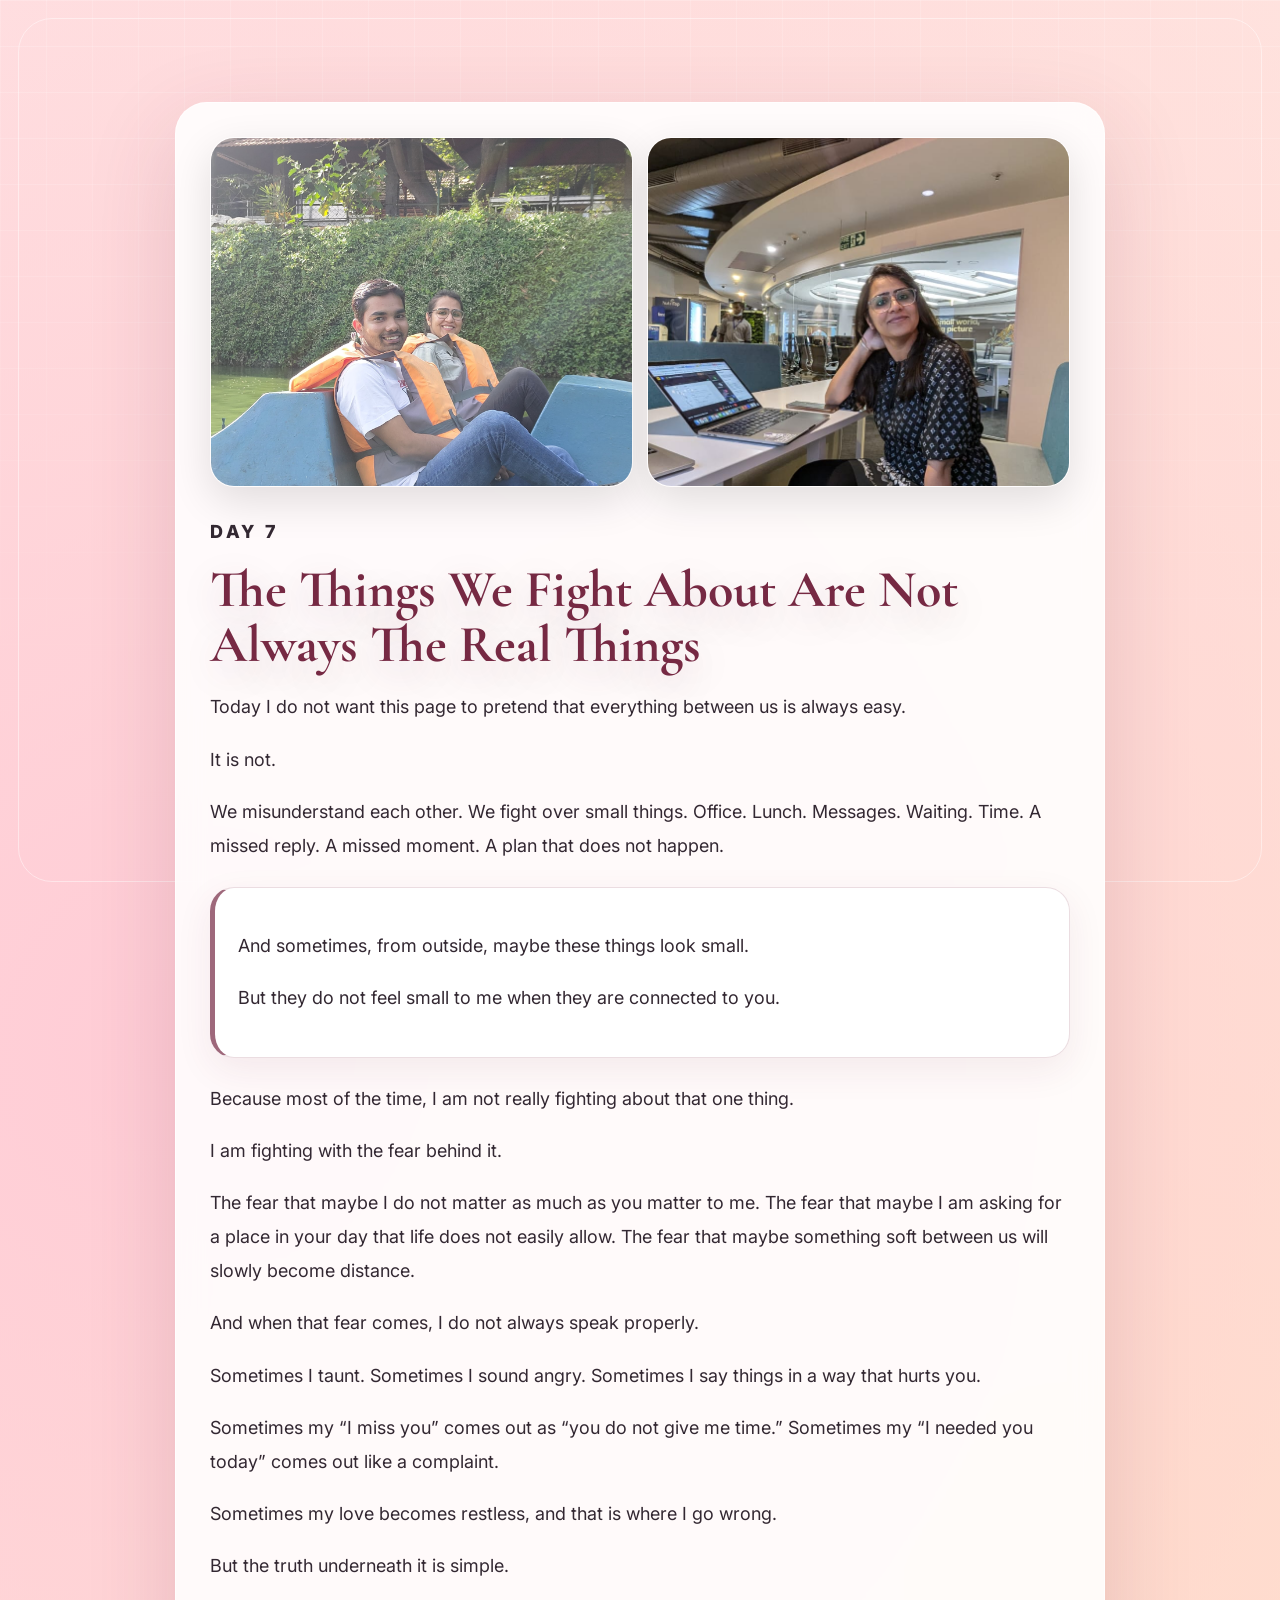
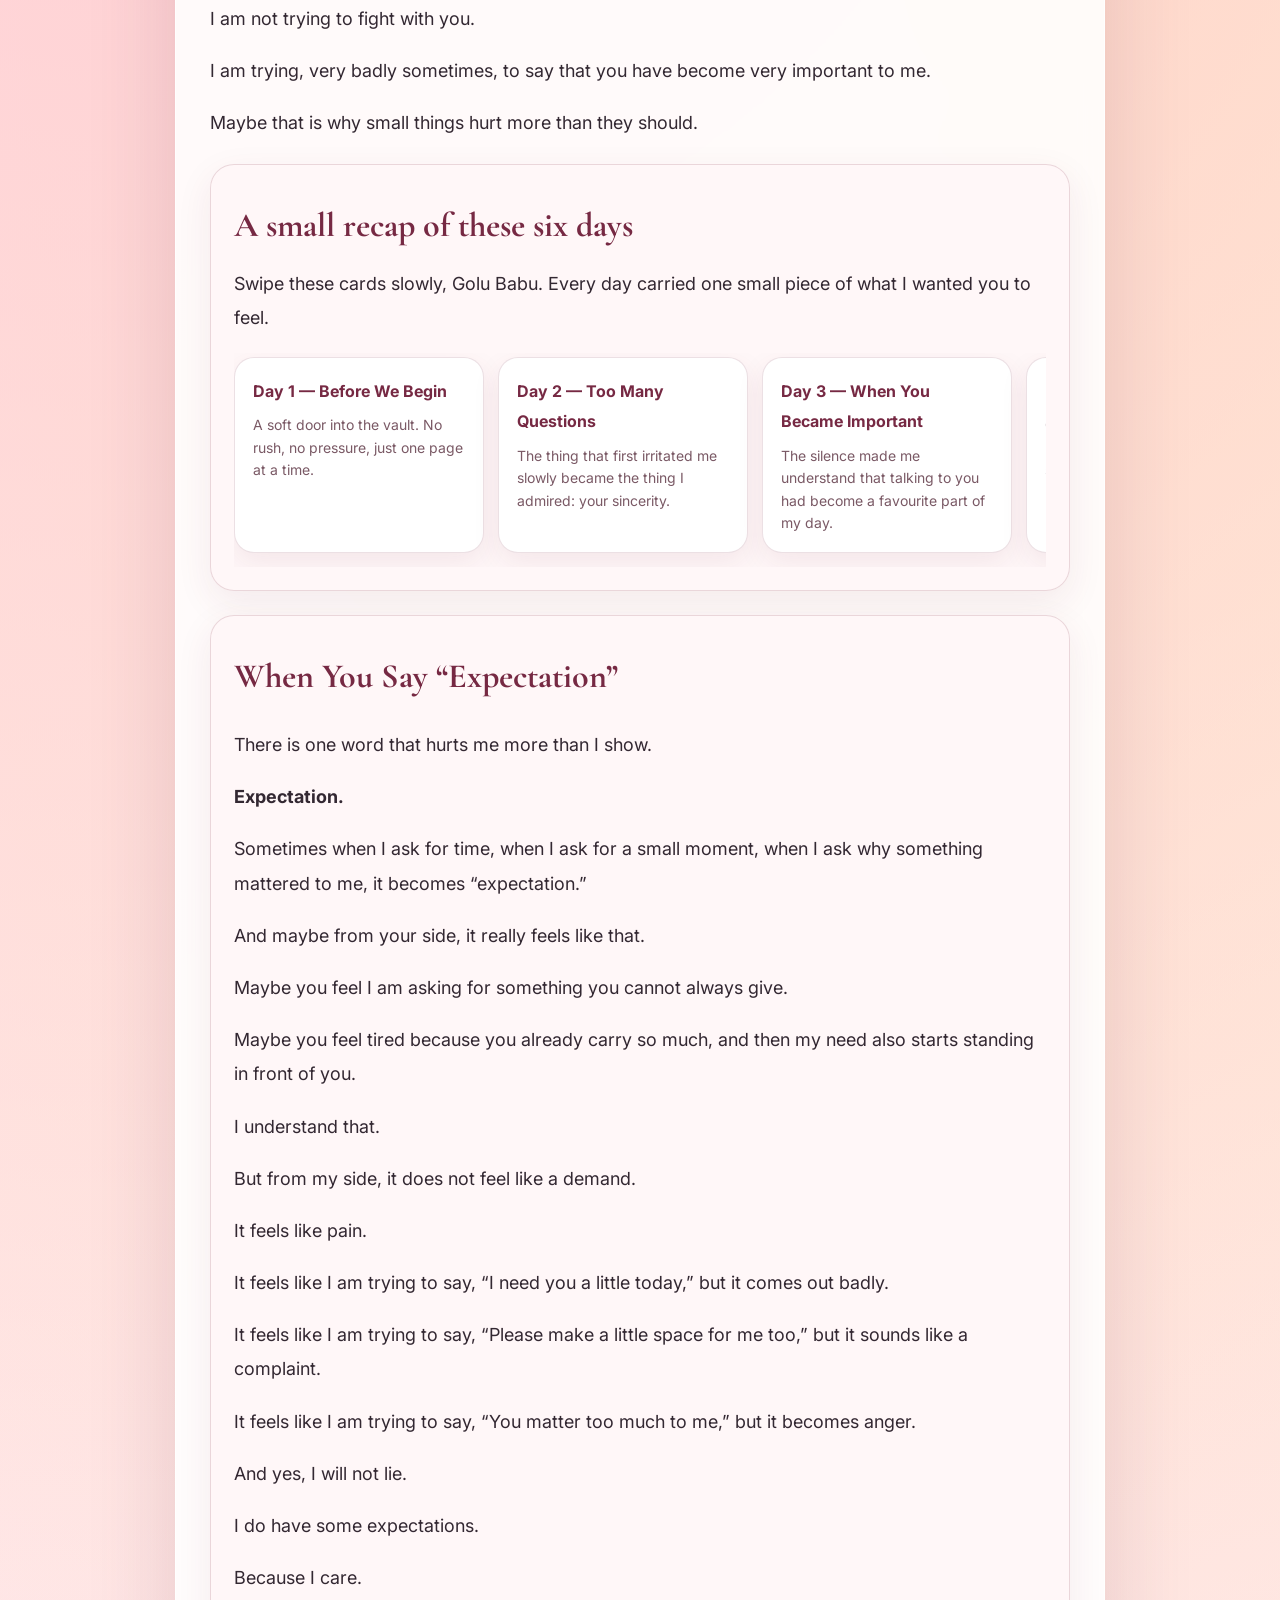
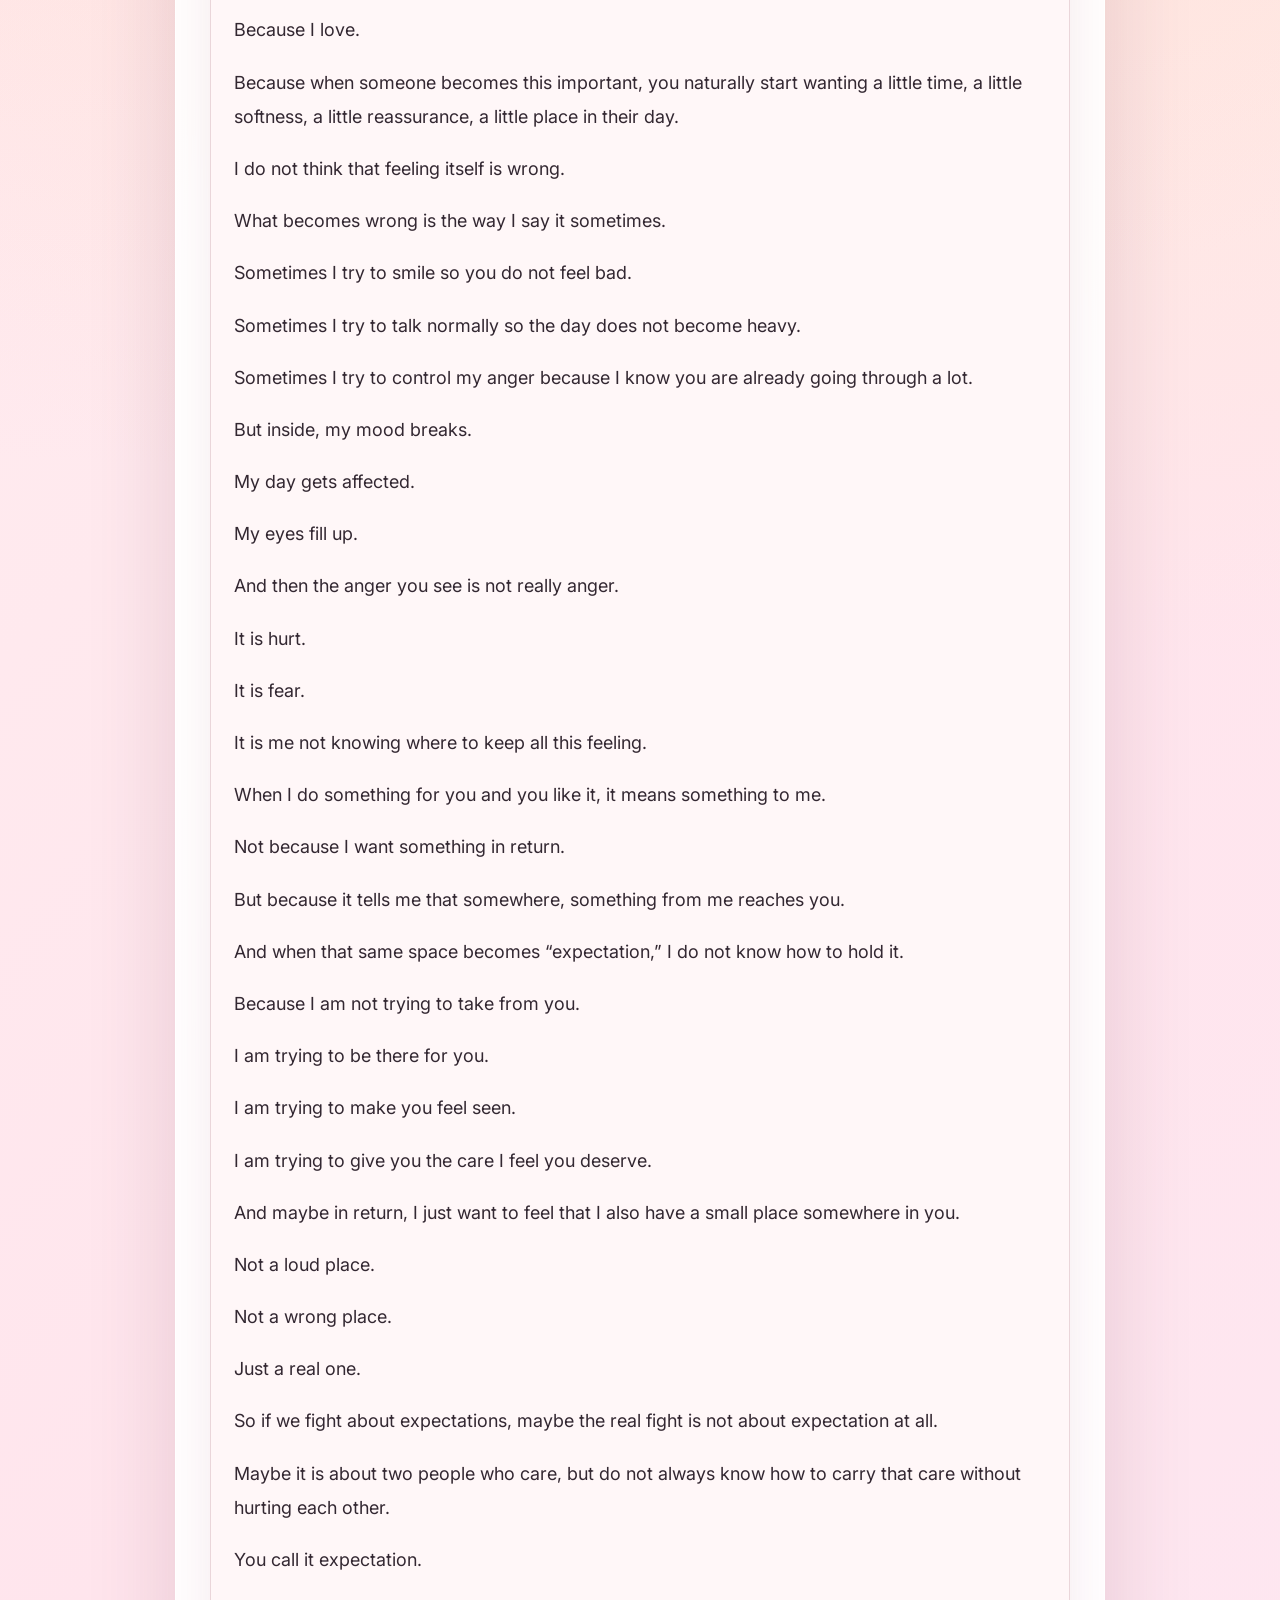
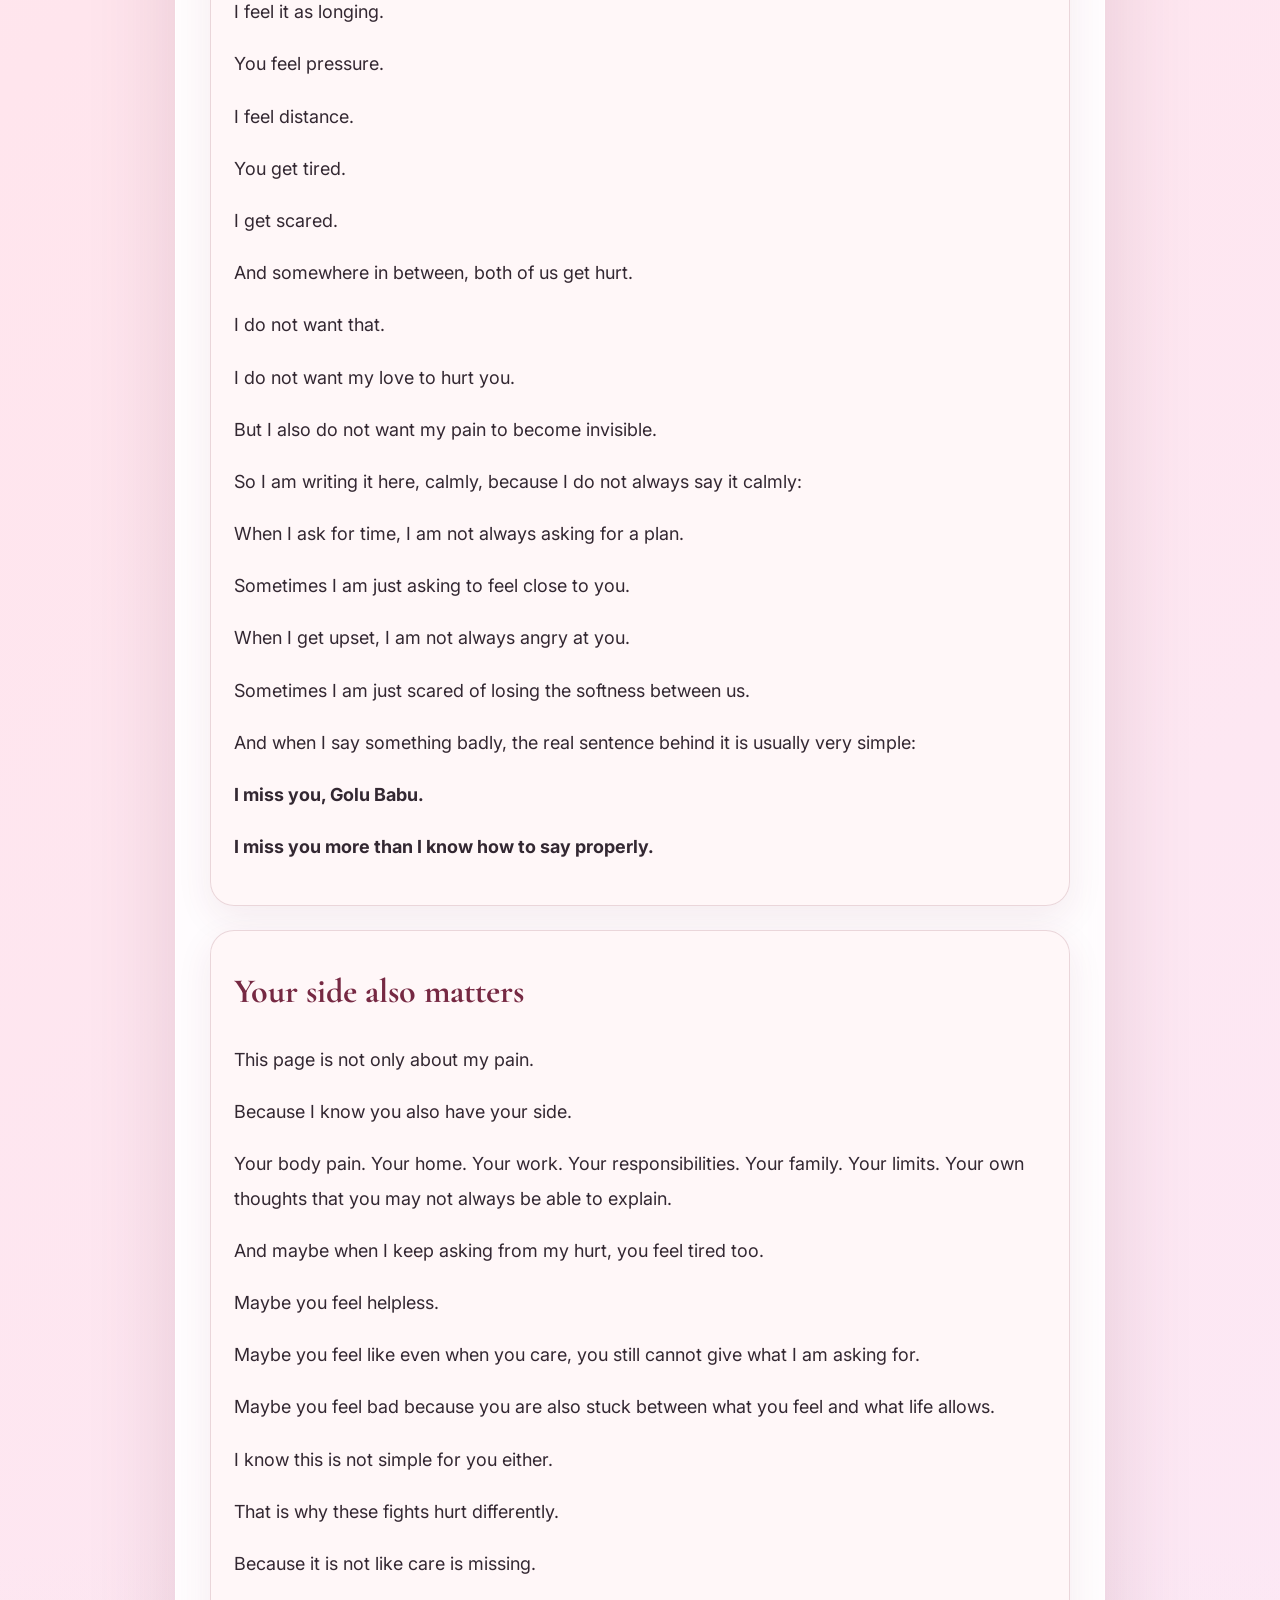
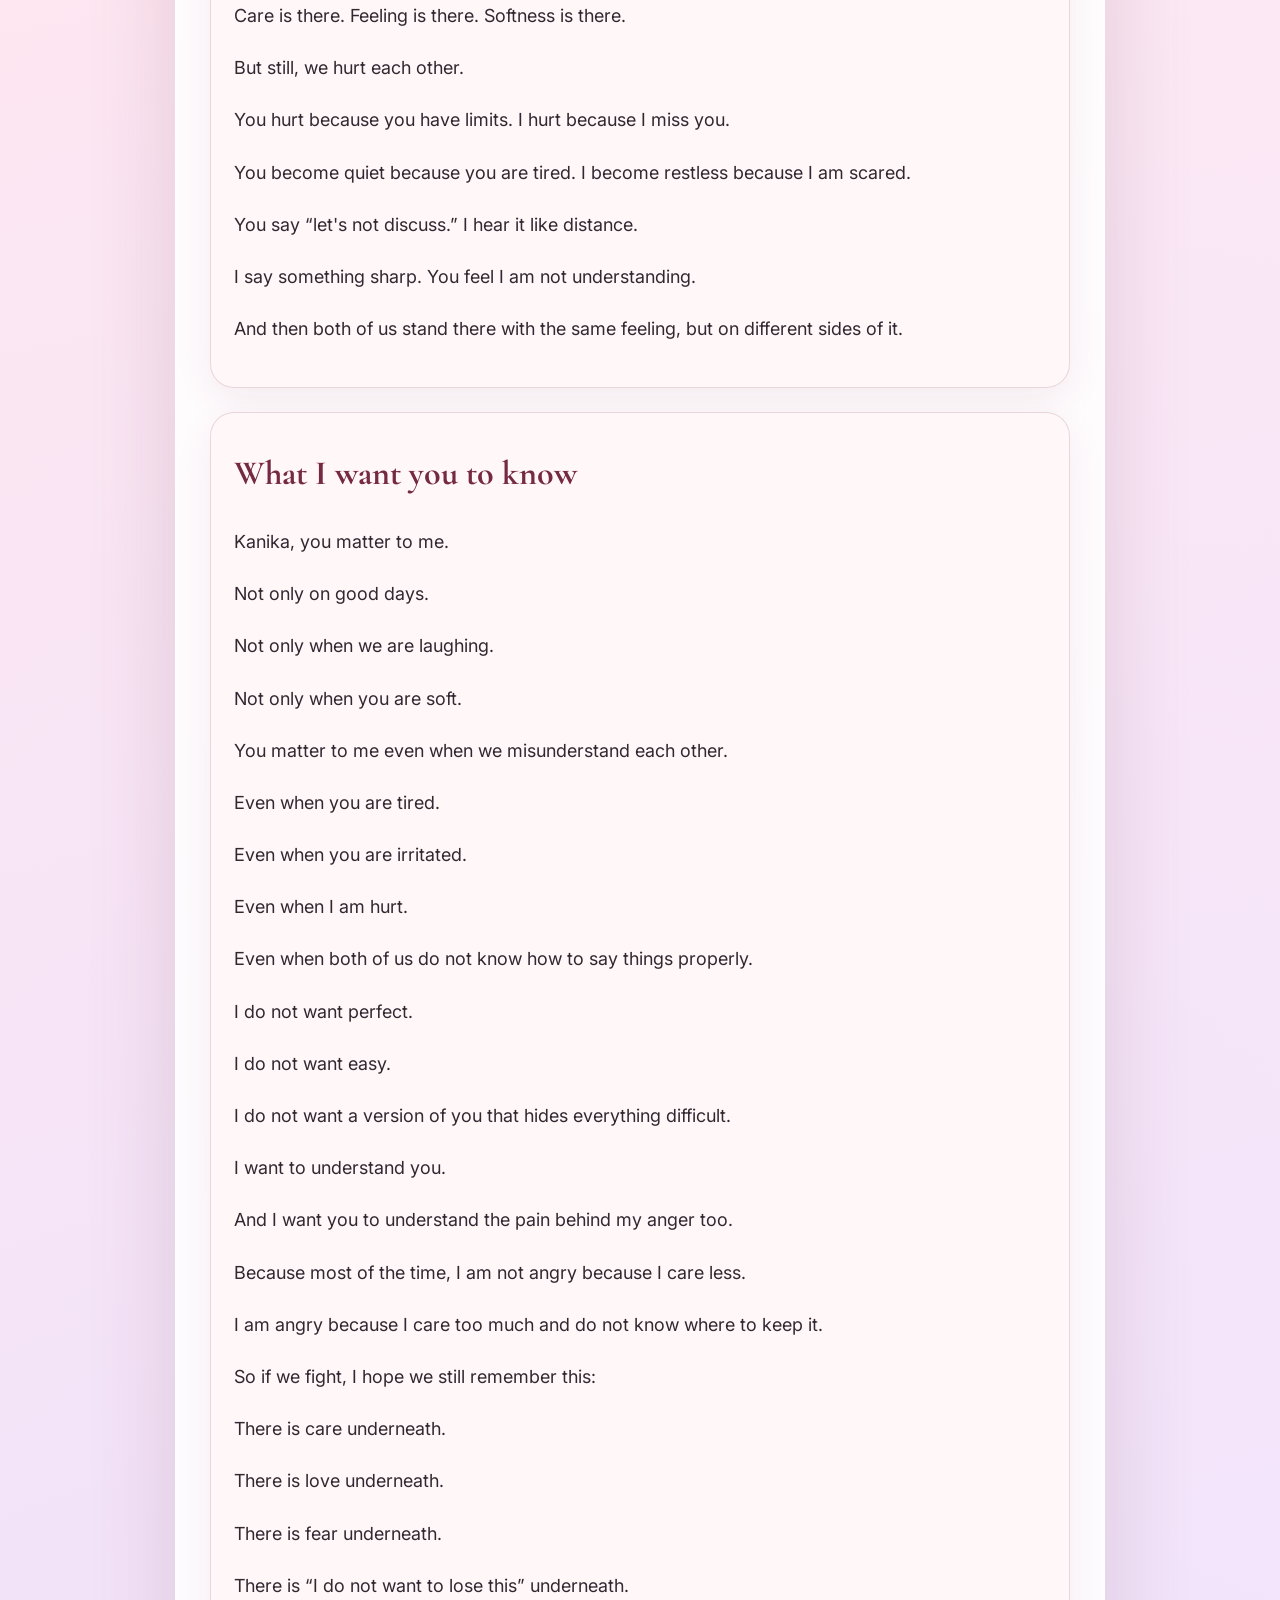
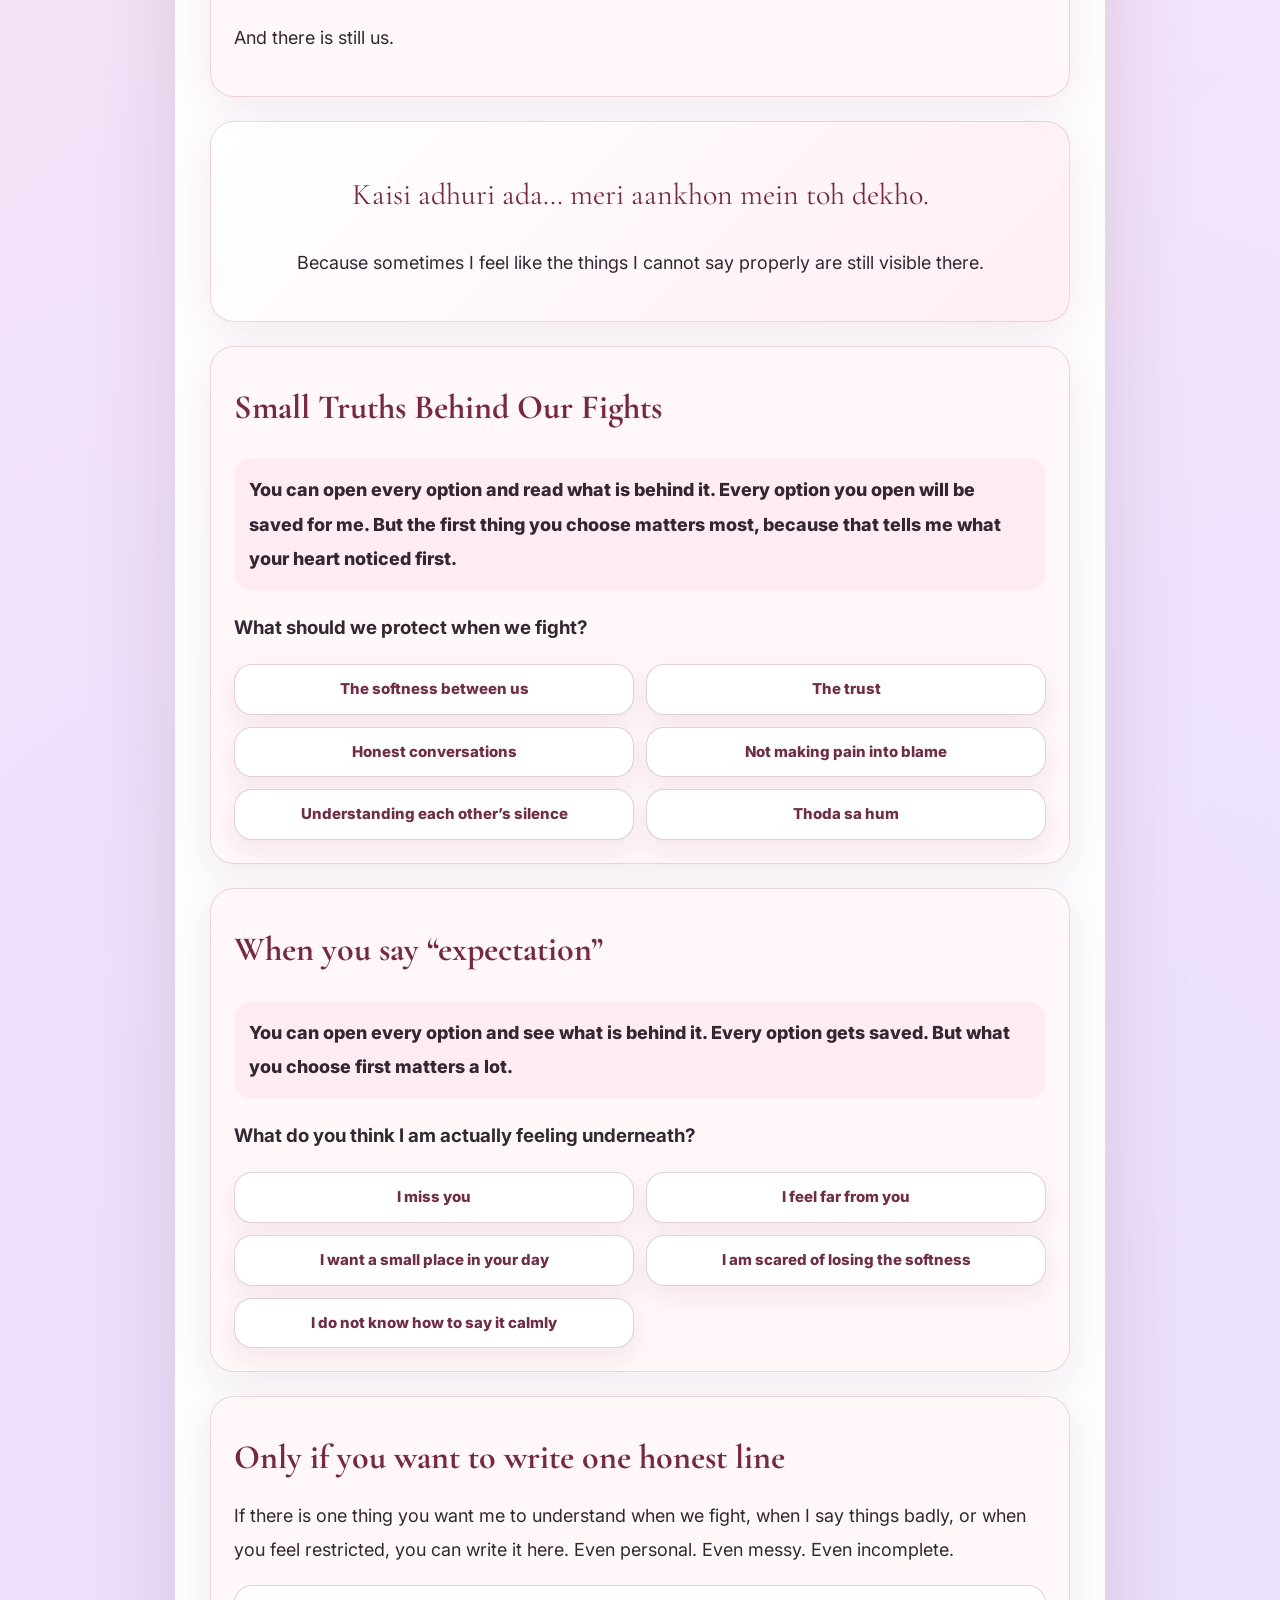
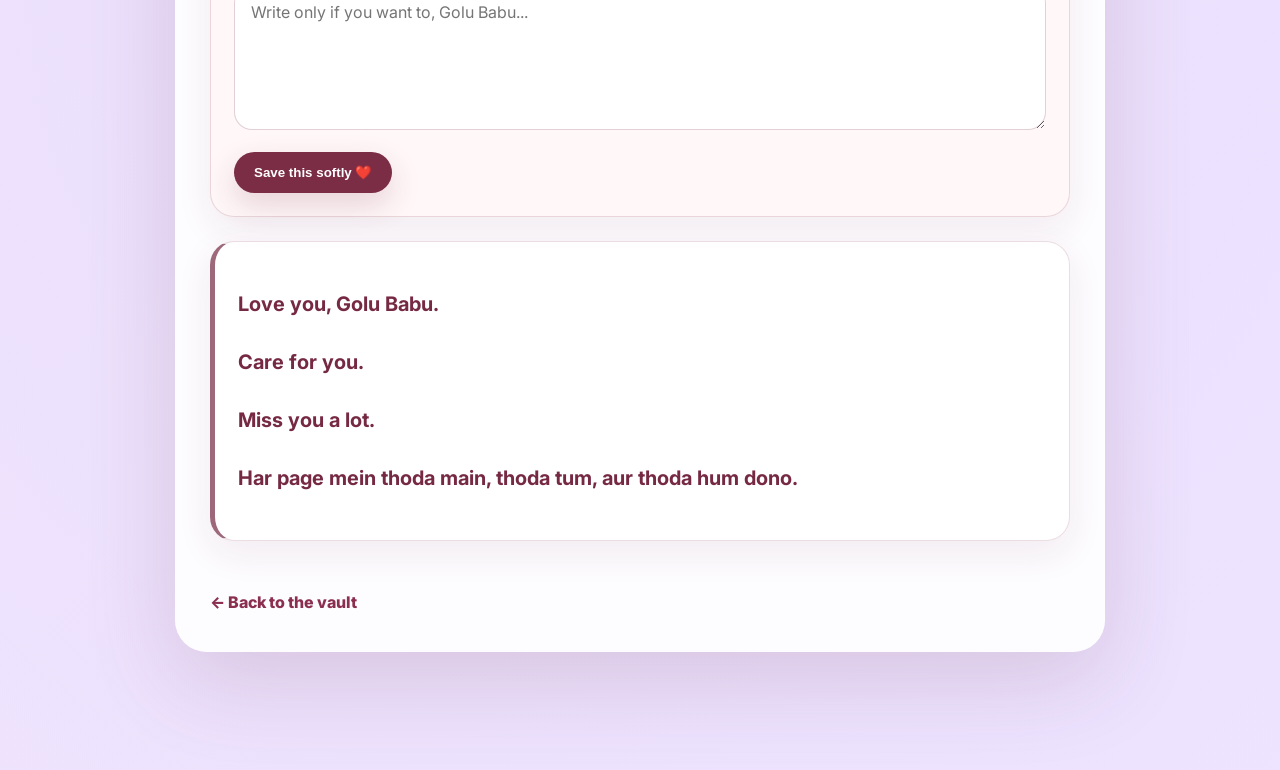
<file: day7.html>
<!DOCTYPE html>
<html lang="en">
<head>
  <meta charset="UTF-8" />
  <meta name="viewport" content="width=device-width, initial-scale=1.0" />
  <title>Day 7 - The Things We Fight About</title>
  <link rel="preconnect" href="https://fonts.googleapis.com">
  <link rel="preconnect" href="https://fonts.gstatic.com" crossorigin>
  <link href="https://fonts.googleapis.com/css2?family=Cormorant+Garamond:wght@500;600;700&family=Inter:wght@400;500;600;700;800&display=swap" rel="stylesheet">
  <link rel="stylesheet" href="style.css">
  <style>
    :root{--ink:#332832;--deep:#762943;--soft:#fff7f8;--line:rgba(126,41,67,.16)}
    body{min-height:100vh;overflow-x:hidden;background:radial-gradient(circle at 14% 10%,rgba(255,196,213,.82),transparent 28%),radial-gradient(circle at 85% 15%,rgba(255,239,189,.82),transparent 26%),radial-gradient(circle at 50% 92%,rgba(226,218,255,.70),transparent 34%),linear-gradient(135deg,#fff8f2 0%,#ffe5ed 42%,#f8ecff 100%)}
    .rain{position:fixed;inset:0;pointer-events:none;z-index:0;overflow:hidden}.rain span{position:absolute;top:-70px;animation:fall linear infinite;opacity:.58;filter:drop-shadow(0 6px 12px rgba(125,42,67,.16))}@keyframes fall{to{transform:translateY(116vh) rotate(28deg);opacity:.08}}
    .page-shell{position:relative;z-index:1}.letter{max-width:930px;margin:46px auto;padding:34px;background:rgba(255,255,255,.88);border:1px solid rgba(255,255,255,.76);border-radius:32px;box-shadow:0 28px 90px rgba(107,42,67,.16);line-height:1.9;backdrop-filter:blur(14px)}
    .photo-grid{display:grid;grid-template-columns:1fr 1fr;gap:14px;margin-bottom:28px}.photo-frame{height:350px;overflow:hidden;background:#fffaf9;border-radius:24px;box-shadow:0 14px 42px rgba(0,0,0,.12);border:1px solid rgba(255,255,255,.74)}.photo-frame img{width:100%;height:100%;object-fit:cover;object-position:center 38%;transform:scale(1.06);display:block}
    .letter h1{font-family:'Cormorant Garamond',serif;font-size:52px;line-height:1.05;color:var(--deep);margin:0 0 14px}.letter h2{font-family:'Cormorant Garamond',serif;font-size:34px;color:var(--deep);margin:6px 0 12px}.letter p,.letter li{font-size:18px;color:var(--ink)}
    .card,.quote,.quiz-box,.answer-box,.recap-box,.lyric-card{margin:24px 0;padding:23px;background:rgba(255,247,248,.92);border:1px solid var(--line);border-radius:24px;box-shadow:0 12px 36px rgba(112,41,68,.08)}.quote{background:rgba(255,255,255,.86);border-left:5px solid rgba(118,41,67,.70)}.lyric-card{background:linear-gradient(135deg,rgba(255,255,255,.88),rgba(255,237,244,.92));text-align:center}.lyric-line{font-family:'Cormorant Garamond',serif;font-size:30px!important;color:#762943!important;line-height:1.35}.small-line{font-size:15px;color:#7a5965;margin-top:-4px}.note{font-weight:800;color:#762943;background:rgba(255,234,241,.82);padding:15px;border-radius:18px}.ending{font-size:20px!important;color:#762943!important}
    .recap-scroll{display:flex;gap:14px;overflow-x:auto;scroll-snap-type:x mandatory;padding:4px 2px 14px;-webkit-overflow-scrolling:touch}.recap-card{min-width:250px;scroll-snap-align:start;background:#fff;border:1px solid rgba(118,41,67,.14);border-radius:20px;padding:18px;box-shadow:0 10px 28px rgba(118,41,67,.08)}.recap-card b{display:block;color:#762943;margin-bottom:8px}.recap-card span{display:block;font-size:14px;color:#7a5965;line-height:1.6}
    .option-grid{display:grid;grid-template-columns:repeat(2,minmax(0,1fr));gap:12px;margin-top:16px}.opt-btn{border:1px solid rgba(118,41,67,.22);background:#fff;color:#6f2d46;border-radius:18px;padding:15px 14px;font:800 15px/1.25 Inter,sans-serif;cursor:pointer;box-shadow:0 10px 24px rgba(118,41,67,.08);transition:transform .18s ease,box-shadow .18s ease,background .18s ease}.opt-btn:hover{transform:translateY(-2px);box-shadow:0 14px 34px rgba(118,41,67,.12)}.opt-btn.opened{background:#7b2d45;color:white}.reveal{display:none;margin-top:18px;padding:18px;background:#fff;border-radius:18px;color:#3d3030;font-size:17px;border:1px solid rgba(118,41,67,.12)}.saved-note{display:none;margin-top:12px;color:#762943;font-weight:800}
    textarea{width:100%;min-height:145px;border:1px solid rgba(118,41,67,.22);border-radius:18px;padding:16px;font-size:16px;font-family:Inter,sans-serif;background:#fff;box-sizing:border-box;resize:vertical;color:#3d3030}.submit-btn{margin-top:12px;border:0;border-radius:999px;background:#7b2d45;color:#fff;padding:13px 20px;font-weight:800;cursor:pointer;box-shadow:0 12px 30px rgba(123,45,69,.18)}.back{display:inline-block;margin-top:22px;color:#8b2f4f;text-decoration:none;font-weight:800}
    @media(max-width:700px){.letter{margin:20px 12px;padding:21px;border-radius:25px}.letter h1{font-size:37px}.letter h2{font-size:28px}.letter p,.letter li{font-size:16px}.photo-grid{grid-template-columns:1fr}.photo-frame{height:330px}.photo-frame img{transform:scale(1.05);object-position:center 35%}.option-grid{grid-template-columns:1fr}.rain span{font-size:28px!important}.submit-btn{width:100%;padding:14px 18px}.card,.quote,.quiz-box,.answer-box,.recap-box,.lyric-card{padding:19px;border-radius:21px}.recap-card{min-width:78vw}.lyric-line{font-size:25px!important}}
  </style>
</head>
<body>
  <div class="rain" aria-hidden="true">
    <span style="left:3%;font-size:34px;animation-duration:10s;animation-delay:0s;">❤️</span><span style="left:10%;font-size:24px;animation-duration:13s;animation-delay:2s;">💗</span><span style="left:18%;font-size:38px;animation-duration:12s;animation-delay:4s;">💖</span><span style="left:27%;font-size:25px;animation-duration:14s;animation-delay:1s;">🫶</span><span style="left:36%;font-size:42px;animation-duration:13s;animation-delay:3s;">❤️</span><span style="left:46%;font-size:26px;animation-duration:11s;animation-delay:5s;">🥺</span><span style="left:55%;font-size:36px;animation-duration:15s;animation-delay:2s;">💞</span><span style="left:66%;font-size:28px;animation-duration:12s;animation-delay:6s;">✨</span><span style="left:76%;font-size:40px;animation-duration:14s;animation-delay:1s;">💗</span><span style="left:87%;font-size:30px;animation-duration:11s;animation-delay:4s;">❤️</span><span style="left:95%;font-size:38px;animation-duration:13s;animation-delay:2s;">💖</span>
  </div>
  <div class="hearts" aria-hidden="true"></div>
  <main class="page-shell"><section class="letter">
    <div class="photo-grid"><div class="photo-frame"><img src="photos/day%201%20(20).jpeg" alt="Golu Babu"></div><div class="photo-frame"><img src="photos/day%201%20(22).jpeg" alt="Golu Babu"></div></div>
    <p class="eyebrow">Day 7</p>
    <h1>The Things We Fight About Are Not Always The Real Things</h1>
    <p>Today I do not want this page to pretend that everything between us is always easy.</p>
    <p>It is not.</p>
    <p>We misunderstand each other. We fight over small things. Office. Lunch. Messages. Waiting. Time. A missed reply. A missed moment. A plan that does not happen.</p>
    <div class="quote"><p>And sometimes, from outside, maybe these things look small.</p><p>But they do not feel small to me when they are connected to you.</p></div>
    <p>Because most of the time, I am not really fighting about that one thing.</p>
    <p>I am fighting with the fear behind it.</p>
    <p>The fear that maybe I do not matter as much as you matter to me. The fear that maybe I am asking for a place in your day that life does not easily allow. The fear that maybe something soft between us will slowly become distance.</p>
    <p>And when that fear comes, I do not always speak properly.</p>
    <p>Sometimes I taunt. Sometimes I sound angry. Sometimes I say things in a way that hurts you.</p>
    <p>Sometimes my “I miss you” comes out as “you do not give me time.” Sometimes my “I needed you today” comes out like a complaint.</p>
    <p>Sometimes my love becomes restless, and that is where I go wrong.</p>
    <p>But the truth underneath it is simple.</p>
    <p>I am not trying to fight with you.</p>
    <p>I am trying, very badly sometimes, to say that you have become very important to me.</p>
    <p>Maybe that is why small things hurt more than they should.</p>

    <div class="recap-box">
      <h2>A small recap of these six days</h2>
      <p class="small-line">Swipe these cards slowly, Golu Babu. Every day carried one small piece of what I wanted you to feel.</p>
      <div class="recap-scroll">
        <div class="recap-card"><b>Day 1 — Before We Begin</b><span>A soft door into the vault. No rush, no pressure, just one page at a time.</span></div>
        <div class="recap-card"><b>Day 2 — Too Many Questions</b><span>The thing that first irritated me slowly became the thing I admired: your sincerity.</span></div>
        <div class="recap-card"><b>Day 3 — When You Became Important</b><span>The silence made me understand that talking to you had become a favourite part of my day.</span></div>
        <div class="recap-card"><b>Day 4 — The Little Things</b><span>Good mornings, care, small messages, and the kind of softness that stays quietly.</span></div>
        <div class="recap-card"><b>Day 5 — The Dhakkan Files</b><span>Fun, hurt, one ordinary day, and the truth that small moments with you matter more than they look.</span></div>
        <div class="recap-card"><b>Day 6 — You Don't Have To Hide</b><span>A safe place for your tiredness, your thoughts, your silence, and the woman behind everything you carry.</span></div>
      </div>
    </div>

    <div class="card">
      <h2>When You Say “Expectation”</h2>
      <p>There is one word that hurts me more than I show.</p>
      <p><b>Expectation.</b></p>
      <p>Sometimes when I ask for time, when I ask for a small moment, when I ask why something mattered to me, it becomes “expectation.”</p>
      <p>And maybe from your side, it really feels like that.</p>
      <p>Maybe you feel I am asking for something you cannot always give.</p>
      <p>Maybe you feel tired because you already carry so much, and then my need also starts standing in front of you.</p>
      <p>I understand that.</p>
      <p>But from my side, it does not feel like a demand.</p>
      <p>It feels like pain.</p>
      <p>It feels like I am trying to say, “I need you a little today,” but it comes out badly.</p>
      <p>It feels like I am trying to say, “Please make a little space for me too,” but it sounds like a complaint.</p>
      <p>It feels like I am trying to say, “You matter too much to me,” but it becomes anger.</p>
      <p>And yes, I will not lie.</p>
      <p>I do have some expectations.</p>
      <p>Because I care.</p>
      <p>Because I love.</p>
      <p>Because when someone becomes this important, you naturally start wanting a little time, a little softness, a little reassurance, a little place in their day.</p>
      <p>I do not think that feeling itself is wrong.</p>
      <p>What becomes wrong is the way I say it sometimes.</p>
      <p>Sometimes I try to smile so you do not feel bad.</p>
      <p>Sometimes I try to talk normally so the day does not become heavy.</p>
      <p>Sometimes I try to control my anger because I know you are already going through a lot.</p>
      <p>But inside, my mood breaks.</p>
      <p>My day gets affected.</p>
      <p>My eyes fill up.</p>
      <p>And then the anger you see is not really anger.</p>
      <p>It is hurt.</p>
      <p>It is fear.</p>
      <p>It is me not knowing where to keep all this feeling.</p>
      <p>When I do something for you and you like it, it means something to me.</p>
      <p>Not because I want something in return.</p>
      <p>But because it tells me that somewhere, something from me reaches you.</p>
      <p>And when that same space becomes “expectation,” I do not know how to hold it.</p>
      <p>Because I am not trying to take from you.</p>
      <p>I am trying to be there for you.</p>
      <p>I am trying to make you feel seen.</p>
      <p>I am trying to give you the care I feel you deserve.</p>
      <p>And maybe in return, I just want to feel that I also have a small place somewhere in you.</p>
      <p>Not a loud place.</p>
      <p>Not a wrong place.</p>
      <p>Just a real one.</p>
      <p>So if we fight about expectations, maybe the real fight is not about expectation at all.</p>
      <p>Maybe it is about two people who care, but do not always know how to carry that care without hurting each other.</p>
      <p>You call it expectation.</p>
      <p>I feel it as longing.</p>
      <p>You feel pressure.</p>
      <p>I feel distance.</p>
      <p>You get tired.</p>
      <p>I get scared.</p>
      <p>And somewhere in between, both of us get hurt.</p>
      <p>I do not want that.</p>
      <p>I do not want my love to hurt you.</p>
      <p>But I also do not want my pain to become invisible.</p>
      <p>So I am writing it here, calmly, because I do not always say it calmly:</p>
      <p>When I ask for time, I am not always asking for a plan.</p>
      <p>Sometimes I am just asking to feel close to you.</p>
      <p>When I get upset, I am not always angry at you.</p>
      <p>Sometimes I am just scared of losing the softness between us.</p>
      <p>And when I say something badly, the real sentence behind it is usually very simple:</p>
      <p><b>I miss you, Golu Babu.</b></p>
      <p><b>I miss you more than I know how to say properly.</b></p>
    </div>

    <div class="card">
      <h2>Your side also matters</h2>
      <p>This page is not only about my pain.</p>
      <p>Because I know you also have your side.</p>
      <p>Your body pain. Your home. Your work. Your responsibilities. Your family. Your limits. Your own thoughts that you may not always be able to explain.</p>
      <p>And maybe when I keep asking from my hurt, you feel tired too.</p>
      <p>Maybe you feel helpless.</p>
      <p>Maybe you feel like even when you care, you still cannot give what I am asking for.</p>
      <p>Maybe you feel bad because you are also stuck between what you feel and what life allows.</p>
      <p>I know this is not simple for you either.</p>
      <p>That is why these fights hurt differently.</p>
      <p>Because it is not like care is missing.</p>
      <p>Care is there. Feeling is there. Softness is there.</p>
      <p>But still, we hurt each other.</p>
      <p>You hurt because you have limits. I hurt because I miss you.</p>
      <p>You become quiet because you are tired. I become restless because I am scared.</p>
      <p>You say “let's not discuss.” I hear it like distance.</p>
      <p>I say something sharp. You feel I am not understanding.</p>
      <p>And then both of us stand there with the same feeling, but on different sides of it.</p>
    </div>

    <div class="card">
      <h2>What I want you to know</h2>
      <p>Kanika, you matter to me.</p>
      <p>Not only on good days.</p>
      <p>Not only when we are laughing.</p>
      <p>Not only when you are soft.</p>
      <p>You matter to me even when we misunderstand each other.</p>
      <p>Even when you are tired.</p>
      <p>Even when you are irritated.</p>
      <p>Even when I am hurt.</p>
      <p>Even when both of us do not know how to say things properly.</p>
      <p>I do not want perfect.</p>
      <p>I do not want easy.</p>
      <p>I do not want a version of you that hides everything difficult.</p>
      <p>I want to understand you.</p>
      <p>And I want you to understand the pain behind my anger too.</p>
      <p>Because most of the time, I am not angry because I care less.</p>
      <p>I am angry because I care too much and do not know where to keep it.</p>
      <p>So if we fight, I hope we still remember this:</p>
      <p>There is care underneath.</p>
      <p>There is love underneath.</p>
      <p>There is fear underneath.</p>
      <p>There is “I do not want to lose this” underneath.</p>
      <p>And there is still us.</p>
    </div>

    <div class="lyric-card">
      <p class="lyric-line">Kaisi adhuri ada… meri aankhon mein toh dekho.</p>
      <p>Because sometimes I feel like the things I cannot say properly are still visible there.</p>
    </div>

    <div class="quiz-box" id="quiz1">
      <h2>Small Truths Behind Our Fights</h2>
      <p class="note">You can open every option and read what is behind it. Every option you open will be saved for me. But the first thing you choose matters most, because that tells me what your heart noticed first.</p>
      <h3>What should we protect when we fight?</h3>
      <div class="option-grid">
        <button class="opt-btn" type="button" onclick="openOption(this,'quiz1','The softness between us','first quiz','Because fights will happen. Misunderstandings will happen. But I do not want us to lose the softness that made this feel special in the first place.')">The softness between us</button>
        <button class="opt-btn" type="button" onclick="openOption(this,'quiz1','The trust','first quiz','Because if trust stays, even difficult conversations can become easier. I want you to feel that you can tell me things without being judged, and I want to learn to hold them better.')">The trust</button>
        <button class="opt-btn" type="button" onclick="openOption(this,'quiz1','Honest conversations','first quiz','Because sometimes we both say half-truths, safe answers, irritated words, or let us not discuss. But the real thing is usually deeper than the sentence.')">Honest conversations</button>
        <button class="opt-btn" type="button" onclick="openOption(this,'quiz1','Not making pain into blame','first quiz','Because my hurt sometimes comes out like anger. Your helplessness sometimes comes out like distance. I want us to understand the pain before it becomes blame.')">Not making pain into blame</button>
        <button class="opt-btn" type="button" onclick="openOption(this,'quiz1','Understanding each other’s silence','first quiz','Because your silence can mean tiredness, pain, or too much going on. My silence can mean hurt, fear, or not knowing how to say I miss you.')">Understanding each other’s silence</button>
        <button class="opt-btn" type="button" onclick="openOption(this,'quiz1','Thoda sa hum','first quiz','Because maybe that is what I am scared of losing the most — not a perfect version of us, just the small space where both of us still feel connected.')">Thoda sa hum</button>
      </div>
      <div class="reveal" id="quiz1Reveal"></div><div class="saved-note" id="quiz1Saved">Saved softly ❤️</div>
    </div>

    <div class="quiz-box" id="quiz2">
      <h2>When you say “expectation”</h2>
      <p class="note">You can open every option and see what is behind it. Every option gets saved. But what you choose first matters a lot.</p>
      <h3>What do you think I am actually feeling underneath?</h3>
      <div class="option-grid">
        <button class="opt-btn" type="button" onclick="openOption(this,'quiz2','I miss you','expectation quiz','Maybe the word is expectation. But underneath it, most of the time, it is longing. I am usually just trying badly to say: I miss you, Golu Babu.')">I miss you</button>
        <button class="opt-btn" type="button" onclick="openOption(this,'quiz2','I feel far from you','expectation quiz','Sometimes I am not asking for something big. I am asking to feel close again because distance scares me more than I show.')">I feel far from you</button>
        <button class="opt-btn" type="button" onclick="openOption(this,'quiz2','I want a small place in your day','expectation quiz','Not a loud place. Not a wrong place. Just a small real place where I feel I matter too.')">I want a small place in your day</button>
        <button class="opt-btn" type="button" onclick="openOption(this,'quiz2','I am scared of losing the softness','expectation quiz','The fight is rarely about the small thing. It is about the fear that the softness between us may slowly get hurt.')">I am scared of losing the softness</button>
        <button class="opt-btn" type="button" onclick="openOption(this,'quiz2','I do not know how to say it calmly','expectation quiz','I know the way I say it sometimes is wrong. But the feeling behind it is not fake. It is usually pain that did not find the right words.')">I do not know how to say it calmly</button>
      </div>
      <div class="reveal" id="quiz2Reveal"></div><div class="saved-note" id="quiz2Saved">Saved softly ❤️</div>
    </div>

    <div class="answer-box">
      <h2>Only if you want to write one honest line</h2>
      <p class="small-line">If there is one thing you want me to understand when we fight, when I say things badly, or when you feel restricted, you can write it here. Even personal. Even messy. Even incomplete.</p>
      <textarea id="honestLine" placeholder="Write only if you want to, Golu Babu..."></textarea><br>
      <button class="submit-btn" type="button" onclick="saveHonestLine()">Save this softly ❤️</button>
      <div class="saved-note" id="lineSaved">Saved gently, Golu Babu ❤️</div>
    </div>

    <div class="quote">
      <p class="ending"><b>Love you, Golu Babu.</b></p>
      <p class="ending"><b>Care for you.</b></p>
      <p class="ending"><b>Miss you a lot.</b></p>
      <p class="ending"><b>Har page mein thoda main, thoda tum, aur thoda hum dono.</b></p>
    </div>

    <a class="back" href="index.html">← Back to the vault</a>
  </section></main>

  <iframe name="day7_hidden_iframe" id="day7_hidden_iframe" style="display:none;"></iframe>
  <form id="sheetForm" action="https://script.google.com/macros/s/AKfycbzubZNrwwE0IS8tZjK76If5901DdDww7TxKKPWgPqkriqKVxtm_1ndD6eGj-wIBRNK1/exec" method="POST" target="day7_hidden_iframe" style="display:none;" accept-charset="UTF-8">
    <input type="hidden" name="page" id="sheetPage" value="">
    <input type="hidden" name="quiz1" id="sheetQuiz1" value="">
    <input type="hidden" name="quiz2" id="sheetQuiz2" value="">
    <input type="hidden" name="quiz3" id="sheetQuiz3" value="">
    <input type="hidden" name="heartMessage" id="sheetHeartMessage" value="">
    <input type="hidden" name="userAgent" id="sheetUA" value="">
  </form>
  <script>
    const opened={quiz1:[],quiz2:[]};const firstChoice={quiz1:null,quiz2:null};
    function submitToSheet(page,quiz1,quiz2,quiz3,heartMessage){
      document.getElementById('sheetPage').value=page||'';document.getElementById('sheetQuiz1').value=quiz1||'';document.getElementById('sheetQuiz2').value=quiz2||'';document.getElementById('sheetQuiz3').value=quiz3||'';document.getElementById('sheetHeartMessage').value=heartMessage||'';document.getElementById('sheetUA').value=navigator.userAgent;document.getElementById('sheetForm').submit();
    }
    function openOption(button,quizId,value,quizLabel,message){
      const reveal=document.getElementById(quizId+'Reveal');reveal.innerHTML='<b>'+value+'</b><br>'+message;reveal.style.display='block';button.classList.add('opened');
      if(!opened[quizId].includes(value)){opened[quizId].push(value);let marker='choice-clicked';if(!firstChoice[quizId]){firstChoice[quizId]=value;marker='first-choice-clicked'}submitToSheet('day7-'+quizId,value,quizLabel,marker,'Opened options: '+opened[quizId].join(', ')+' | First choice: '+firstChoice[quizId]);document.getElementById(quizId+'Saved').style.display='block'}
    }
    function saveHonestLine(){const text=document.getElementById('honestLine').value.trim();submitToSheet('day7-honest-line','If there is one thing you want me to understand when we fight','Quiz1 first: '+(firstChoice.quiz1||'None')+' | Quiz2 first: '+(firstChoice.quiz2||'None'),'honest-line-submitted',text);document.getElementById('lineSaved').style.display='block';setTimeout(function(){document.getElementById('honestLine').value=''},1200)}
  </script>
  <script src="script.js"></script>
</body>
</html>
</file>
<file: style.css>
:root {
  --rose: #d88aa7;
  --deep-rose: #5a2340;
  --cream: #fff9f4;
  --blush: #f7c7d9;
  --gold: #c99a4f;
  --ink: #2f2230;
  --wine: #321827;
  --mauve: #8b4c68;
  --glass: rgba(255, 255, 255, 0.68);
  --shadow: 0 28px 80px rgba(72, 25, 49, 0.22);
}

* {
  box-sizing: border-box;
}

body {
  min-height: 100vh;
  margin: 0;
  color: var(--ink);
  font-family: "Inter", system-ui, sans-serif;
  background:
    radial-gradient(circle at 14% 10%, rgba(255, 226, 190, 0.9), transparent 26rem),
    radial-gradient(circle at 86% 8%, rgba(255, 184, 214, 0.62), transparent 24rem),
    radial-gradient(circle at 50% 92%, rgba(139, 76, 104, 0.36), transparent 30rem),
    linear-gradient(135deg, #fffaf5 0%, #f7d7e5 42%, #c98aa6 100%);
  overflow-x: hidden;
}

body::before {
  position: fixed;
  inset: 0;
  content: "";
  pointer-events: none;
  background-image:
    linear-gradient(rgba(255, 255, 255, 0.26) 1px, transparent 1px),
    linear-gradient(90deg, rgba(255, 255, 255, 0.2) 1px, transparent 1px);
  background-size: 46px 46px;
  mask-image: linear-gradient(to bottom, rgba(0, 0, 0, 0.78), transparent 82%);
}

body::after {
  position: fixed;
  inset: 18px;
  content: "";
  pointer-events: none;
  border: 1px solid rgba(255, 255, 255, 0.45);
  border-radius: 34px;
  z-index: 0;
}

.page-shell {
  position: relative;
  z-index: 1;
  width: min(1120px, calc(100% - 32px));
  margin: 0 auto;
  padding: 56px 0 72px;
}

.hero {
  min-height: 52vh;
  display: grid;
  align-content: center;
  justify-items: center;
  text-align: center;
  padding: 36px 0 44px;
}

.eyebrow {
  margin: 0 0 14px;
  color: var(--mauve);
  font-size: 0.78rem;
  font-weight: 800;
  letter-spacing: 0.2em;
  text-transform: uppercase;
}

h1 {
  margin: 0;
  font-family: "Cormorant Garamond", Georgia, serif;
  font-size: clamp(4.2rem, 11vw, 9.5rem);
  line-height: 0.9;
  color: var(--deep-rose);
  text-shadow: 0 12px 38px rgba(90, 35, 64, 0.22);
}

.message {
  max-width: 680px;
  margin: 26px auto 34px;
  font-family: "Cormorant Garamond", Georgia, serif;
  font-size: clamp(1.55rem, 4vw, 2.55rem);
  font-weight: 600;
  line-height: 1.18;
}

.countdown {
  display: grid;
  grid-template-columns: repeat(4, minmax(84px, 1fr));
  gap: 12px;
  width: min(620px, 100%);
}

.time-card {
  min-height: 112px;
  display: grid;
  place-items: center;
  padding: 18px 12px;
  border: 1px solid rgba(90, 35, 64, 0.16);
  border-radius: 22px;
  background: var(--glass);
  box-shadow: var(--shadow);
  backdrop-filter: blur(18px);
}

.time-card span {
  display: block;
  font-family: "Cormorant Garamond", Georgia, serif;
  font-size: clamp(2.4rem, 8vw, 4rem);
  font-weight: 700;
  line-height: 0.9;
  color: var(--deep-rose);
}

.time-card small {
  color: rgba(47, 34, 48, 0.72);
  font-size: 0.75rem;
  font-weight: 800;
  text-transform: uppercase;
}

.cards-section {
  padding-top: 18px;
}

.cards-grid {
  display: grid;
  grid-template-columns: repeat(4, minmax(0, 1fr));
  gap: 16px;
}

.love-card {
  position: relative;
  min-height: 210px;
  padding: 22px;
  border: 1px solid rgba(90, 35, 64, 0.15);
  border-radius: 26px;
  background: linear-gradient(145deg, rgba(255, 255, 255, 0.78), rgba(255, 247, 250, 0.54));
  box-shadow: 0 20px 58px rgba(72, 25, 49, 0.15);
  overflow: hidden;
  transition: transform 220ms ease, border-color 220ms ease, background 220ms ease;
}

.love-card::before {
  position: absolute;
  inset: 0;
  content: "";
  background:
    radial-gradient(circle at 18% 14%, rgba(255,255,255,.7), transparent 9rem),
    linear-gradient(145deg, rgba(255, 255, 255, 0.34), transparent 48%);
  pointer-events: none;
}

.love-card:hover {
  transform: translateY(-5px);
  border-color: rgba(90, 35, 64, 0.34);
}

.love-card h2 {
  position: relative;
  min-height: 66px;
  margin: 38px 0 14px;
  font-family: "Cormorant Garamond", Georgia, serif;
  font-size: clamp(1.7rem, 3vw, 2.25rem);
  line-height: 1;
  color: var(--deep-rose);
}

.love-card p {
  position: relative;
  margin: 0;
  color: rgba(47, 34, 48, 0.74);
  line-height: 1.55;
}

.lock {
  position: absolute;
  top: 18px;
  right: 18px;
  z-index: 1;
  display: inline-grid;
  place-items: center;
  min-width: 54px;
  height: 28px;
  border-radius: 999px;
  color: #ffffff;
  background: var(--deep-rose);
  font-size: 0.72rem;
  font-weight: 800;
  text-transform: uppercase;
}

.locked {
  filter: saturate(0.78);
}

.locked h2,
.locked p {
  opacity: 0.68;
}

.unlocked {
  background: linear-gradient(145deg, rgba(255, 255, 255, 0.9), rgba(255, 241, 247, 0.74));
  border-color: rgba(201, 154, 79, 0.52);
}

.unlocked .lock {
  background: var(--gold);
}

.birthday-card {
  grid-column: span 2;
}

.hearts {
  position: fixed;
  inset: 0;
  pointer-events: none;
  overflow: hidden;
  z-index: 0;
}

.heart {
  position: absolute;
  bottom: -40px;
  width: 18px;
  height: 18px;
  opacity: 0;
  transform: rotate(45deg);
  animation: float-heart linear forwards;
  background: rgba(90, 35, 64, 0.38);
}

.heart::before,
.heart::after {
  position: absolute;
  width: 18px;
  height: 18px;
  border-radius: 50%;
  content: "";
  background: inherit;
}

.heart::before {
  left: -9px;
}

.heart::after {
  top: -9px;
}

@keyframes float-heart {
  0% {
    opacity: 0;
    transform: translateY(0) rotate(45deg) scale(0.7);
  }
  12%,
  82% {
    opacity: 1;
  }
  100% {
    opacity: 0;
    transform: translateY(-110vh) rotate(45deg) scale(1.35);
  }
}

@media (max-width: 860px) {
  .cards-grid {
    grid-template-columns: repeat(2, minmax(0, 1fr));
  }

  .birthday-card {
    grid-column: span 2;
  }
}

@media (max-width: 560px) {
  body::after { inset: 9px; border-radius: 24px; }

  .page-shell {
    width: min(100% - 22px, 1120px);
    padding: 34px 0 48px;
  }

  .hero {
    min-height: auto;
    padding: 28px 0 34px;
  }

  .countdown {
    grid-template-columns: repeat(2, minmax(0, 1fr));
  }

  .time-card {
    min-height: 96px;
  }

  .cards-grid {
    grid-template-columns: 1fr;
  }

  .birthday-card {
    grid-column: span 1;
  }

  .love-card {
    min-height: 184px;
  }
}

/* Birthday cake reveal photo fix: show full photo instead of cropping it. */
.our-polaroid img {
  width: 100% !important;
  height: auto !important;
  max-height: 360px !important;
  object-fit: contain !important;
  object-position: center center !important;
  background: #fff8f2 !important;
  display: block !important;
}

@media (max-width: 560px) {
  .our-polaroid img {
    max-height: 300px !important;
  }
}

/* Birthday floating photo fix: photos should decorate, not cover text. */
.letter .floating-photo,
.love-letter .floating-photo {
  position: relative !important;
  right: auto !important;
  bottom: auto !important;
  left: auto !important;
  float: right !important;
  width: 118px !important;
  height: 146px !important;
  margin: 0 0 16px 22px !important;
  z-index: 0 !important;
}

.letter .floating-photo.left,
.love-letter .floating-photo.left {
  float: left !important;
  margin: 0 22px 16px 0 !important;
}

.letter::after,
.love-letter::after {
  content: "";
  display: block;
  clear: both;
}

@media (max-width: 760px) {
  .letter .floating-photo,
  .love-letter .floating-photo,
  .letter .floating-photo.left,
  .love-letter .floating-photo.left {
    float: none !important;
    display: block !important;
    width: 120px !important;
    height: 140px !important;
    margin: 12px auto 0 !important;
  }
}

/* Final cake reveal photo fix: use a complete together photo instead of the cropped cup photo. */
.cake-reveal .our-polaroid {
  position: relative !important;
}

.cake-reveal .our-polaroid img {
  display: none !important;
}

.cake-reveal .our-polaroid::before {
  content: "";
  display: block;
  width: 100%;
  height: min(64vw, 430px);
  border-radius: 10px;
  background: #fff8f2 url("photos/day%201%20(7).jpeg") center center / contain no-repeat;
}

@media (max-width: 560px) {
  .cake-reveal .our-polaroid::before {
    height: 300px;
  }
}

/* Mobile web polish for the birthday page: every section must fit cleanly on small screens. */
@media (max-width: 760px) {
  .birthday-shell {
    width: calc(100% - 14px) !important;
    margin: 10px auto 30px !important;
  }

  .hero {
    padding: 34px 16px 28px !important;
    border-radius: 28px !important;
  }

  .hero::before,
  .hero::after {
    font-size: 30px !important;
    top: 12px !important;
  }

  .hero::before { left: 12px !important; }
  .hero::after { right: 12px !important; }

  .hero h1 {
    font-size: clamp(44px, 14vw, 72px) !important;
    line-height: 0.95 !important;
  }

  .hero .sub {
    font-size: clamp(20px, 6vw, 28px) !important;
    line-height: 1.18 !important;
  }

  .hero .note,
  .section p {
    font-size: 16px !important;
    line-height: 1.72 !important;
    overflow-wrap: break-word !important;
  }

  .section {
    margin-top: 18px !important;
    padding: 22px 15px !important;
    border-radius: 24px !important;
  }

  .section h2 {
    font-size: clamp(32px, 10vw, 44px) !important;
    line-height: 1.05 !important;
  }

  .section h3 {
    font-size: 26px !important;
    line-height: 1.12 !important;
  }

  .photo-marquee {
    border-radius: 22px !important;
    padding: 9px !important;
  }

  .photo-track img {
    width: 136px !important;
    height: 190px !important;
    transform: none !important;
    border-radius: 18px !important;
  }

  .time-bubbles,
  .mini-stats,
  .quote-grid,
  .wish-grid,
  .birthday-choice-grid {
    grid-template-columns: 1fr !important;
  }

  .time-bubbles {
    gap: 10px !important;
  }

  .time-bubble {
    padding: 16px 10px !important;
    border-radius: 20px !important;
  }

  .mini-stat,
  .wish,
  .wish-btn {
    width: 100% !important;
  }

  .recap-scroll {
    gap: 10px !important;
    padding-bottom: 12px !important;
  }

  .recap-card {
    flex: 0 0 min(86vw, 310px) !important;
    padding: 18px !important;
  }

  .cake-btn {
    font-size: 82px !important;
  }

  .cake-reveal {
    width: 100% !important;
    padding: 18px 12px !important;
    border-radius: 22px !important;
  }

  .our-polaroid {
    width: min(100%, 330px) !important;
    max-width: 100% !important;
    padding: 8px 8px 16px !important;
    transform: none !important;
  }

  .cake-reveal .our-polaroid::before {
    height: auto !important;
    aspect-ratio: 4 / 5 !important;
    max-height: 440px !important;
    background-position: top center !important;
    background-size: contain !important;
  }

  .our-polaroid small {
    font-size: 18px !important;
    line-height: 1.15 !important;
  }

  .floating-photo,
  .floating-photo.left,
  .letter .floating-photo,
  .love-letter .floating-photo,
  .letter .floating-photo.left,
  .love-letter .floating-photo.left {
    position: relative !important;
    float: none !important;
    display: block !important;
    width: min(56vw, 150px) !important;
    height: auto !important;
    aspect-ratio: 4 / 5 !important;
    object-fit: cover !important;
    margin: 16px auto 6px !important;
    left: auto !important;
    right: auto !important;
    bottom: auto !important;
    top: auto !important;
    z-index: 0 !important;
  }

  .heart-box textarea {
    min-height: 120px !important;
    font-size: 16px !important;
  }

  .submit-btn {
    width: 100% !important;
  }
}

@media (max-width: 420px) {
  .birthday-shell {
    width: calc(100% - 10px) !important;
  }

  .section {
    padding: 20px 13px !important;
  }

  .time-bubble b {
    font-size: 38px !important;
  }

  .party-line {
    display: flex !important;
    white-space: normal !important;
    text-align: center !important;
    justify-content: center !important;
  }
}
</file>
